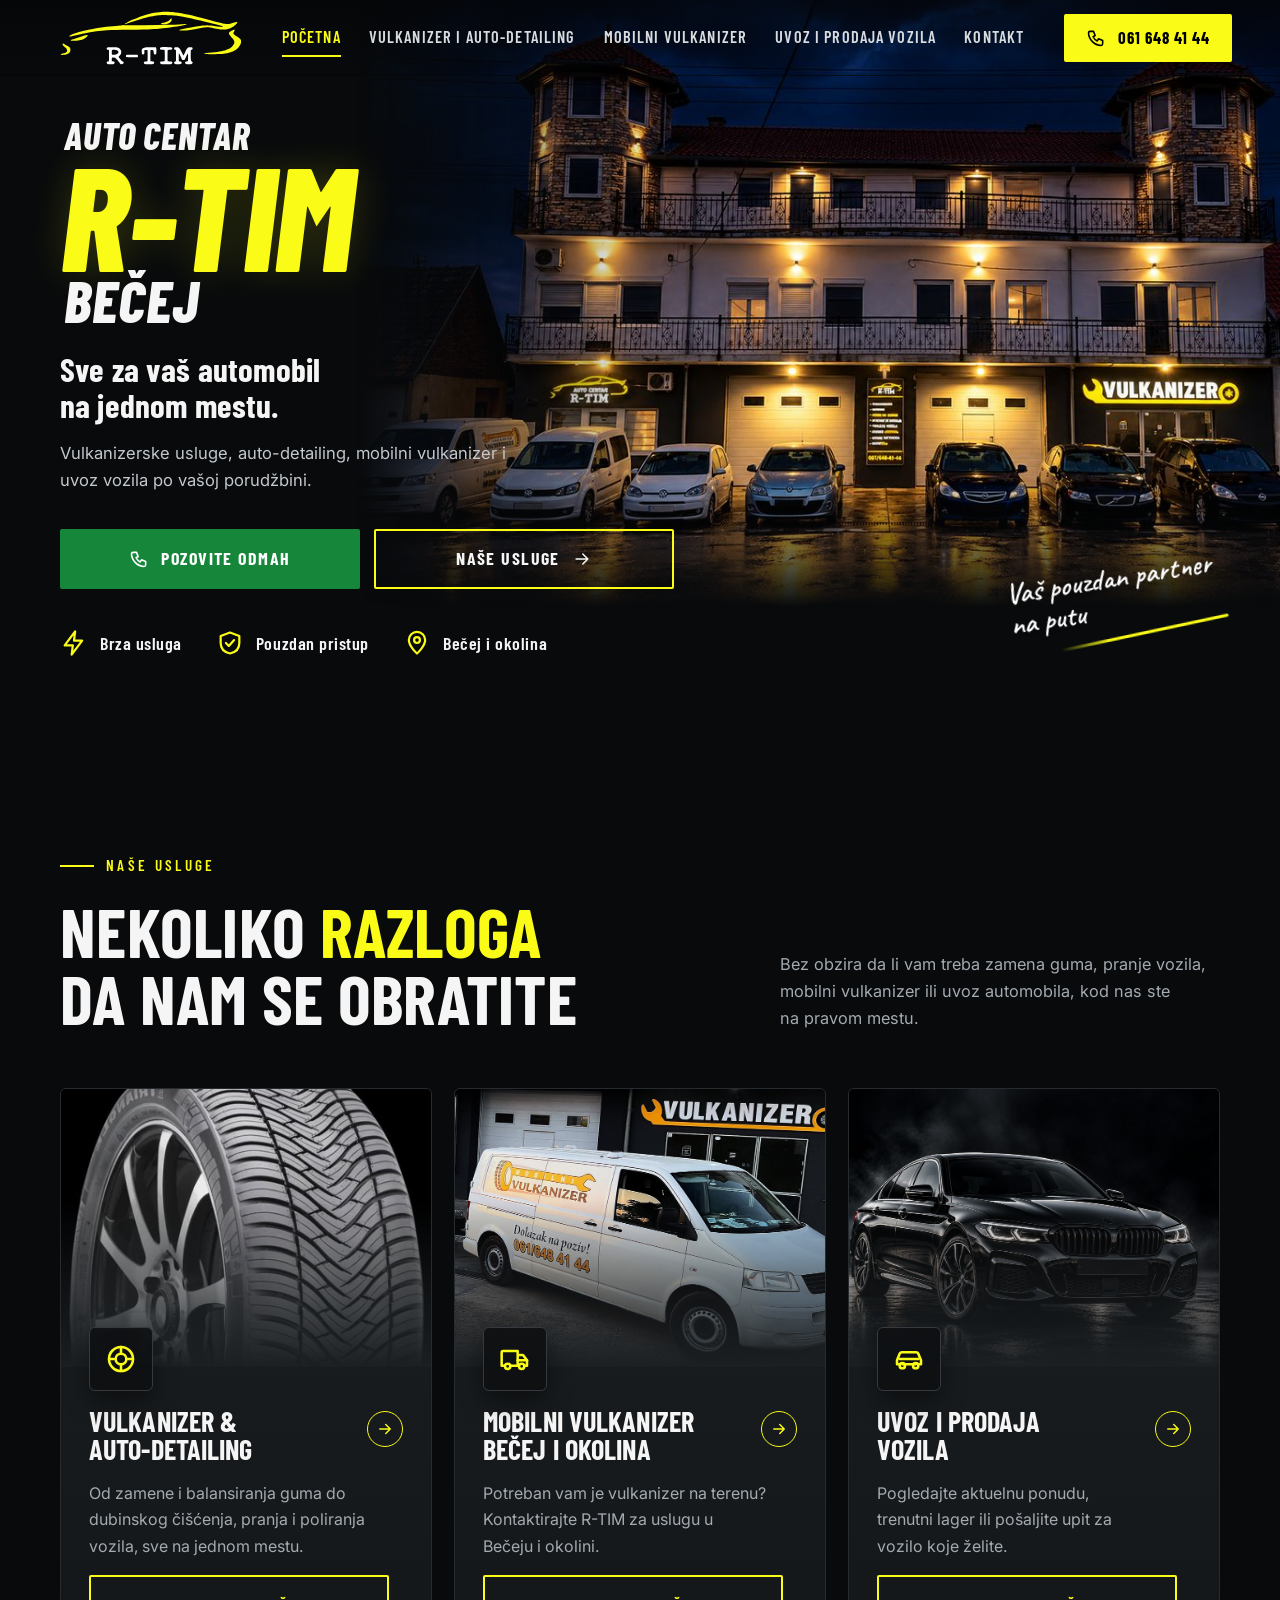
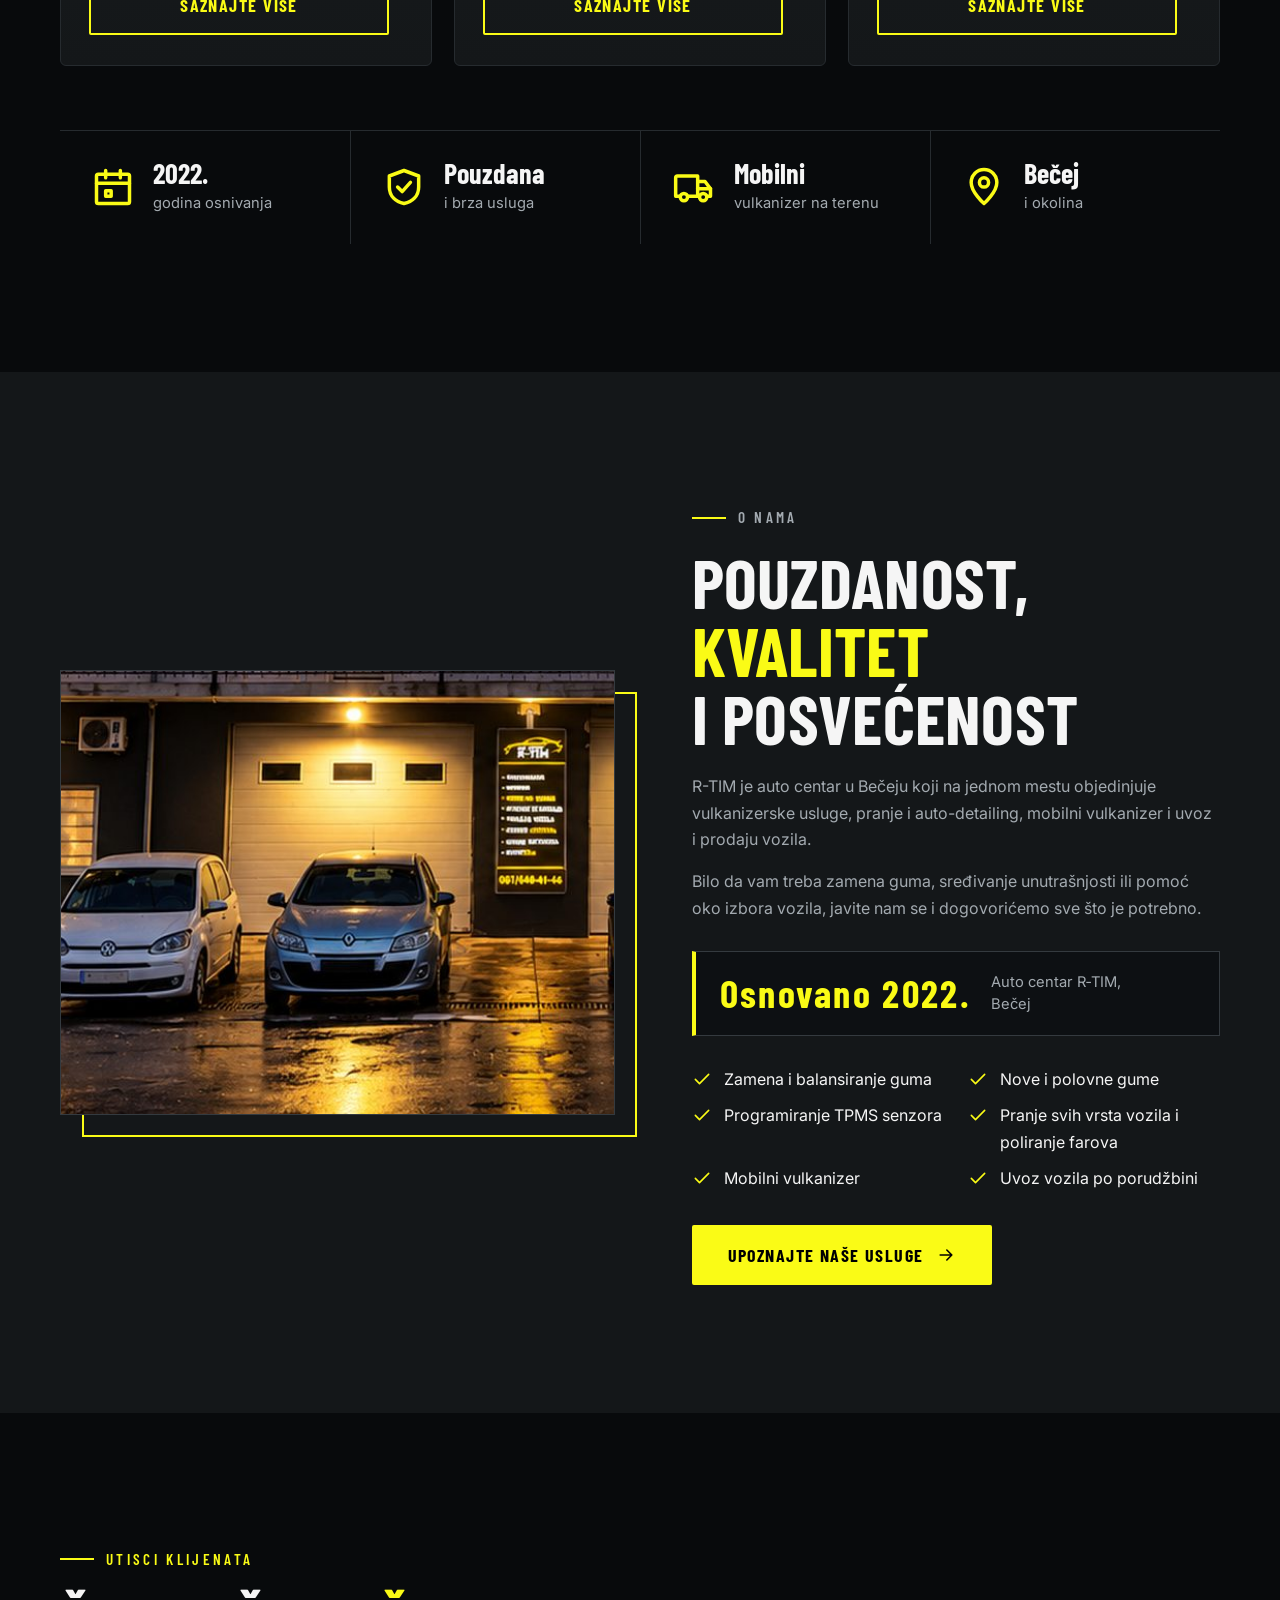
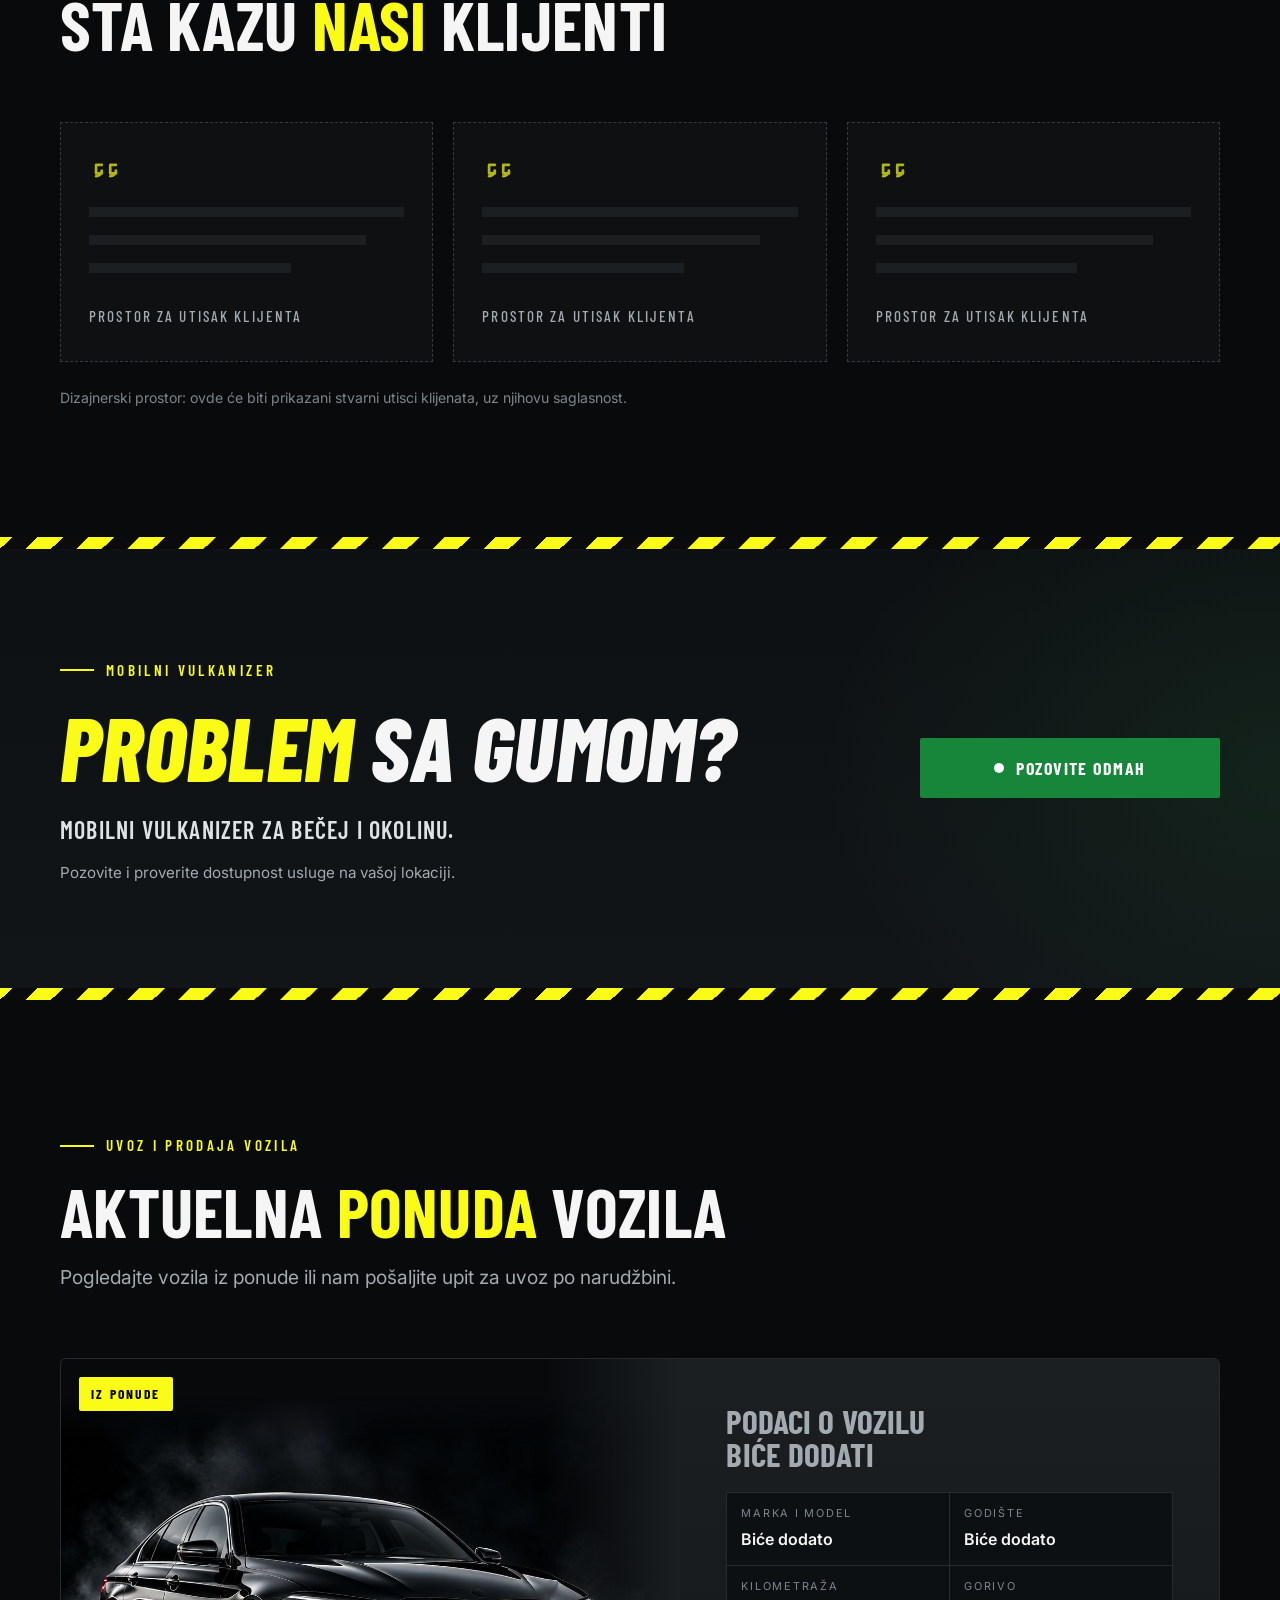
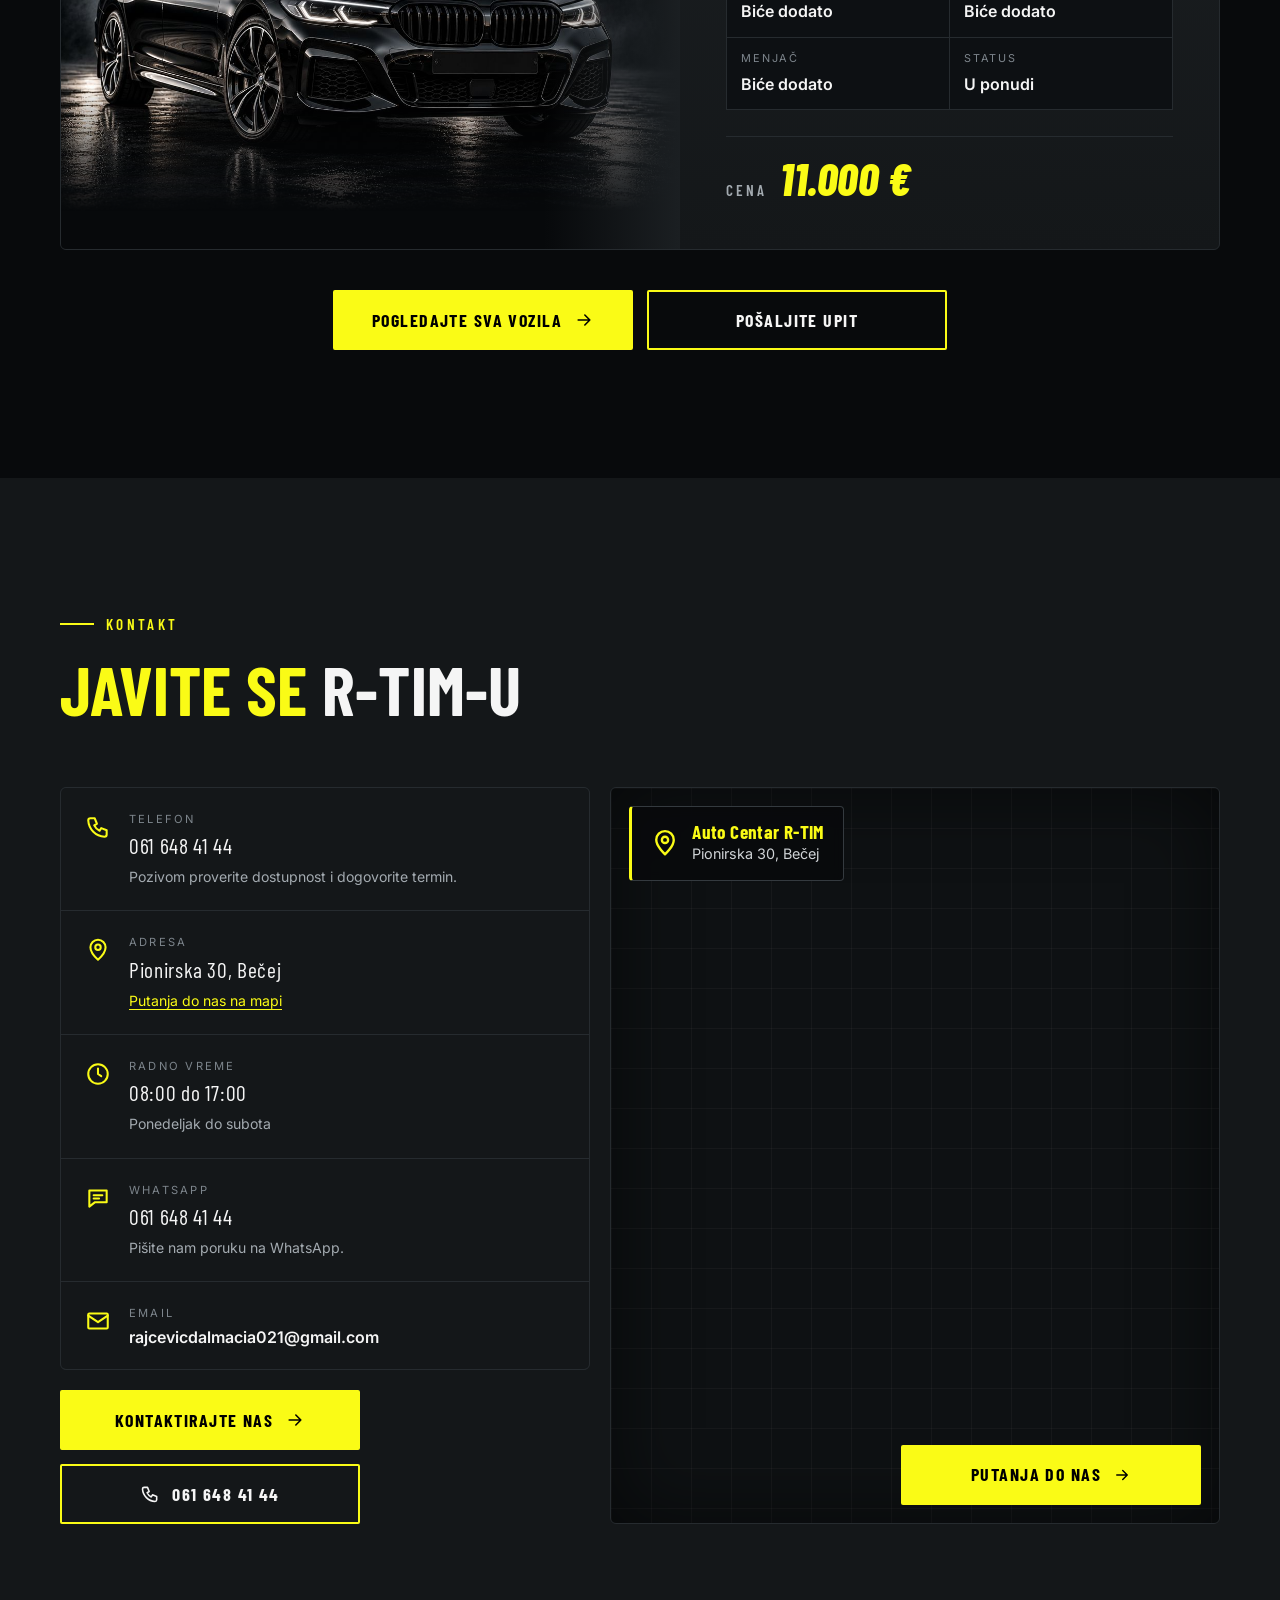
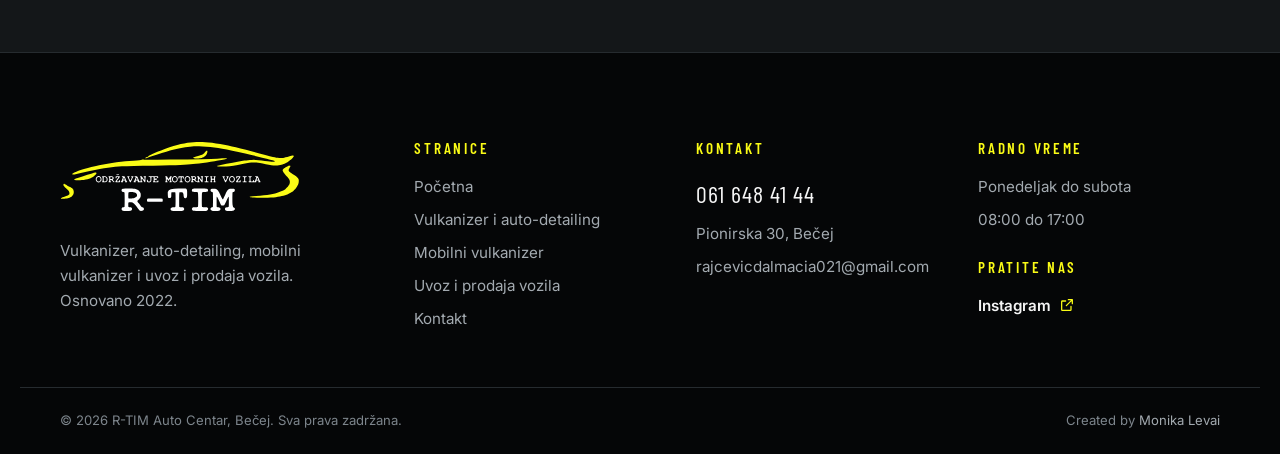
<file: index.html>
<!doctype html>
<html lang="sr-Latn" class="no-js">
<head>
<meta charset="utf-8">
<meta name="viewport" content="width=device-width, initial-scale=1">
<title>R-TIM Bečej | vulkanizer, auto-detailing, mobilni vulkanizer i uvoz vozila</title>
<meta name="description" content="Auto centar R-TIM u Bečeju: zamena i balansiranje guma, TPMS, pranje i auto-detailing, mobilni vulkanizer za Bečej i okolinu i uvoz vozila po porudžbini. Tel. 061 648 41 44.">
<meta name="theme-color" content="#080A0C">
<meta property="og:type" content="website">
<meta property="og:locale" content="sr_RS">
<meta property="og:title" content="R-TIM Bečej | vulkanizer, auto-detailing, mobilni vulkanizer i uvoz vozila">
<meta property="og:description" content="Auto centar R-TIM u Bečeju: zamena i balansiranje guma, TPMS, pranje i auto-detailing, mobilni vulkanizer za Bečej i okolinu i uvoz vozila po porudžbini. Tel. 061 648 41 44.">
<meta property="og:image" content="rtim-hero-1800.jpg">
<link rel="icon" href="data:image/svg+xml,%3Csvg xmlns='http://www.w3.org/2000/svg' viewBox='0 0 32 32'%3E%3Cpath d='M0 0h32v23l-9 9H0z' fill='%23FAFB16'/%3E%3Ctext x='16' y='23' text-anchor='middle' font-family='Arial' font-weight='700' font-size='19'%3ER%3C/text%3E%3C/svg%3E">
<link rel="preconnect" href="https://fonts.googleapis.com">
<link rel="preconnect" href="https://fonts.gstatic.com" crossorigin>
<link href="https://fonts.googleapis.com/css2?family=Inter:wght@400;500;600;700&amp;family=Barlow+Condensed:ital,wght@0,500;0,600;0,700;0,800;1,700;1,800&amp;family=Caveat:wght@600&amp;display=swap&amp;subset=latin-ext" rel="stylesheet">
<link rel="stylesheet" href="style.css">
<script type="application/ld+json">
{"@context":"https://schema.org","@type":"AutoRepair","name":"Auto Centar R-TIM","image":"rtim-hero-1800.jpg",
"telephone":"+381616484144","contactPoint":{"@type":"ContactPoint","telephone":"+381616484144","contactType":"customer service","availableLanguage":"sr"},"email":"rajcevicdalmacia021@gmail.com","foundingDate":"2022",
"address":{"@type":"PostalAddress","streetAddress":"Pionirska 30","postalCode":"21220","addressLocality":"Bečej","addressCountry":"RS"},
"openingHoursSpecification":[{"@type":"OpeningHoursSpecification","dayOfWeek":["Monday","Tuesday","Wednesday","Thursday","Friday","Saturday"],"opens":"08:00","closes":"17:00"}],
"areaServed":"Bečej i okolina","sameAs":["https://www.instagram.com/auto_centar_r_tim/"]}
</script>
<link rel="stylesheet" href="intro.css">
<!-- INTRO: odluka pre prvog iscrtavanja (jednom po sesiji; ?intro=1 za test; bez introa uz prefers-reduced-motion) -->
<script>
(function(){try{var d=document.documentElement,f=/[?&]intro=1/.test(location.search),s=sessionStorage.getItem("rtimIntroSeen"),r=window.matchMedia&&matchMedia("(prefers-reduced-motion: reduce)").matches;if(!r&&(f||!s)){d.classList.add("intro-on","intro-lock");["bg","rim","rim-blur","rim-blur2","rim-original","caliper"].forEach(function(n){var l=document.createElement("link");l.rel="preload";l.as="image";l.href=""+n+".webp";document.head.appendChild(l);});}}catch(e){}})();
</script>
</head>
<body class="draft has-hero">
<!-- INTRO overlay: dekorativan; sadržaj stranice ispod je odmah u DOM-u -->
<div class="intro" id="intro">
  <div class="intro-stage" aria-hidden="true">
    <img class="intro-bg" data-src="bg.webp" alt="" width="1672" height="941" decoding="async">
    <div class="intro-wheel">
      <img class="intro-rim intro-rim--sharp" data-src="rim.webp" alt="" width="500" height="500" decoding="async">
      <img class="intro-rim intro-rim--blur" data-src="rim-blur.webp" alt="" width="500" height="500" decoding="async" style="opacity:0">
      <img class="intro-rim intro-rim--blur2" data-src="rim-blur2.webp" alt="" width="500" height="500" decoding="async" style="opacity:0">
      <img class="intro-rim intro-rim--orig" data-src="rim-original.webp" alt="" width="500" height="500" decoding="async">
      <img class="intro-caliper" data-src="caliper.webp" alt="" width="500" height="500" decoding="async">
    </div>
    <canvas class="intro-fx"></canvas>
  </div>
  <div class="intro-flash" aria-hidden="true"></div>
  <button class="intro-skip" type="button" aria-label="Preskoči uvodnu animaciju">Preskoči</button>
</div>

<a class="skip-link" href="#sadrzaj">Preskoči na sadržaj</a>
<header class="site-header">
  <div class="wrap header-inner">
    <a class="logo" href="index.html" aria-label="R-TIM Auto Centar Bečej, početna">
      <img src="rtim-logo-compact.svg" alt="R-TIM" width="542" height="161">
    </a>
    <button class="nav-toggle" type="button" aria-expanded="false" aria-controls="main-nav" aria-label="Otvori meni"><span></span></button>
    <nav class="main-nav" id="main-nav" aria-label="Glavna navigacija">
      <ul>
        <li><a href="index.html" aria-current="page">Početna</a></li>
        <li><a href="vulkanizer-perionica.html">Vulkanizer i auto-detailing</a></li>
        <li><a href="mobilni-vulkanizer.html">Mobilni vulkanizer</a></li>
        <li><a href="uvoz-prodaja-vozila.html">Uvoz i prodaja vozila</a></li>
        <li><a href="kontakt.html">Kontakt</a></li>
      </ul>
      <div class="nav-extra">
        <a class="btn" href="tel:+381616484144"><svg viewBox="0 0 24 24" fill="none" stroke="currentColor" stroke-width="1.9" stroke-linecap="round" stroke-linejoin="round" aria-hidden="true" focusable="false"><path d="M5 4h4l2 5-2.5 1.5a11 11 0 0 0 5 5L15 13l5 2v4a2 2 0 0 1-2 2A16 16 0 0 1 3 6a2 2 0 0 1 2-2"/></svg><span>Pozovite 061 648 41 44</span></a>
        <a class="btn btn--call" href="tel:+381616484144"><span class="ring" aria-hidden="true"></span><span>Mobilni vulkanizer</span></a>
        <p>Pon. do sub. 08:00 do 17:00 · Pionirska 30, Bečej</p>
      </div>
    </nav>
    <a class="btn header-call" href="tel:+381616484144" aria-label="Pozovite R-TIM na 061 648 41 44"><svg viewBox="0 0 24 24" fill="none" stroke="currentColor" stroke-width="1.9" stroke-linecap="round" stroke-linejoin="round" aria-hidden="true" focusable="false"><path d="M5 4h4l2 5-2.5 1.5a11 11 0 0 0 5 5L15 13l5 2v4a2 2 0 0 1-2 2A16 16 0 0 1 3 6a2 2 0 0 1 2-2"/></svg><span class="num">061 648 41 44</span></a>
  </div>
</header>
<main id="sadrzaj">

<section class="hero" aria-labelledby="hero-title">
  <div class="hero-media">
    <img src="rtim-hero-1800.jpg" srcset="rtim-hero-1000.jpg 1000w, rtim-hero-1800.jpg 1800w" sizes="(max-width: 900px) 100vw, 66vw" alt="Objekat auto centra R-TIM u Bečeju noću: R-TIM i vulkanizer, parkirana vozila ispred" width="1800" height="1186" fetchpriority="high" decoding="async">
  </div>
  <div class="wrap hero-content">
    <h1 id="hero-title" class="hero-title">
      <span class="ht-top">Auto centar</span>
      <span class="ht-brand">R-TIM</span>
      <span class="ht-city">Bečej</span>
    </h1>
    <p class="hero-sub"><span>Sve za vaš automobil</span> <span>na jednom mestu.</span></p>
    <p class="hero-desc">Vulkanizerske usluge, auto-detailing, mobilni vulkanizer i uvoz vozila po vašoj porudžbini.</p>
    <div class="btn-row">
      <a class="btn btn--call" href="tel:+381616484144"><svg viewBox="0 0 24 24" fill="none" stroke="currentColor" stroke-width="1.9" stroke-linecap="round" stroke-linejoin="round" aria-hidden="true" focusable="false"><path d="M5 4h4l2 5-2.5 1.5a11 11 0 0 0 5 5L15 13l5 2v4a2 2 0 0 1-2 2A16 16 0 0 1 3 6a2 2 0 0 1 2-2"/></svg><span>Pozovite odmah</span></a>
      <a class="btn btn--ghost" href="#usluge"><span>Naše usluge</span><svg viewBox="0 0 24 24" fill="none" stroke="currentColor" stroke-width="1.9" stroke-linecap="round" stroke-linejoin="round" aria-hidden="true" focusable="false"><path d="M5 12h14M13 6l6 6-6 6"/></svg></a>
    </div>
    <ul class="hero-trust" aria-label="Zašto R-TIM">
      <li><svg viewBox="0 0 24 24" fill="none" stroke="currentColor" stroke-width="1.9" stroke-linecap="round" stroke-linejoin="round" aria-hidden="true" focusable="false"><path d="M13 2L4 14h7l-1 8 9-12h-7l1-8z"/></svg><span>Brza usluga</span></li>
      <li><svg viewBox="0 0 24 24" fill="none" stroke="currentColor" stroke-width="1.9" stroke-linecap="round" stroke-linejoin="round" aria-hidden="true" focusable="false"><path d="M12 3l8 3v6c0 5-3.5 8-8 9-4.5-1-8-4-8-9V6l8-3z"/><path d="M8.5 12l2.5 2.5 4.5-5"/></svg><span>Pouzdan pristup</span></li>
      <li><svg viewBox="0 0 24 24" fill="none" stroke="currentColor" stroke-width="1.9" stroke-linecap="round" stroke-linejoin="round" aria-hidden="true" focusable="false"><path d="M12 21s-7-6.2-7-11.5A7 7 0 0 1 19 9.5C19 14.8 12 21 12 21z"/><circle cx="12" cy="9.5" r="2.5"/></svg><span>Bečej i okolina</span></li>
    </ul>
  </div>
  <p class="hero-script" aria-hidden="true">Vaš pouzdan partner<br>na putu</p>
</section>

<section class="section services" id="usluge" aria-labelledby="usluge-title">
  <div class="wrap">
    <div class="svc-head reveal">
      <div>
        <p class="eyebrow">Naše usluge</p>
        <h2 id="usluge-title" class="h-lg">Nekoliko <span class="accent">razloga</span><br>da nam se obratite</h2>
      </div>
      <p class="svc-intro">Bez obzira da li vam treba zamena guma, pranje vozila, mobilni vulkanizer ili uvoz automobila, kod nas ste na pravom mestu.</p>
    </div>
    <div class="svc-grid">
      <article class="svc-card reveal">
        <div class="media"><img src="usluga-gume.jpg" alt="Guma sa alu felnom" loading="lazy" width="789" height="592"></div>
        <div class="body">
          <span class="svc-ico"><svg viewBox="0 0 24 24" fill="none" stroke="currentColor" stroke-width="1.9" stroke-linecap="round" stroke-linejoin="round" aria-hidden="true" focusable="false"><circle cx="12" cy="12" r="9"/><circle cx="12" cy="12" r="4"/><path d="M12 3v5M12 16v5M3 12h5M16 12h5"/></svg></span>
          <div class="svc-title"><h3>Vulkanizer &amp;<br>auto-detailing</h3><span class="svc-arrow" aria-hidden="true"><svg viewBox="0 0 24 24" fill="none" stroke="currentColor" stroke-width="1.9" stroke-linecap="round" stroke-linejoin="round" aria-hidden="true" focusable="false"><path d="M5 12h14M13 6l6 6-6 6"/></svg></span></div>
          <p>Od zamene i balansiranja guma do dubinskog čišćenja, pranja i poliranja vozila, sve na jednom mestu.</p>
          <a class="btn btn--outline stretched" href="vulkanizer-perionica.html">Saznajte više<span class="sr-only"> o vulkanizeru i auto-detailingu</span></a>
        </div>
      </article>
      <article class="svc-card reveal">
        <div class="media"><img src="usluga-mobilni.jpg" alt="Vozilo R-TIM mobilnog vulkanizera ispred objekta" loading="lazy" width="900" height="675"></div>
        <div class="body">
          <span class="svc-ico"><svg viewBox="0 0 24 24" fill="none" stroke="currentColor" stroke-width="1.9" stroke-linecap="round" stroke-linejoin="round" aria-hidden="true" focusable="false"><path d="M2 17V7a1 1 0 0 1 1-1h11v11M14 9h4l3 4v4h-2M2 17h2M9 17h6"/><circle cx="6.5" cy="17.5" r="2"/><circle cx="17" cy="17.5" r="2"/><path d="M14 13h7"/></svg></span>
          <div class="svc-title"><h3>Mobilni vulkanizer<br>Bečej i okolina</h3><span class="svc-arrow" aria-hidden="true"><svg viewBox="0 0 24 24" fill="none" stroke="currentColor" stroke-width="1.9" stroke-linecap="round" stroke-linejoin="round" aria-hidden="true" focusable="false"><path d="M5 12h14M13 6l6 6-6 6"/></svg></span></div>
          <p>Potreban vam je vulkanizer na terenu? Kontaktirajte R-TIM za uslugu u Bečeju i okolini.</p>
          <a class="btn btn--outline stretched" href="mobilni-vulkanizer.html">Saznajte više<span class="sr-only"> o mobilnom vulkanizeru</span></a>
        </div>
      </article>
      <article class="svc-card reveal">
        <div class="media"><img src="usluga-uvoz.jpg" alt="Crni automobil na mokrom asfaltu u tamnom studiju" loading="lazy" width="900" height="675"></div>
        <div class="body">
          <span class="svc-ico"><svg viewBox="0 0 24 24" fill="none" stroke="currentColor" stroke-width="1.9" stroke-linecap="round" stroke-linejoin="round" aria-hidden="true" focusable="false"><path d="M3 16v-3l2-5a2 2 0 0 1 2-1h10a2 2 0 0 1 2 1l2 5v3h-2M5 16H3M7 16h10"/><circle cx="7" cy="17" r="2"/><circle cx="17" cy="17" r="2"/><path d="M5 12h14"/></svg></span>
          <div class="svc-title"><h3>Uvoz i prodaja<br>vozila</h3><span class="svc-arrow" aria-hidden="true"><svg viewBox="0 0 24 24" fill="none" stroke="currentColor" stroke-width="1.9" stroke-linecap="round" stroke-linejoin="round" aria-hidden="true" focusable="false"><path d="M5 12h14M13 6l6 6-6 6"/></svg></span></div>
          <p><span class="br-lg">Pogledajte aktuelnu ponudu,</span> trenutni lager ili pošaljite upit za vozilo koje želite.</p>
          <a class="btn btn--outline stretched" href="uvoz-prodaja-vozila.html">Saznajte više<span class="sr-only"> o uvozu i prodaji vozila</span></a>
        </div>
      </article>
    </div>
    <ul class="facts reveal" aria-label="R-TIM ukratko">
      <li><svg viewBox="0 0 24 24" fill="none" stroke="currentColor" stroke-width="1.9" stroke-linecap="round" stroke-linejoin="round" aria-hidden="true" focusable="false"><rect x="3" y="5" width="18" height="16" rx="1"/><path d="M3 10h18M8 3v4M16 3v4M8 14h3v3H8z"/></svg><div><strong>2022.</strong><span>godina osnivanja</span></div></li>
      <li><svg viewBox="0 0 24 24" fill="none" stroke="currentColor" stroke-width="1.9" stroke-linecap="round" stroke-linejoin="round" aria-hidden="true" focusable="false"><path d="M12 3l8 3v6c0 5-3.5 8-8 9-4.5-1-8-4-8-9V6l8-3z"/><path d="M8.5 12l2.5 2.5 4.5-5"/></svg><div><strong>Pouzdana</strong><span>i brza usluga</span></div></li>
      <li><svg viewBox="0 0 24 24" fill="none" stroke="currentColor" stroke-width="1.9" stroke-linecap="round" stroke-linejoin="round" aria-hidden="true" focusable="false"><path d="M2 17V7a1 1 0 0 1 1-1h11v11M14 9h4l3 4v4h-2M2 17h2M9 17h6"/><circle cx="6.5" cy="17.5" r="2"/><circle cx="17" cy="17.5" r="2"/><path d="M14 13h7"/></svg><div><strong>Mobilni</strong><span>vulkanizer na terenu</span></div></li>
      <li><svg viewBox="0 0 24 24" fill="none" stroke="currentColor" stroke-width="1.9" stroke-linecap="round" stroke-linejoin="round" aria-hidden="true" focusable="false"><path d="M12 21s-7-6.2-7-11.5A7 7 0 0 1 19 9.5C19 14.8 12 21 12 21z"/><circle cx="12" cy="9.5" r="2.5"/></svg><div><strong>Bečej</strong><span>i okolina</span></div></li>
    </ul>
  </div>
</section>

<section class="section section--graphite" aria-labelledby="onama-title">
  <div class="wrap split">
    <div class="split-media reveal">
      <div class="frame"><img src="rtim-ulaz.jpg" alt="Ulaz u auto centar R-TIM sa osvetljenim logotipom i garažnim vratima" loading="lazy" width="1000" height="428"></div>
    </div>
    <div class="split-text reveal">
      <p class="eyebrow">O nama</p>
      <h2 id="onama-title" class="h-lg">Pouzdanost, <span class="accent">kvalitet</span> i posvećenost</h2>
      <p>R-TIM je auto centar u Bečeju koji na jednom mestu objedinjuje vulkanizerske usluge, pranje i auto-detailing, mobilni vulkanizer i uvoz i prodaju vozila.</p>
      <p>Bilo da vam treba zamena guma, sređivanje unutrašnjosti ili pomoć oko izbora vozila, javite nam se i dogovorićemo sve što je potrebno.</p>
      <div class="founded"><strong class="accent">Osnovano 2022.</strong><span>Auto centar R&#8209;TIM,<br>Bečej</span></div>
      <ul class="check-list check-list--2">
        <li><svg viewBox="0 0 24 24" fill="none" stroke="currentColor" stroke-width="1.9" stroke-linecap="round" stroke-linejoin="round" aria-hidden="true" focusable="false"><path d="M4 12.5l5 5L20 6.5"/></svg><span>Zamena i balansiranje guma</span></li>
        <li><svg viewBox="0 0 24 24" fill="none" stroke="currentColor" stroke-width="1.9" stroke-linecap="round" stroke-linejoin="round" aria-hidden="true" focusable="false"><path d="M4 12.5l5 5L20 6.5"/></svg><span>Nove i polovne gume</span></li>
        <li><svg viewBox="0 0 24 24" fill="none" stroke="currentColor" stroke-width="1.9" stroke-linecap="round" stroke-linejoin="round" aria-hidden="true" focusable="false"><path d="M4 12.5l5 5L20 6.5"/></svg><span>Programiranje TPMS senzora</span></li>
        <li><svg viewBox="0 0 24 24" fill="none" stroke="currentColor" stroke-width="1.9" stroke-linecap="round" stroke-linejoin="round" aria-hidden="true" focusable="false"><path d="M4 12.5l5 5L20 6.5"/></svg><span>Pranje svih vrsta vozila i poliranje farova</span></li>
        <li><svg viewBox="0 0 24 24" fill="none" stroke="currentColor" stroke-width="1.9" stroke-linecap="round" stroke-linejoin="round" aria-hidden="true" focusable="false"><path d="M4 12.5l5 5L20 6.5"/></svg><span>Mobilni vulkanizer</span></li>
        <li><svg viewBox="0 0 24 24" fill="none" stroke="currentColor" stroke-width="1.9" stroke-linecap="round" stroke-linejoin="round" aria-hidden="true" focusable="false"><path d="M4 12.5l5 5L20 6.5"/></svg><span>Uvoz vozila po porudžbini</span></li>
      </ul>
      <a class="btn" href="vulkanizer-perionica.html">Upoznajte naše usluge <svg viewBox="0 0 24 24" fill="none" stroke="currentColor" stroke-width="1.9" stroke-linecap="round" stroke-linejoin="round" aria-hidden="true" focusable="false"><path d="M5 12h14M13 6l6 6-6 6"/></svg></a>
    </div>
  </div>
</section>

<!-- UTISCI KLIJENATA — placeholder. Sakrivanje: RTIM_CONFIG.prikaziUtiske = false u js/main.js
     (ili obrišite ovu sekciju). Ne prikazivati izmišljene utiske. -->
<section class="section" data-section="utisci" aria-labelledby="utisci-title">
  <div class="wrap">
    <div class="sec-head reveal">
      <p class="eyebrow">Utisci klijenata</p>
      <h2 id="utisci-title" class="h-lg">Šta kažu <span class="accent">naši</span> klijenti</h2>
    </div>
    <div class="testi-grid">
      <div class="testi reveal"><svg viewBox="0 0 24 24" fill="none" stroke="currentColor" stroke-width="1.9" stroke-linecap="round" stroke-linejoin="round" aria-hidden="true" focusable="false"><path d="M9 7H5v6h4v-2a4 4 0 0 1-4 4M19 7h-4v6h4v-2a4 4 0 0 1-4 4"/></svg><span class="ph-line"></span><span class="ph-line"></span><span class="ph-line"></span><strong>Prostor za utisak klijenta</strong></div>
      <div class="testi reveal"><svg viewBox="0 0 24 24" fill="none" stroke="currentColor" stroke-width="1.9" stroke-linecap="round" stroke-linejoin="round" aria-hidden="true" focusable="false"><path d="M9 7H5v6h4v-2a4 4 0 0 1-4 4M19 7h-4v6h4v-2a4 4 0 0 1-4 4"/></svg><span class="ph-line"></span><span class="ph-line"></span><span class="ph-line"></span><strong>Prostor za utisak klijenta</strong></div>
      <div class="testi reveal"><svg viewBox="0 0 24 24" fill="none" stroke="currentColor" stroke-width="1.9" stroke-linecap="round" stroke-linejoin="round" aria-hidden="true" focusable="false"><path d="M9 7H5v6h4v-2a4 4 0 0 1-4 4M19 7h-4v6h4v-2a4 4 0 0 1-4 4"/></svg><span class="ph-line"></span><span class="ph-line"></span><span class="ph-line"></span><strong>Prostor za utisak klijenta</strong></div>
    </div>
    <p class="section-note">Dizajnerski prostor: ovde će biti prikazani stvarni utisci klijenata, uz njihovu saglasnost.</p>
  </div>
</section>

<section class="banner" aria-labelledby="banner-title">
  <span class="hazard hazard--top" aria-hidden="true"></span>
  <div class="wrap banner-inner reveal">
    <div class="banner-text">
      <p class="eyebrow">Mobilni vulkanizer</p>
      <h2 id="banner-title"><span class="accent">Problem</span> sa&nbsp;gumom?</h2>
      <p class="banner-lead">Mobilni vulkanizer za Bečej i okolinu.</p>
      <p class="small-note">Pozovite i proverite dostupnost usluge na vašoj lokaciji.</p>
    </div>
    <div class="banner-cta">
      <a class="btn btn--call" href="tel:+381616484144"><span class="ring" aria-hidden="true"></span><span>Pozovite odmah</span></a>
    </div>
  </div>
  <span class="hazard hazard--bottom" aria-hidden="true"></span>
</section>

<section class="section" aria-labelledby="vozila-title">
  <div class="wrap">
    <div class="sec-head sec-head--row reveal">
      <div>
        <p class="eyebrow">Uvoz i prodaja vozila</p>
        <h2 id="vozila-title" class="h-lg">Aktuelna <span class="accent">ponuda</span> vozila</h2>
        <p class="lead">Pogledajte vozila iz ponude ili nam pošaljite upit za uvoz po narudžbini.</p>
      </div>
    </div>
    <!-- ISTAKNUTO VOZILO: zameniti sliku i podatke stvarnim vozilom iz ponude -->
    <article class="featured-car reveal">
      <div class="fc-media">
        <img src="vozilo-istaknuto.jpg" alt="Crni sedan iz ponude R-TIM" loading="lazy" width="1200" height="800">
        <span class="fc-badge">Iz ponude</span>
      </div>
      <div class="fc-body">
        <h3 class="fc-title">Podaci o vozilu<br>biće dodati</h3>
        <dl class="fc-specs">
          <div><dt>Marka i model</dt><dd>Biće dodato</dd></div>
          <div><dt>Godište</dt><dd>Biće dodato</dd></div>
          <div><dt>Kilometraža</dt><dd>Biće dodato</dd></div>
          <div><dt>Gorivo</dt><dd>Biće dodato</dd></div>
          <div><dt>Menjač</dt><dd>Biće dodato</dd></div>
          <div><dt>Status</dt><dd>U ponudi</dd></div>
        </dl>
        <!-- CENA: primer; upisati stvarnu cenu vozila -->
        <p class="fc-price"><span>Cena</span> <strong>11.000&nbsp;€</strong></p>
      </div>
    </article>
    <div class="fc-actions reveal">
      <a class="btn" href="uvoz-prodaja-vozila.html#ponuda">Pogledajte sva vozila <svg viewBox="0 0 24 24" fill="none" stroke="currentColor" stroke-width="1.9" stroke-linecap="round" stroke-linejoin="round" aria-hidden="true" focusable="false"><path d="M5 12h14M13 6l6 6-6 6"/></svg></a>
      <a class="btn btn--ghost" href="uvoz-prodaja-vozila.html#upit">Pošaljite upit</a>
    </div>
  </div>
</section>

<section class="section section--graphite" aria-labelledby="kontakt-title">
  <div class="wrap">
    <div class="sec-head reveal">
      <p class="eyebrow">Kontakt</p>
      <h2 id="kontakt-title" class="h-lg"><span class="accent">Javite se</span> R-TIM-u</h2>
    </div>
    <div class="contact-grid">
      <div class="reveal">
        <ul class="info-list">
      <li class="info-item"><svg viewBox="0 0 24 24" fill="none" stroke="currentColor" stroke-width="1.9" stroke-linecap="round" stroke-linejoin="round" aria-hidden="true" focusable="false"><path d="M5 4h4l2 5-2.5 1.5a11 11 0 0 0 5 5L15 13l5 2v4a2 2 0 0 1-2 2A16 16 0 0 1 3 6a2 2 0 0 1 2-2"/></svg><div><small>Telefon</small><a class="val" href="tel:+381616484144">061 648 41 44</a><span class="note">Pozivom proverite dostupnost i dogovorite termin.</span></div></li>
      <li class="info-item"><svg viewBox="0 0 24 24" fill="none" stroke="currentColor" stroke-width="1.9" stroke-linecap="round" stroke-linejoin="round" aria-hidden="true" focusable="false"><path d="M12 21s-7-6.2-7-11.5A7 7 0 0 1 19 9.5C19 14.8 12 21 12 21z"/><circle cx="12" cy="9.5" r="2.5"/></svg><div><small>Adresa</small><span class="val">Pionirska 30, Bečej</span><a class="note map-inline" href="https://www.google.com/maps/dir/?api=1&destination=Pionirska%2030%2C%2021220%20Be%C4%8Dej%2C%20Srbija" target="_blank" rel="noopener">Putanja do nas na mapi</a></div></li>
      <li class="info-item"><svg viewBox="0 0 24 24" fill="none" stroke="currentColor" stroke-width="1.9" stroke-linecap="round" stroke-linejoin="round" aria-hidden="true" focusable="false"><circle cx="12" cy="12" r="9"/><path d="M12 7v5l3 2"/></svg><div><small>Radno vreme</small><span class="val">08:00 do 17:00</span><span class="note">Ponedeljak do subota</span></div></li>
      <li class="info-item"><svg viewBox="0 0 24 24" fill="none" stroke="currentColor" stroke-width="1.9" stroke-linecap="round" stroke-linejoin="round" aria-hidden="true" focusable="false"><path d="M4 5h16v11H9l-5 4V5z"/><path d="M8 9.5h8M8 12.5h5"/></svg><div><small>WhatsApp</small><a class="val" href="https://wa.me/381616484144" target="_blank" rel="noopener">061 648 41 44</a><span class="note">Pišite nam poruku na WhatsApp.</span></div></li>
      <li class="info-item"><svg viewBox="0 0 24 24" fill="none" stroke="currentColor" stroke-width="1.9" stroke-linecap="round" stroke-linejoin="round" aria-hidden="true" focusable="false"><rect x="3" y="5" width="18" height="14" rx="1"/><path d="M3 7l9 6 9-6"/></svg><div><small>Email</small><a class="val val--email" href="mailto:rajcevicdalmacia021@gmail.com">rajcevicdalmacia021@gmail.com</a></div></li>
    </ul>
        <div class="btn-row" style="margin-top:20px">
          <a class="btn" href="kontakt.html">Kontaktirajte nas <svg viewBox="0 0 24 24" fill="none" stroke="currentColor" stroke-width="1.9" stroke-linecap="round" stroke-linejoin="round" aria-hidden="true" focusable="false"><path d="M5 12h14M13 6l6 6-6 6"/></svg></a>
          <a class="btn btn--ghost" href="tel:+381616484144"><svg viewBox="0 0 24 24" fill="none" stroke="currentColor" stroke-width="1.9" stroke-linecap="round" stroke-linejoin="round" aria-hidden="true" focusable="false"><path d="M5 4h4l2 5-2.5 1.5a11 11 0 0 0 5 5L15 13l5 2v4a2 2 0 0 1-2 2A16 16 0 0 1 3 6a2 2 0 0 1 2-2"/></svg><span>061 648 41 44</span></a>
        </div>
      </div>
      <div class="map reveal">
        <iframe src="https://maps.google.com/maps?q=Pionirska%2030%2C%2021220%20Be%C4%8Dej%2C%20Srbija&z=16&hl=sr&output=embed" title="Mapa: Auto Centar R-TIM, Pionirska 30, Bečej" loading="lazy" referrerpolicy="no-referrer-when-downgrade" tabindex="-1" aria-hidden="true"></iframe>
        <a class="map-link" href="https://www.google.com/maps/dir/?api=1&destination=Pionirska%2030%2C%2021220%20Be%C4%8Dej%2C%20Srbija" target="_blank" rel="noopener" aria-label="Otvorite putanju do R-TIM-a, Pionirska 30, Bečej, u Google mapama">
          <span class="map-card"><svg viewBox="0 0 24 24" fill="none" stroke="currentColor" stroke-width="1.9" stroke-linecap="round" stroke-linejoin="round" aria-hidden="true" focusable="false"><path d="M12 21s-7-6.2-7-11.5A7 7 0 0 1 19 9.5C19 14.8 12 21 12 21z"/><circle cx="12" cy="9.5" r="2.5"/></svg><span><strong>Auto Centar R-TIM</strong><span>Pionirska 30, Bečej</span></span></span>
          <span class="map-cta">Putanja do nas <svg viewBox="0 0 24 24" fill="none" stroke="currentColor" stroke-width="1.9" stroke-linecap="round" stroke-linejoin="round" aria-hidden="true" focusable="false"><path d="M5 12h14M13 6l6 6-6 6"/></svg></span>
        </a>
      </div>
    </div>
  </div>
</section>

</main>
<footer class="site-footer">
  <div class="wrap">
    <div class="foot-grid">
      <div class="foot-brand">
        <a class="logo logo--full" href="index.html" aria-label="R-TIM, početna">
          <img src="rtim-logo.svg" alt="R-TIM, održavanje motornih vozila" width="562" height="166">
        </a>
        <p>Vulkanizer, auto-detailing, mobilni vulkanizer i uvoz i prodaja vozila. Osnovano 2022.</p>
      </div>
      <div>
        <h4>Stranice</h4>
        <ul>
          <li><a href="index.html">Početna</a></li>
          <li><a href="vulkanizer-perionica.html">Vulkanizer i auto-detailing</a></li>
          <li><a href="mobilni-vulkanizer.html">Mobilni vulkanizer</a></li>
          <li><a href="uvoz-prodaja-vozila.html">Uvoz i prodaja vozila</a></li>
          <li><a href="kontakt.html">Kontakt</a></li>
        </ul>
      </div>
      <div>
        <h4>Kontakt</h4>
        <ul>
          <li><a class="foot-phone" href="tel:+381616484144">061 648 41 44</a></li>
          <li>Pionirska 30, Bečej</li>
          <li><a href="mailto:rajcevicdalmacia021@gmail.com" class="foot-email">rajcevicdalmacia021@gmail.com</a></li>
        </ul>
      </div>
      <div>
        <h4>Radno vreme</h4>
        <ul>
          <li>Ponedeljak do subota</li>
          <li>08:00 do 17:00</li>
        </ul>
        <h4 class="foot-follow">Pratite nas</h4>
        <ul>
          <li><a class="foot-social" href="https://www.instagram.com/auto_centar_r_tim/" target="_blank" rel="noopener">Instagram <span class="sr-only">(otvara se u novom prozoru)</span><svg viewBox="0 0 24 24" fill="none" stroke="currentColor" stroke-width="1.9" stroke-linecap="round" stroke-linejoin="round" aria-hidden="true" focusable="false"><path d="M14 4h6v6M20 4l-9 9M18 14v5a1 1 0 0 1-1 1H5a1 1 0 0 1-1-1V7a1 1 0 0 1 1-1h5"/></svg></a></li>
        </ul>
      </div>
    </div>
  </div>
  <div class="wrap foot-bottom">
    <span>© <span data-year>2026</span> R-TIM Auto Centar, Bečej. Sva prava zadržana.</span>
    <span>Created by <a href="https://monikalevai.com/" target="_blank" rel="noopener">Monika Levai</a></span>
  </div>
</footer>
<a class="btn btn--call float-call" href="tel:+381616484144" aria-label="Pozovite mobilni vulkanizer na 061 648 41 44"><span class="ring" aria-hidden="true"></span><span>Pozovite mobilni vulkanizer</span></a>
<script src="intro.js"></script>
<script src="main.js"></script>
</body>
</html>
</file>
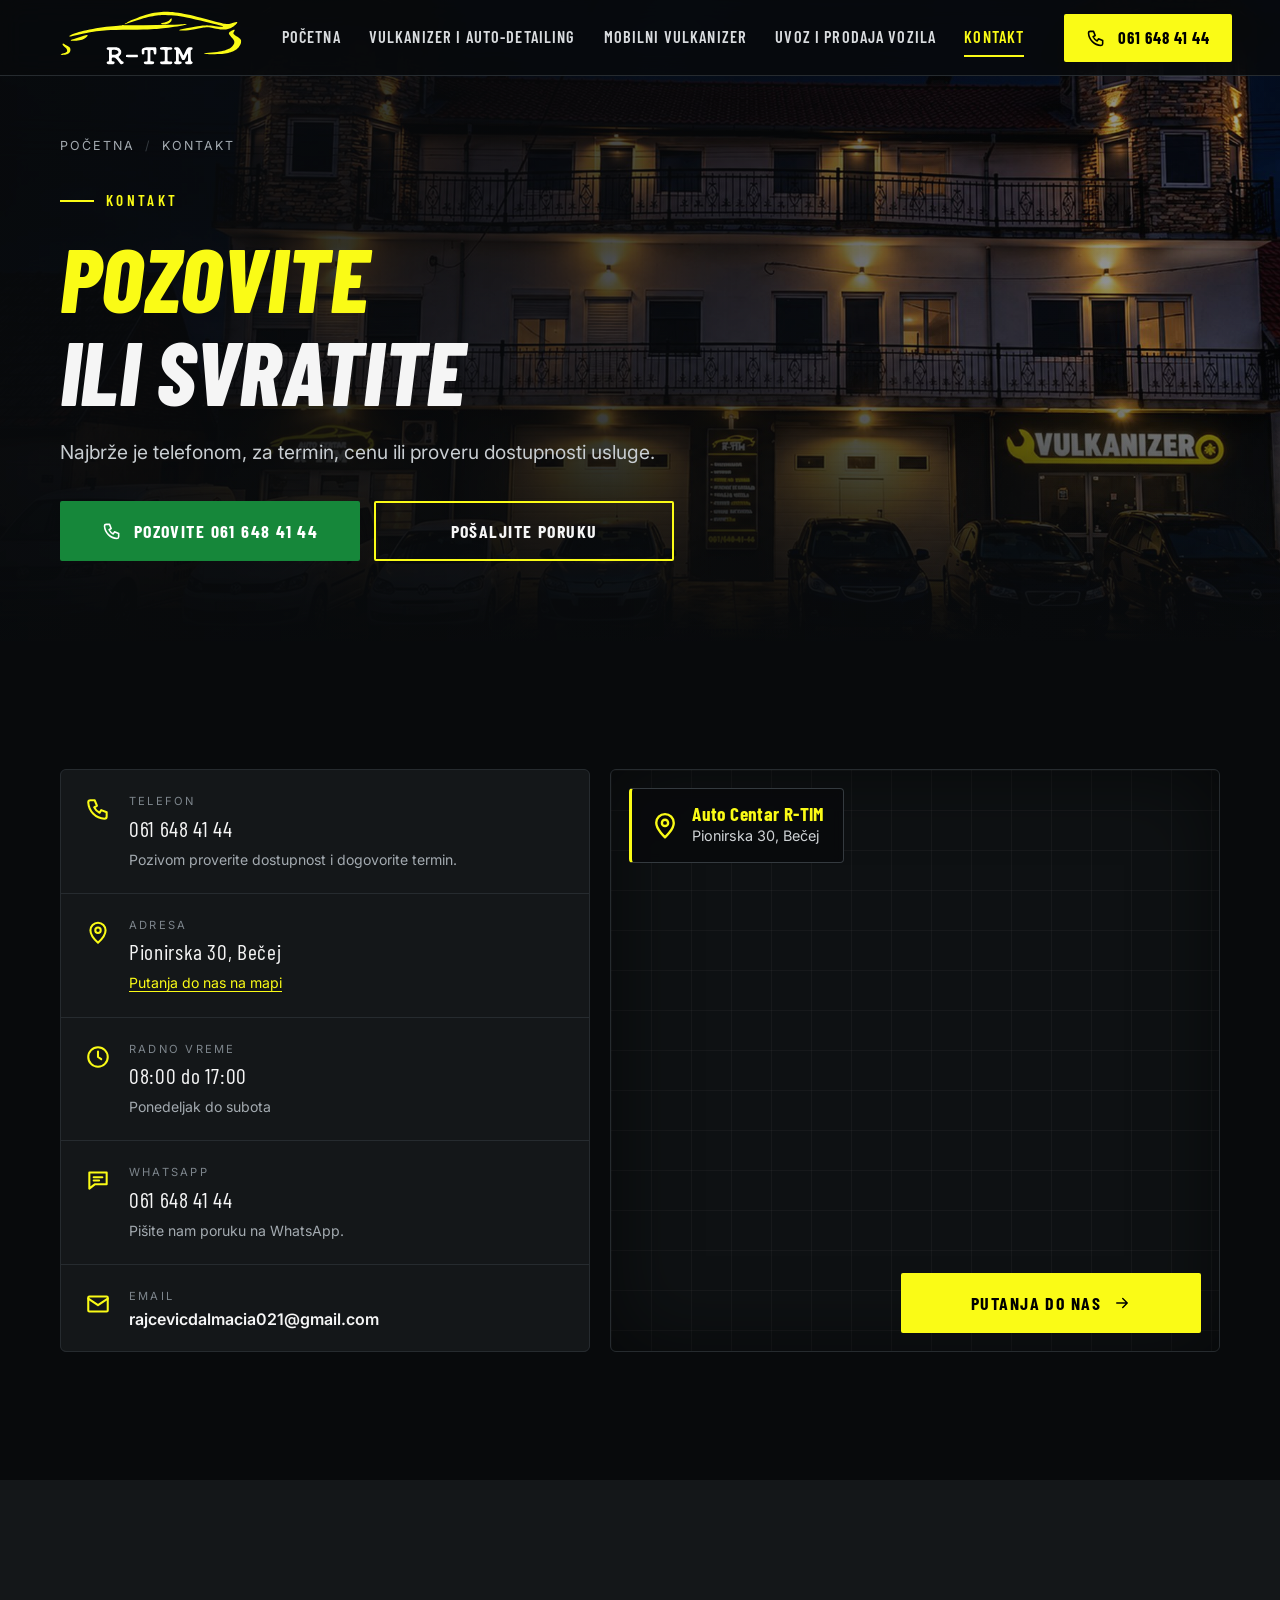
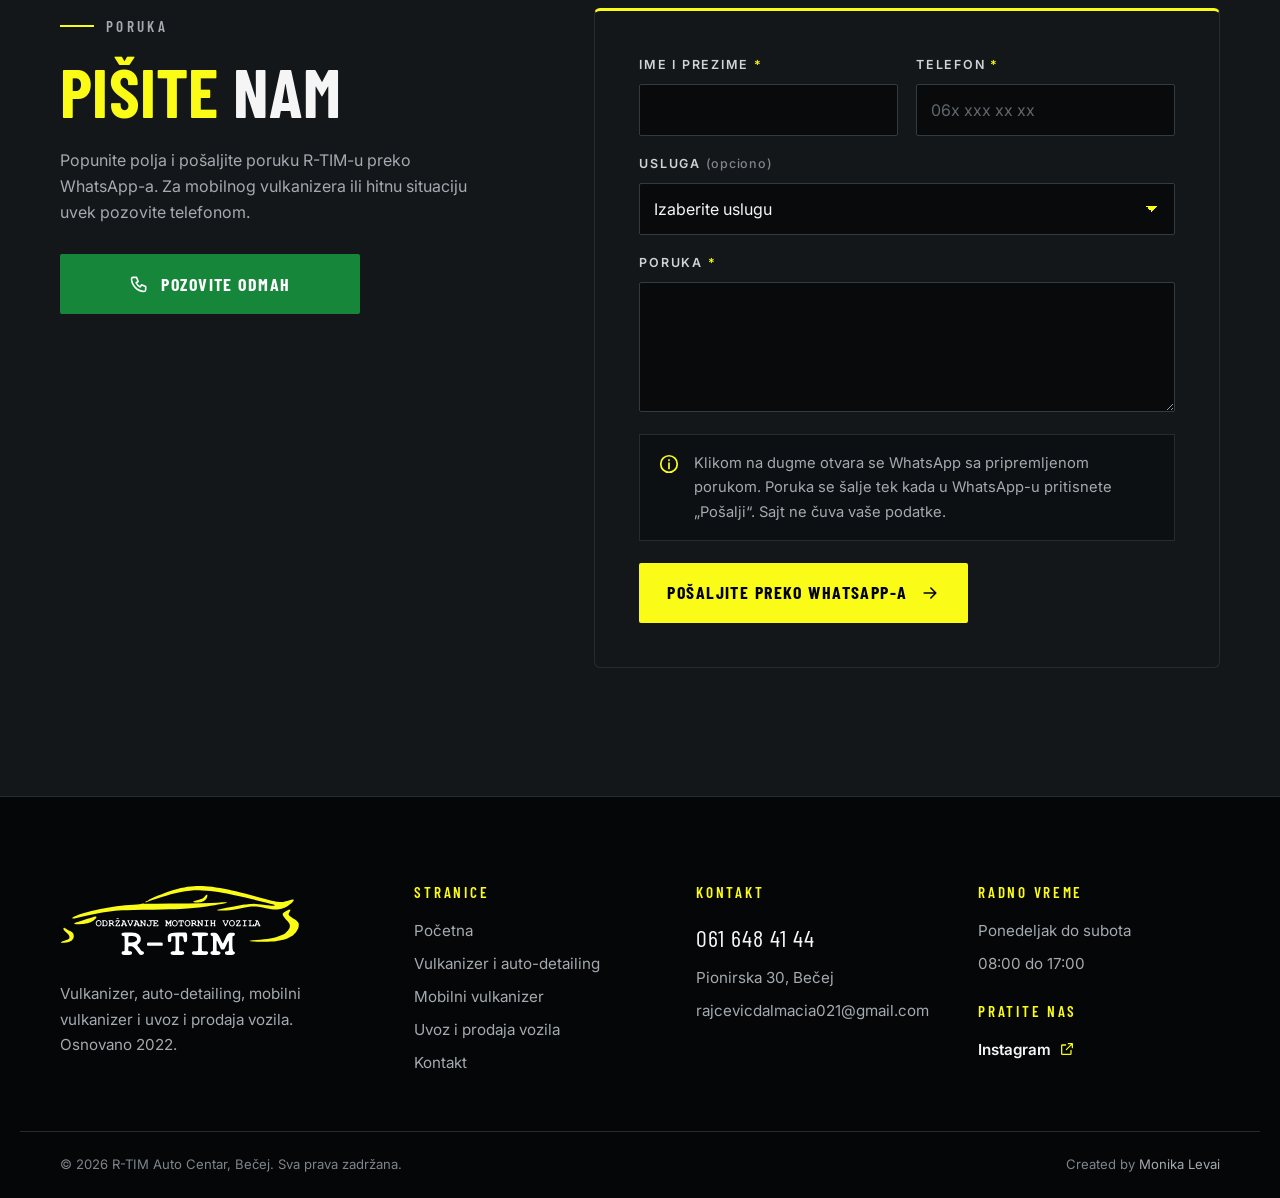
<file: kontakt.html>
<!doctype html>
<html lang="sr-Latn" class="no-js">
<head>
<meta charset="utf-8">
<meta name="viewport" content="width=device-width, initial-scale=1">
<title>Kontakt | R-TIM Auto Centar Bečej</title>
<meta name="description" content="Kontakt R-TIM Bečej: telefon 061 648 41 44, adresa Pionirska 30, radno vreme ponedeljak do subota 08:00 do 17:00. Vulkanizer, auto-detailing, mobilni vulkanizer i uvoz vozila.">
<meta name="theme-color" content="#080A0C">
<meta property="og:type" content="website">
<meta property="og:locale" content="sr_RS">
<meta property="og:title" content="Kontakt | R-TIM Auto Centar Bečej">
<meta property="og:description" content="Kontakt R-TIM Bečej: telefon 061 648 41 44, adresa Pionirska 30, radno vreme ponedeljak do subota 08:00 do 17:00. Vulkanizer, auto-detailing, mobilni vulkanizer i uvoz vozila.">
<meta property="og:image" content="rtim-hero-1800.jpg">
<link rel="icon" href="data:image/svg+xml,%3Csvg xmlns='http://www.w3.org/2000/svg' viewBox='0 0 32 32'%3E%3Cpath d='M0 0h32v23l-9 9H0z' fill='%23FAFB16'/%3E%3Ctext x='16' y='23' text-anchor='middle' font-family='Arial' font-weight='700' font-size='19'%3ER%3C/text%3E%3C/svg%3E">
<link rel="preconnect" href="https://fonts.googleapis.com">
<link rel="preconnect" href="https://fonts.gstatic.com" crossorigin>
<link href="https://fonts.googleapis.com/css2?family=Inter:wght@400;500;600;700&amp;family=Barlow+Condensed:ital,wght@0,500;0,600;0,700;0,800;1,700;1,800&amp;family=Caveat:wght@600&amp;display=swap&amp;subset=latin-ext" rel="stylesheet">
<link rel="stylesheet" href="style.css">
</head>
<body class="draft">
<a class="skip-link" href="#sadrzaj">Preskoči na sadržaj</a>
<header class="site-header">
  <div class="wrap header-inner">
    <a class="logo" href="index.html" aria-label="R-TIM Auto Centar Bečej, početna">
      <img src="rtim-logo-compact.svg" alt="R-TIM" width="542" height="161">
    </a>
    <button class="nav-toggle" type="button" aria-expanded="false" aria-controls="main-nav" aria-label="Otvori meni"><span></span></button>
    <nav class="main-nav" id="main-nav" aria-label="Glavna navigacija">
      <ul>
        <li><a href="index.html">Početna</a></li>
        <li><a href="vulkanizer-perionica.html">Vulkanizer i auto-detailing</a></li>
        <li><a href="mobilni-vulkanizer.html">Mobilni vulkanizer</a></li>
        <li><a href="uvoz-prodaja-vozila.html">Uvoz i prodaja vozila</a></li>
        <li><a href="kontakt.html" aria-current="page">Kontakt</a></li>
      </ul>
      <div class="nav-extra">
        <a class="btn" href="tel:+381616484144"><svg viewBox="0 0 24 24" fill="none" stroke="currentColor" stroke-width="1.9" stroke-linecap="round" stroke-linejoin="round" aria-hidden="true" focusable="false"><path d="M5 4h4l2 5-2.5 1.5a11 11 0 0 0 5 5L15 13l5 2v4a2 2 0 0 1-2 2A16 16 0 0 1 3 6a2 2 0 0 1 2-2"/></svg><span>Pozovite 061 648 41 44</span></a>
        <a class="btn btn--call" href="tel:+381616484144"><span class="ring" aria-hidden="true"></span><span>Mobilni vulkanizer</span></a>
        <p>Pon. do sub. 08:00 do 17:00 · Pionirska 30, Bečej</p>
      </div>
    </nav>
    <a class="btn header-call" href="tel:+381616484144" aria-label="Pozovite R-TIM na 061 648 41 44"><svg viewBox="0 0 24 24" fill="none" stroke="currentColor" stroke-width="1.9" stroke-linecap="round" stroke-linejoin="round" aria-hidden="true" focusable="false"><path d="M5 4h4l2 5-2.5 1.5a11 11 0 0 0 5 5L15 13l5 2v4a2 2 0 0 1-2 2A16 16 0 0 1 3 6a2 2 0 0 1 2-2"/></svg><span class="num">061 648 41 44</span></a>
  </div>
</header>
<main id="sadrzaj">

<section class="page-hero" style="min-height:clamp(420px,56vh,560px)" aria-labelledby="page-title">
  <div class="bg"><img src="hero-kontakt.jpg" alt="Objekat auto centra R-TIM u Bečeju noću" width="1800" height="900" style="object-position:center 60%"></div>
  <div class="wrap">
    <ol class="crumbs" style="list-style:none;padding:0;margin:0 0 26px;display:flex"><li><a href="index.html">Početna</a></li><li aria-current="page">Kontakt</li></ol>
    <p class="eyebrow">Kontakt</p>
    <h1 id="page-title"><span class="accent">Pozovite</span> ili svratite</h1>
    <p class="lead">Najbrže je telefonom, za termin, cenu ili proveru dostupnosti usluge.</p>
    <div class="btn-row"><a class="btn btn--call btn--lg" href="tel:+381616484144"><svg viewBox="0 0 24 24" fill="none" stroke="currentColor" stroke-width="1.9" stroke-linecap="round" stroke-linejoin="round" aria-hidden="true" focusable="false"><path d="M5 4h4l2 5-2.5 1.5a11 11 0 0 0 5 5L15 13l5 2v4a2 2 0 0 1-2 2A16 16 0 0 1 3 6a2 2 0 0 1 2-2"/></svg><span>Pozovite 061 648 41 44</span></a><a class="btn btn--ghost btn--lg" href="#poruka">Pošaljite poruku</a></div>
  </div>
</section>

<section class="section" aria-labelledby="podaci-title">
  <div class="wrap">
    <h2 id="podaci-title" class="sr-only">Kontakt podaci</h2>
    <div class="contact-grid">
      <div class="reveal"><ul class="info-list">
      <li class="info-item"><svg viewBox="0 0 24 24" fill="none" stroke="currentColor" stroke-width="1.9" stroke-linecap="round" stroke-linejoin="round" aria-hidden="true" focusable="false"><path d="M5 4h4l2 5-2.5 1.5a11 11 0 0 0 5 5L15 13l5 2v4a2 2 0 0 1-2 2A16 16 0 0 1 3 6a2 2 0 0 1 2-2"/></svg><div><small>Telefon</small><a class="val" href="tel:+381616484144">061 648 41 44</a><span class="note">Pozivom proverite dostupnost i dogovorite termin.</span></div></li>
      <li class="info-item"><svg viewBox="0 0 24 24" fill="none" stroke="currentColor" stroke-width="1.9" stroke-linecap="round" stroke-linejoin="round" aria-hidden="true" focusable="false"><path d="M12 21s-7-6.2-7-11.5A7 7 0 0 1 19 9.5C19 14.8 12 21 12 21z"/><circle cx="12" cy="9.5" r="2.5"/></svg><div><small>Adresa</small><span class="val">Pionirska 30, Bečej</span><a class="note map-inline" href="https://www.google.com/maps/dir/?api=1&destination=Pionirska%2030%2C%2021220%20Be%C4%8Dej%2C%20Srbija" target="_blank" rel="noopener">Putanja do nas na mapi</a></div></li>
      <li class="info-item"><svg viewBox="0 0 24 24" fill="none" stroke="currentColor" stroke-width="1.9" stroke-linecap="round" stroke-linejoin="round" aria-hidden="true" focusable="false"><circle cx="12" cy="12" r="9"/><path d="M12 7v5l3 2"/></svg><div><small>Radno vreme</small><span class="val">08:00 do 17:00</span><span class="note">Ponedeljak do subota</span></div></li>
      <li class="info-item"><svg viewBox="0 0 24 24" fill="none" stroke="currentColor" stroke-width="1.9" stroke-linecap="round" stroke-linejoin="round" aria-hidden="true" focusable="false"><path d="M4 5h16v11H9l-5 4V5z"/><path d="M8 9.5h8M8 12.5h5"/></svg><div><small>WhatsApp</small><a class="val" href="https://wa.me/381616484144" target="_blank" rel="noopener">061 648 41 44</a><span class="note">Pišite nam poruku na WhatsApp.</span></div></li>
      <li class="info-item"><svg viewBox="0 0 24 24" fill="none" stroke="currentColor" stroke-width="1.9" stroke-linecap="round" stroke-linejoin="round" aria-hidden="true" focusable="false"><rect x="3" y="5" width="18" height="14" rx="1"/><path d="M3 7l9 6 9-6"/></svg><div><small>Email</small><a class="val val--email" href="mailto:rajcevicdalmacia021@gmail.com">rajcevicdalmacia021@gmail.com</a></div></li>
    </ul></div>
      <!-- MAPA: posle potvrde tačne lokacije zameniti ovaj blok Google Maps <iframe> embedom. -->
      <div class="map reveal">
        <iframe src="https://maps.google.com/maps?q=Pionirska%2030%2C%2021220%20Be%C4%8Dej%2C%20Srbija&z=16&hl=sr&output=embed" title="Mapa: Auto Centar R-TIM, Pionirska 30, Bečej" loading="lazy" referrerpolicy="no-referrer-when-downgrade" tabindex="-1" aria-hidden="true"></iframe>
        <a class="map-link" href="https://www.google.com/maps/dir/?api=1&destination=Pionirska%2030%2C%2021220%20Be%C4%8Dej%2C%20Srbija" target="_blank" rel="noopener" aria-label="Otvorite putanju do R-TIM-a, Pionirska 30, Bečej, u Google mapama">
          <span class="map-card"><svg viewBox="0 0 24 24" fill="none" stroke="currentColor" stroke-width="1.9" stroke-linecap="round" stroke-linejoin="round" aria-hidden="true" focusable="false"><path d="M12 21s-7-6.2-7-11.5A7 7 0 0 1 19 9.5C19 14.8 12 21 12 21z"/><circle cx="12" cy="9.5" r="2.5"/></svg><span><strong>Auto Centar R-TIM</strong><span>Pionirska 30, Bečej</span></span></span>
          <span class="map-cta">Putanja do nas <svg viewBox="0 0 24 24" fill="none" stroke="currentColor" stroke-width="1.9" stroke-linecap="round" stroke-linejoin="round" aria-hidden="true" focusable="false"><path d="M5 12h14M13 6l6 6-6 6"/></svg></span>
        </a>
      </div>
    </div>
  </div>
</section>

<section class="section section--graphite" id="poruka" aria-labelledby="poruka-title">
  <div class="wrap form-wrap">
    <div class="split-text reveal">
      <p class="eyebrow">Poruka</p>
      <h2 id="poruka-title" class="h-lg"><span class="accent">Pišite</span> nam</h2>
      <p>Popunite polja i pošaljite poruku R-TIM-u preko WhatsApp-a. Za mobilnog vulkanizera ili hitnu situaciju uvek pozovite telefonom.</p>
      <div class="btn-row" style="margin-top:28px">
        <a class="btn btn--call btn--lg" href="tel:+381616484144"><svg viewBox="0 0 24 24" fill="none" stroke="currentColor" stroke-width="1.9" stroke-linecap="round" stroke-linejoin="round" aria-hidden="true" focusable="false"><path d="M5 4h4l2 5-2.5 1.5a11 11 0 0 0 5 5L15 13l5 2v4a2 2 0 0 1-2 2A16 16 0 0 1 3 6a2 2 0 0 1 2-2"/></svg><span>Pozovite odmah</span></a>
      </div>
    </div>
    <div class="form-card reveal">
      <form data-wa-form data-title="Poruka sa sajta R-TIM" novalidate>
        <div class="form-grid">
          <div class="field"><label for="k-ime">Ime i prezime <span class="req" aria-hidden="true">*</span></label><input id="k-ime" aria-describedby="k-ime-err" name="k-ime" type="text" data-label="Ime i prezime" required aria-required="true" autocomplete="name"><span class="err" id="k-ime-err">Ovo polje je obavezno.</span></div>
          <div class="field"><label for="k-tel">Telefon <span class="req" aria-hidden="true">*</span></label><input id="k-tel" aria-describedby="k-tel-err" name="k-tel" type="tel" data-label="Telefon" placeholder="06x xxx xx xx" required aria-required="true" autocomplete="tel"><span class="err" id="k-tel-err">Ovo polje je obavezno.</span></div>
          <div class="field field--full"><label for="k-usluga">Usluga <span class="opt">(opciono)</span></label><select id="k-usluga" name="k-usluga" data-label="Usluga"><option value="">Izaberite uslugu</option><option>Vulkanizer i gume</option><option>Pranje i auto-detailing</option><option>Mobilni vulkanizer</option><option>Uvoz i prodaja vozila</option><option>Ostalo</option></select></div>
          <div class="field field--full"><label for="k-poruka">Poruka <span class="req" aria-hidden="true">*</span></label><textarea id="k-poruka" aria-describedby="k-poruka-err" name="k-poruka" data-label="Poruka" required aria-required="true"></textarea><span class="err" id="k-poruka-err">Ovo polje je obavezno.</span></div>
        </div>
        <div class="form-method"><svg viewBox="0 0 24 24" fill="none" stroke="currentColor" stroke-width="1.9" stroke-linecap="round" stroke-linejoin="round" aria-hidden="true" focusable="false"><circle cx="12" cy="12" r="9"/><path d="M12 11v6M12 7.5v.5"/></svg><p data-method-text>Klikom na dugme otvara se WhatsApp sa pripremljenom porukom. Poruka se šalje tek kada u WhatsApp-u pritisnete „Pošalji“. Sajt ne čuva vaše podatke.</p></div>
        <div class="form-actions">
          <button class="btn btn--lg" type="submit"><span data-submit-label>Pošaljite preko WhatsApp-a</span> <svg viewBox="0 0 24 24" fill="none" stroke="currentColor" stroke-width="1.9" stroke-linecap="round" stroke-linejoin="round" aria-hidden="true" focusable="false"><path d="M5 12h14M13 6l6 6-6 6"/></svg></button>
        </div>
        <div class="form-status" aria-live="polite"></div>
      </form>
    </div>
  </div>
</section>

</main>
<footer class="site-footer">
  <div class="wrap">
    <div class="foot-grid">
      <div class="foot-brand">
        <a class="logo logo--full" href="index.html" aria-label="R-TIM, početna">
          <img src="rtim-logo.svg" alt="R-TIM, održavanje motornih vozila" width="562" height="166">
        </a>
        <p>Vulkanizer, auto-detailing, mobilni vulkanizer i uvoz i prodaja vozila. Osnovano 2022.</p>
      </div>
      <div>
        <h4>Stranice</h4>
        <ul>
          <li><a href="index.html">Početna</a></li>
          <li><a href="vulkanizer-perionica.html">Vulkanizer i auto-detailing</a></li>
          <li><a href="mobilni-vulkanizer.html">Mobilni vulkanizer</a></li>
          <li><a href="uvoz-prodaja-vozila.html">Uvoz i prodaja vozila</a></li>
          <li><a href="kontakt.html">Kontakt</a></li>
        </ul>
      </div>
      <div>
        <h4>Kontakt</h4>
        <ul>
          <li><a class="foot-phone" href="tel:+381616484144">061 648 41 44</a></li>
          <li>Pionirska 30, Bečej</li>
          <li><a href="mailto:rajcevicdalmacia021@gmail.com" class="foot-email">rajcevicdalmacia021@gmail.com</a></li>
        </ul>
      </div>
      <div>
        <h4>Radno vreme</h4>
        <ul>
          <li>Ponedeljak do subota</li>
          <li>08:00 do 17:00</li>
        </ul>
        <h4 class="foot-follow">Pratite nas</h4>
        <ul>
          <li><a class="foot-social" href="https://www.instagram.com/auto_centar_r_tim/" target="_blank" rel="noopener">Instagram <span class="sr-only">(otvara se u novom prozoru)</span><svg viewBox="0 0 24 24" fill="none" stroke="currentColor" stroke-width="1.9" stroke-linecap="round" stroke-linejoin="round" aria-hidden="true" focusable="false"><path d="M14 4h6v6M20 4l-9 9M18 14v5a1 1 0 0 1-1 1H5a1 1 0 0 1-1-1V7a1 1 0 0 1 1-1h5"/></svg></a></li>
        </ul>
      </div>
    </div>
  </div>
  <div class="wrap foot-bottom">
    <span>© <span data-year>2026</span> R-TIM Auto Centar, Bečej. Sva prava zadržana.</span>
    <span>Created by <a href="https://monikalevai.com/" target="_blank" rel="noopener">Monika Levai</a></span>
  </div>
</footer>
<a class="btn btn--call float-call" href="tel:+381616484144" aria-label="Pozovite mobilni vulkanizer na 061 648 41 44"><span class="ring" aria-hidden="true"></span><span>Pozovite mobilni vulkanizer</span></a>
<script src="main.js"></script>
</body>
</html>
</file>
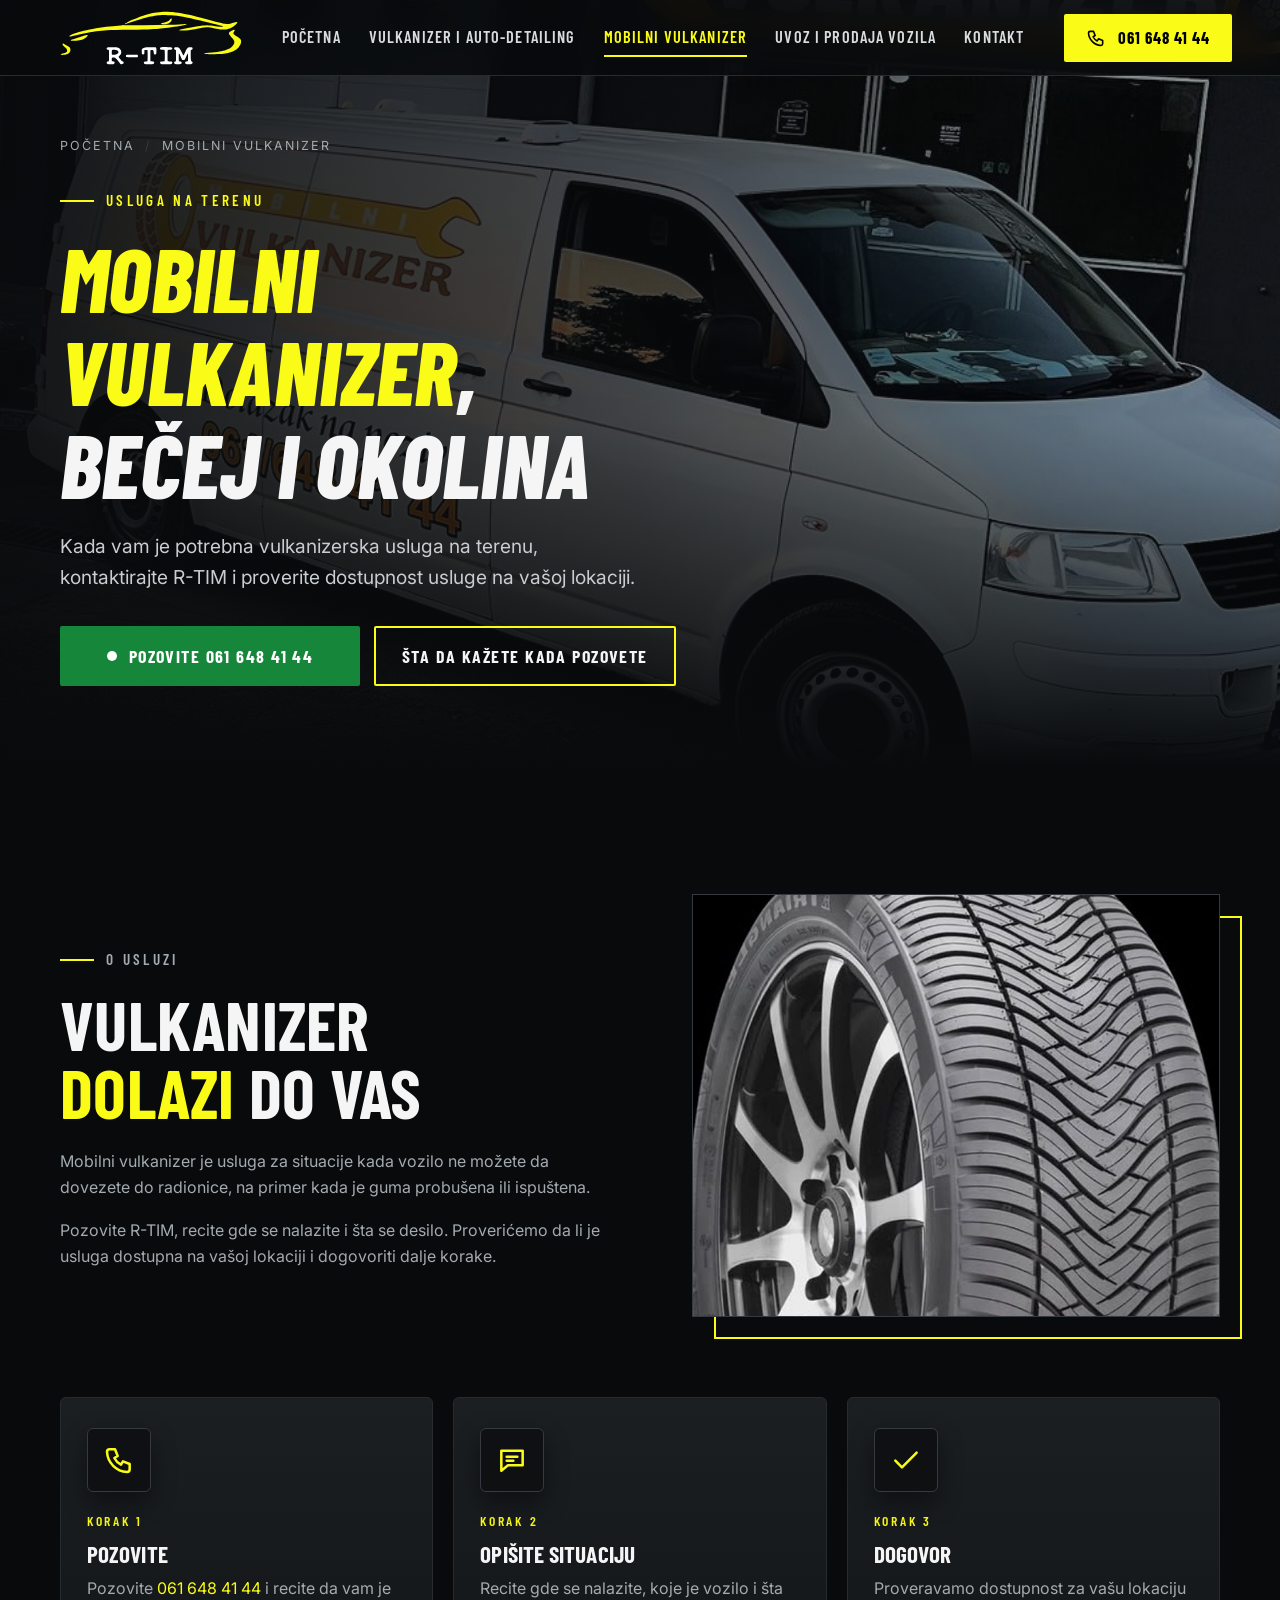
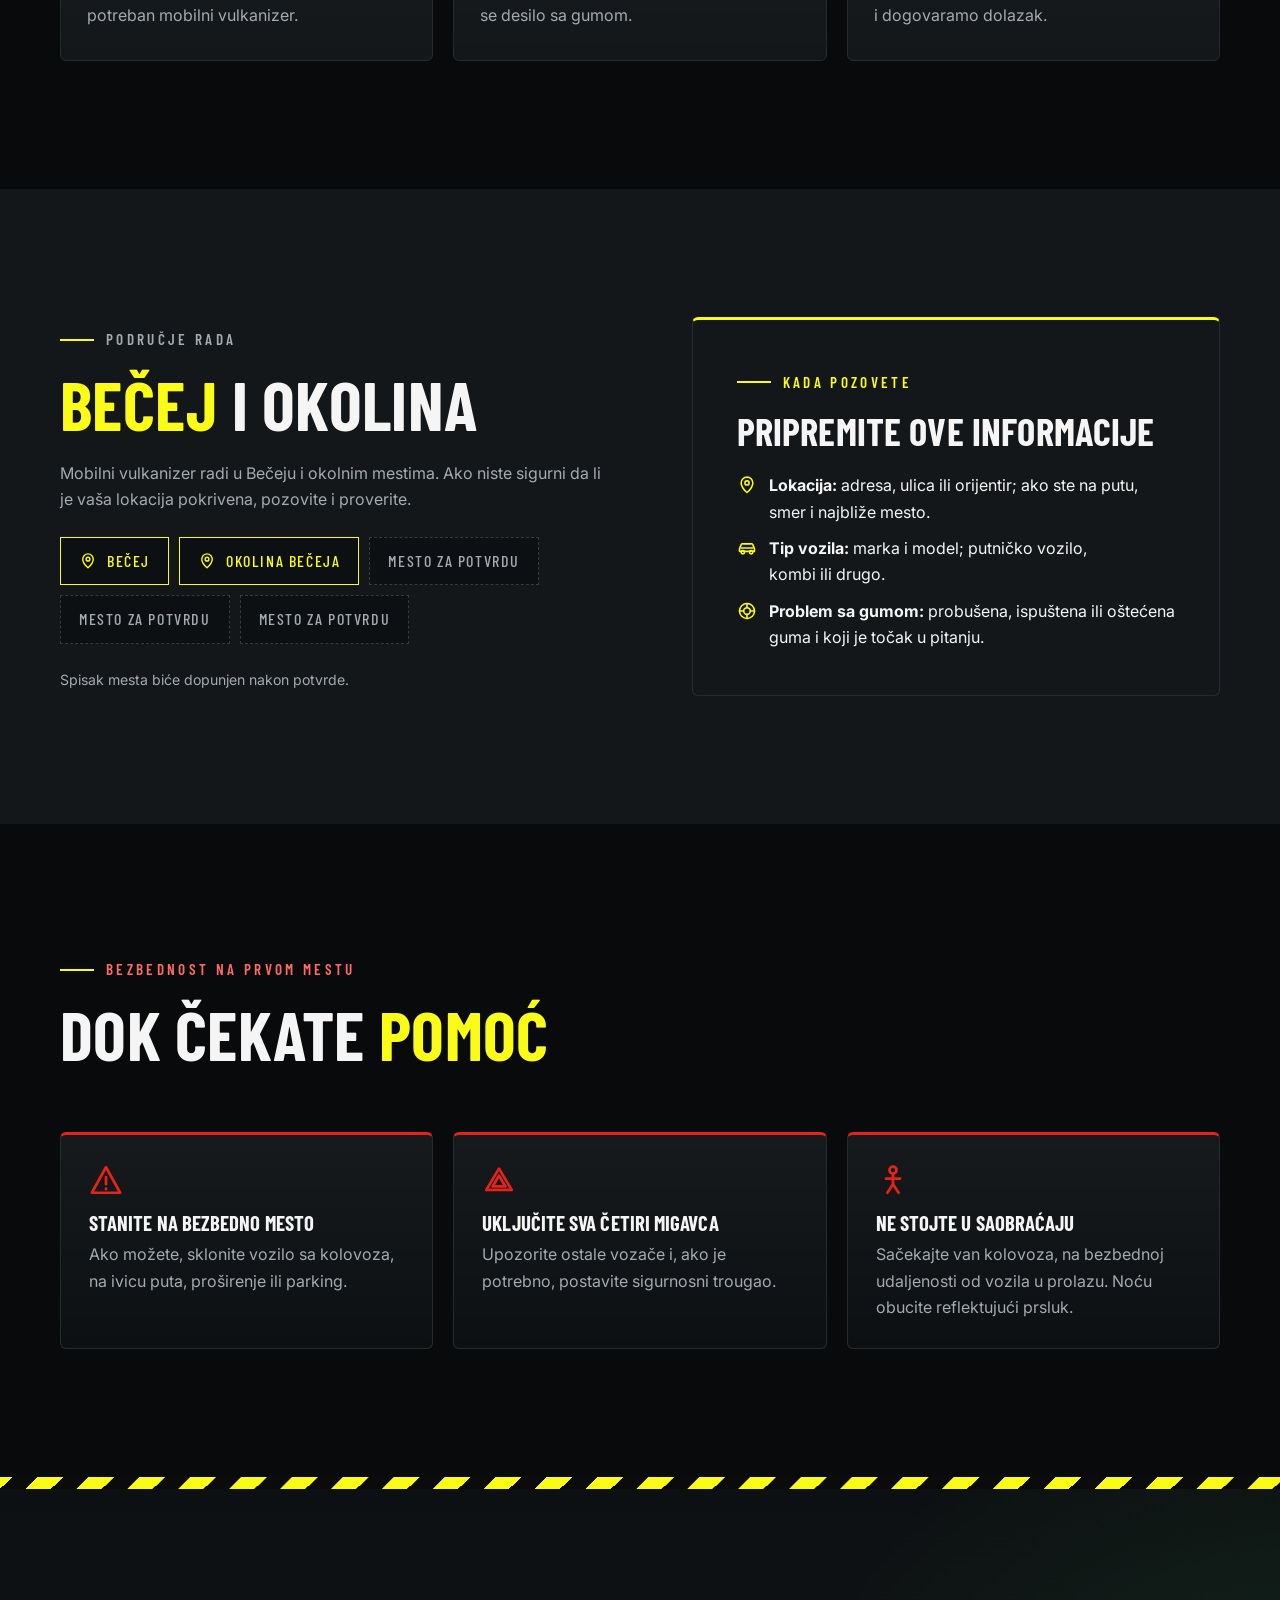
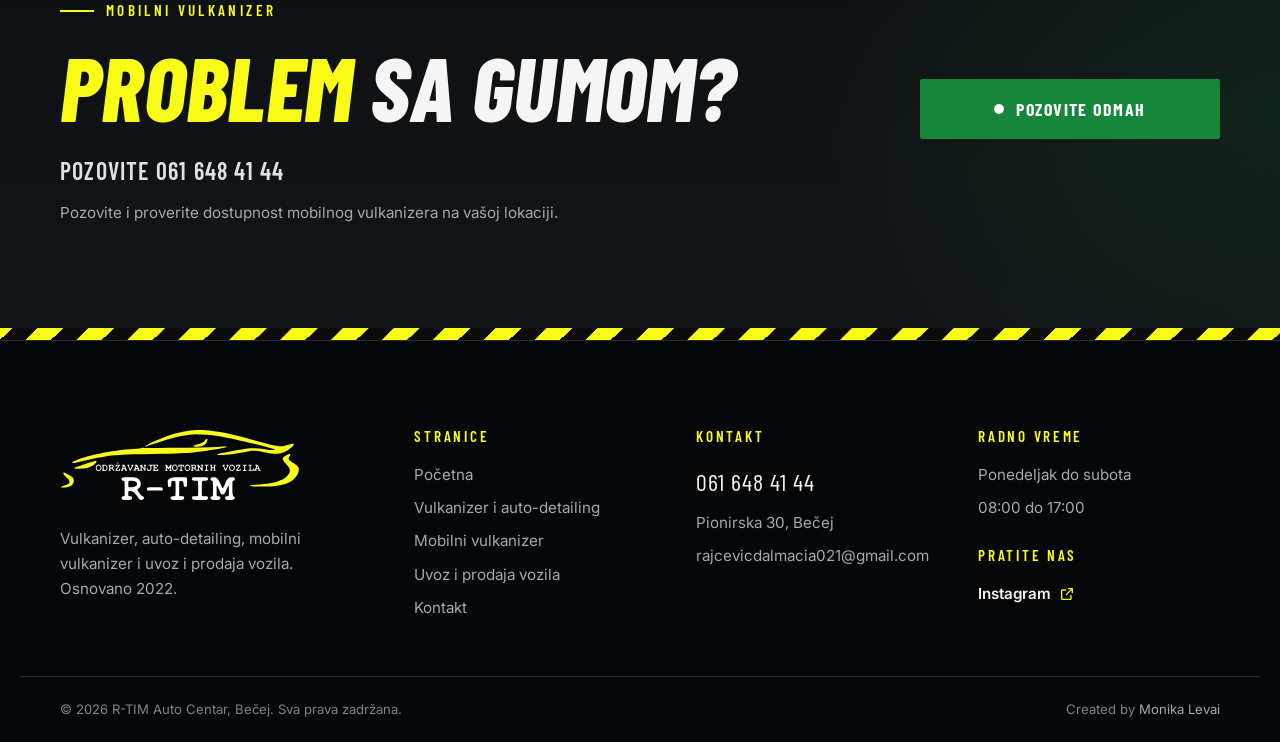
<file: mobilni-vulkanizer.html>
<!doctype html>
<html lang="sr-Latn" class="no-js">
<head>
<meta charset="utf-8">
<meta name="viewport" content="width=device-width, initial-scale=1">
<title>Mobilni vulkanizer Bečej i okolina | R-TIM</title>
<meta name="description" content="Mobilni vulkanizer R-TIM za Bečej i okolinu. Pozovite 061 648 41 44 i proverite dostupnost usluge na vašoj lokaciji.">
<meta name="theme-color" content="#080A0C">
<meta property="og:type" content="website">
<meta property="og:locale" content="sr_RS">
<meta property="og:title" content="Mobilni vulkanizer Bečej i okolina | R-TIM">
<meta property="og:description" content="Mobilni vulkanizer R-TIM za Bečej i okolinu. Pozovite 061 648 41 44 i proverite dostupnost usluge na vašoj lokaciji.">
<meta property="og:image" content="rtim-hero-1800.jpg">
<link rel="icon" href="data:image/svg+xml,%3Csvg xmlns='http://www.w3.org/2000/svg' viewBox='0 0 32 32'%3E%3Cpath d='M0 0h32v23l-9 9H0z' fill='%23FAFB16'/%3E%3Ctext x='16' y='23' text-anchor='middle' font-family='Arial' font-weight='700' font-size='19'%3ER%3C/text%3E%3C/svg%3E">
<link rel="preconnect" href="https://fonts.googleapis.com">
<link rel="preconnect" href="https://fonts.gstatic.com" crossorigin>
<link href="https://fonts.googleapis.com/css2?family=Inter:wght@400;500;600;700&amp;family=Barlow+Condensed:ital,wght@0,500;0,600;0,700;0,800;1,700;1,800&amp;family=Caveat:wght@600&amp;display=swap&amp;subset=latin-ext" rel="stylesheet">
<link rel="stylesheet" href="style.css">
</head>
<body class="draft">
<a class="skip-link" href="#sadrzaj">Preskoči na sadržaj</a>
<header class="site-header">
  <div class="wrap header-inner">
    <a class="logo" href="index.html" aria-label="R-TIM Auto Centar Bečej, početna">
      <img src="rtim-logo-compact.svg" alt="R-TIM" width="542" height="161">
    </a>
    <button class="nav-toggle" type="button" aria-expanded="false" aria-controls="main-nav" aria-label="Otvori meni"><span></span></button>
    <nav class="main-nav" id="main-nav" aria-label="Glavna navigacija">
      <ul>
        <li><a href="index.html">Početna</a></li>
        <li><a href="vulkanizer-perionica.html">Vulkanizer i auto-detailing</a></li>
        <li><a href="mobilni-vulkanizer.html" aria-current="page">Mobilni vulkanizer</a></li>
        <li><a href="uvoz-prodaja-vozila.html">Uvoz i prodaja vozila</a></li>
        <li><a href="kontakt.html">Kontakt</a></li>
      </ul>
      <div class="nav-extra">
        <a class="btn" href="tel:+381616484144"><svg viewBox="0 0 24 24" fill="none" stroke="currentColor" stroke-width="1.9" stroke-linecap="round" stroke-linejoin="round" aria-hidden="true" focusable="false"><path d="M5 4h4l2 5-2.5 1.5a11 11 0 0 0 5 5L15 13l5 2v4a2 2 0 0 1-2 2A16 16 0 0 1 3 6a2 2 0 0 1 2-2"/></svg><span>Pozovite 061 648 41 44</span></a>
        <a class="btn btn--call" href="tel:+381616484144"><span class="ring" aria-hidden="true"></span><span>Mobilni vulkanizer</span></a>
        <p>Pon. do sub. 08:00 do 17:00 · Pionirska 30, Bečej</p>
      </div>
    </nav>
    <a class="btn header-call" href="tel:+381616484144" aria-label="Pozovite R-TIM na 061 648 41 44"><svg viewBox="0 0 24 24" fill="none" stroke="currentColor" stroke-width="1.9" stroke-linecap="round" stroke-linejoin="round" aria-hidden="true" focusable="false"><path d="M5 4h4l2 5-2.5 1.5a11 11 0 0 0 5 5L15 13l5 2v4a2 2 0 0 1-2 2A16 16 0 0 1 3 6a2 2 0 0 1 2-2"/></svg><span class="num">061 648 41 44</span></a>
  </div>
</header>
<main id="sadrzaj">

<section class="page-hero" aria-labelledby="page-title">
  <div class="bg"><img src="hero-mobilni.jpg" alt="Vozilo R-TIM mobilnog vulkanizera ispred objekta" width="2000" height="900" style="object-position:right center"></div>
  <div class="wrap">
    <ol class="crumbs" style="list-style:none;padding:0;margin:0 0 26px;display:flex"><li><a href="index.html">Početna</a></li><li aria-current="page">Mobilni vulkanizer</li></ol>
    <p class="eyebrow">Usluga na terenu</p>
    <h1 id="page-title"><span class="accent">Mobilni vulkanizer</span>, Bečej i&nbsp;okolina</h1>
    <p class="lead">Kada vam je potrebna vulkanizerska usluga na terenu, kontaktirajte R-TIM i proverite dostupnost usluge na vašoj lokaciji.</p>
    <div class="btn-row"><a class="btn btn--call btn--lg" href="tel:+381616484144"><span class="ring" aria-hidden="true"></span><span>Pozovite 061 648 41 44</span></a><a class="btn btn--ghost btn--lg" href="#sta-reci">Šta da kažete kada pozovete</a></div>
  </div>
</section>

<section class="section" aria-labelledby="kako-title">
  <div class="wrap">
    <div class="split" style="margin-bottom:clamp(48px,7vw,80px)">
      <div class="split-text reveal">
        <p class="eyebrow">O usluzi</p>
        <h2 id="kako-title" class="h-lg">Vulkanizer <span class="accent">dolazi</span> do&nbsp;vas</h2>
        <p>Mobilni vulkanizer je usluga za situacije kada vozilo ne možete da dovezete do radionice, na primer kada je guma probušena ili ispuštena.</p>
        <p>Pozovite R-TIM, recite gde se nalazite i šta se desilo. Proverićemo da li je usluga dostupna na vašoj lokaciji i dogovoriti dalje korake.</p>
      </div>
      <div class="split-media reveal">
        <div class="frame"><img src="usluga-gume.jpg" alt="Guma sa alu felnom" loading="lazy" width="789" height="592"></div>
      </div>
    </div>
    <div class="steps">
      <article class="step reveal"><span class="svc-ico"><svg viewBox="0 0 24 24" fill="none" stroke="currentColor" stroke-width="1.9" stroke-linecap="round" stroke-linejoin="round" aria-hidden="true" focusable="false"><path d="M5 4h4l2 5-2.5 1.5a11 11 0 0 0 5 5L15 13l5 2v4a2 2 0 0 1-2 2A16 16 0 0 1 3 6a2 2 0 0 1 2-2"/></svg></span><span class="step-no">Korak 1</span><h3>Pozovite</h3><p>Pozovite <a class="accent" href="tel:+381616484144">061 648 41 44</a> i recite da vam je potreban mobilni vulkanizer.</p></article>
      <article class="step reveal"><span class="svc-ico"><svg viewBox="0 0 24 24" fill="none" stroke="currentColor" stroke-width="1.9" stroke-linecap="round" stroke-linejoin="round" aria-hidden="true" focusable="false"><path d="M4 5h16v11H9l-5 4V5z"/><path d="M8 9.5h8M8 12.5h5"/></svg></span><span class="step-no">Korak 2</span><h3>Opišite situaciju</h3><p>Recite gde se nalazite, koje je vozilo i šta se desilo sa gumom.</p></article>
      <article class="step reveal"><span class="svc-ico"><svg viewBox="0 0 24 24" fill="none" stroke="currentColor" stroke-width="1.9" stroke-linecap="round" stroke-linejoin="round" aria-hidden="true" focusable="false"><path d="M4 12.5l5 5L20 6.5"/></svg></span><span class="step-no">Korak 3</span><h3>Dogovor</h3><p>Proveravamo dostupnost za vašu lokaciju i dogovaramo dolazak.</p></article>
    </div>
  </div>
</section>

<section class="section section--graphite" aria-labelledby="podrucje-title">
  <div class="wrap split">
    <div class="split-text reveal">
      <p class="eyebrow">Područje rada</p>
      <h2 id="podrucje-title" class="h-lg"><span class="accent">Bečej</span> i&nbsp;okolina</h2>
      <p>Mobilni vulkanizer radi u Bečeju i okolnim mestima. Ako niste sigurni da li je vaša lokacija pokrivena, pozovite i proverite.</p>
      <!-- PODRUČJE: dopuniti spisak mesta posle potvrde vlasnika (zameniti chip--ph stavke). -->
      <div class="area-chips">
        <span class="chip chip--main"><svg viewBox="0 0 24 24" fill="none" stroke="currentColor" stroke-width="1.9" stroke-linecap="round" stroke-linejoin="round" aria-hidden="true" focusable="false"><path d="M12 21s-7-6.2-7-11.5A7 7 0 0 1 19 9.5C19 14.8 12 21 12 21z"/><circle cx="12" cy="9.5" r="2.5"/></svg>Bečej</span>
        <span class="chip chip--main"><svg viewBox="0 0 24 24" fill="none" stroke="currentColor" stroke-width="1.9" stroke-linecap="round" stroke-linejoin="round" aria-hidden="true" focusable="false"><path d="M12 21s-7-6.2-7-11.5A7 7 0 0 1 19 9.5C19 14.8 12 21 12 21z"/><circle cx="12" cy="9.5" r="2.5"/></svg>Okolina Bečeja</span>
        <span class="chip chip--ph">Mesto za potvrdu</span>
        <span class="chip chip--ph">Mesto za potvrdu</span>
        <span class="chip chip--ph">Mesto za potvrdu</span>
      </div>
      <p class="section-note">Spisak mesta biće dopunjen nakon potvrde.</p>
    </div>
    <div class="reveal" id="sta-reci">
      <div class="form-card">
        <p class="eyebrow">Kada pozovete</p>
        <h3 class="h-md" style="margin-bottom:22px">Pripremite ove informacije</h3>
        <ul class="check-list" style="margin:0">
          <li><svg viewBox="0 0 24 24" fill="none" stroke="currentColor" stroke-width="1.9" stroke-linecap="round" stroke-linejoin="round" aria-hidden="true" focusable="false"><path d="M12 21s-7-6.2-7-11.5A7 7 0 0 1 19 9.5C19 14.8 12 21 12 21z"/><circle cx="12" cy="9.5" r="2.5"/></svg><span><strong>Lokacija:</strong> adresa, ulica ili orijentir; ako ste na putu, smer i najbliže mesto.</span></li>
          <li><svg viewBox="0 0 24 24" fill="none" stroke="currentColor" stroke-width="1.9" stroke-linecap="round" stroke-linejoin="round" aria-hidden="true" focusable="false"><path d="M3 16v-3l2-5a2 2 0 0 1 2-1h10a2 2 0 0 1 2 1l2 5v3h-2M5 16H3M7 16h10"/><circle cx="7" cy="17" r="2"/><circle cx="17" cy="17" r="2"/><path d="M5 12h14"/></svg><span><strong>Tip vozila:</strong> marka i model; putničko vozilo, kombi ili drugo.</span></li>
          <li><svg viewBox="0 0 24 24" fill="none" stroke="currentColor" stroke-width="1.9" stroke-linecap="round" stroke-linejoin="round" aria-hidden="true" focusable="false"><circle cx="12" cy="12" r="9"/><circle cx="12" cy="12" r="4"/><path d="M12 3v5M12 16v5M3 12h5M16 12h5"/></svg><span><strong>Problem sa gumom:</strong> probušena, ispuštena ili oštećena guma i koji je točak u pitanju.</span></li>
        </ul>
      </div>
    </div>
  </div>
</section>

<section class="section" aria-labelledby="bezb-title">
  <div class="wrap">
    <div class="sec-head reveal">
      <p class="eyebrow" style="color:#ff6b63">Bezbednost na prvom mestu</p>
      <h2 id="bezb-title" class="h-lg">Dok čekate <span class="accent">pomoć</span></h2>
    </div>
    <div class="safety">
      <article class="safety-item reveal"><svg viewBox="0 0 24 24" fill="none" stroke="currentColor" stroke-width="1.9" stroke-linecap="round" stroke-linejoin="round" aria-hidden="true" focusable="false"><path d="M12 3l10 18H2L12 3z"/><path d="M12 10v5M12 18v.5"/></svg><h3>Stanite na bezbedno mesto</h3><p>Ako možete, sklonite vozilo sa kolovoza, na ivicu puta, proširenje ili parking.</p></article>
      <article class="safety-item reveal"><svg viewBox="0 0 24 24" fill="none" stroke="currentColor" stroke-width="1.9" stroke-linecap="round" stroke-linejoin="round" aria-hidden="true" focusable="false"><path d="M12 4l9 15H3l9-15z"/><path d="M12 9l4.5 7.5h-9L12 9z"/></svg><h3>Uključite sva četiri migavca</h3><p>Upozorite ostale vozače i, ako je potrebno, postavite sigurnosni trougao.</p></article>
      <article class="safety-item reveal"><svg viewBox="0 0 24 24" fill="none" stroke="currentColor" stroke-width="1.9" stroke-linecap="round" stroke-linejoin="round" aria-hidden="true" focusable="false"><circle cx="12" cy="5" r="2.5"/><path d="M12 8v7M8 21l4-6 4 6M7 11h10"/></svg><h3>Ne stojte u saobraćaju</h3><p>Sačekajte van kolovoza, na bezbednoj udaljenosti od vozila u prolazu. Noću obucite reflektujući prsluk.</p></article>
    </div>
  </div>
</section>

<section class="banner" aria-labelledby="mv-banner-title">
  <span class="hazard hazard--top" aria-hidden="true"></span>
  <div class="wrap banner-inner reveal">
    <div class="banner-text">
      <p class="eyebrow">Mobilni vulkanizer</p>
      <h2 id="mv-banner-title"><span class="accent">Problem</span> sa&nbsp;gumom?</h2>
      <p class="banner-lead">Pozovite 061 648 41 44</p>
      <p class="small-note">Pozovite i proverite dostupnost mobilnog vulkanizera na vašoj lokaciji.</p>
    </div>
    <div class="banner-cta">
      <a class="btn btn--call" href="tel:+381616484144"><span class="ring" aria-hidden="true"></span><span>Pozovite odmah</span></a>
    </div>
  </div>
  <span class="hazard hazard--bottom" aria-hidden="true"></span>
</section>

</main>
<footer class="site-footer">
  <div class="wrap">
    <div class="foot-grid">
      <div class="foot-brand">
        <a class="logo logo--full" href="index.html" aria-label="R-TIM, početna">
          <img src="rtim-logo.svg" alt="R-TIM, održavanje motornih vozila" width="562" height="166">
        </a>
        <p>Vulkanizer, auto-detailing, mobilni vulkanizer i uvoz i prodaja vozila. Osnovano 2022.</p>
      </div>
      <div>
        <h4>Stranice</h4>
        <ul>
          <li><a href="index.html">Početna</a></li>
          <li><a href="vulkanizer-perionica.html">Vulkanizer i auto-detailing</a></li>
          <li><a href="mobilni-vulkanizer.html">Mobilni vulkanizer</a></li>
          <li><a href="uvoz-prodaja-vozila.html">Uvoz i prodaja vozila</a></li>
          <li><a href="kontakt.html">Kontakt</a></li>
        </ul>
      </div>
      <div>
        <h4>Kontakt</h4>
        <ul>
          <li><a class="foot-phone" href="tel:+381616484144">061 648 41 44</a></li>
          <li>Pionirska 30, Bečej</li>
          <li><a href="mailto:rajcevicdalmacia021@gmail.com" class="foot-email">rajcevicdalmacia021@gmail.com</a></li>
        </ul>
      </div>
      <div>
        <h4>Radno vreme</h4>
        <ul>
          <li>Ponedeljak do subota</li>
          <li>08:00 do 17:00</li>
        </ul>
        <h4 class="foot-follow">Pratite nas</h4>
        <ul>
          <li><a class="foot-social" href="https://www.instagram.com/auto_centar_r_tim/" target="_blank" rel="noopener">Instagram <span class="sr-only">(otvara se u novom prozoru)</span><svg viewBox="0 0 24 24" fill="none" stroke="currentColor" stroke-width="1.9" stroke-linecap="round" stroke-linejoin="round" aria-hidden="true" focusable="false"><path d="M14 4h6v6M20 4l-9 9M18 14v5a1 1 0 0 1-1 1H5a1 1 0 0 1-1-1V7a1 1 0 0 1 1-1h5"/></svg></a></li>
        </ul>
      </div>
    </div>
  </div>
  <div class="wrap foot-bottom">
    <span>© <span data-year>2026</span> R-TIM Auto Centar, Bečej. Sva prava zadržana.</span>
    <span>Created by <a href="https://monikalevai.com/" target="_blank" rel="noopener">Monika Levai</a></span>
  </div>
</footer>
<a class="btn btn--call float-call" href="tel:+381616484144" aria-label="Pozovite mobilni vulkanizer na 061 648 41 44"><span class="ring" aria-hidden="true"></span><span>Pozovite mobilni vulkanizer</span></a>
<script src="main.js"></script>
</body>
</html>
</file>
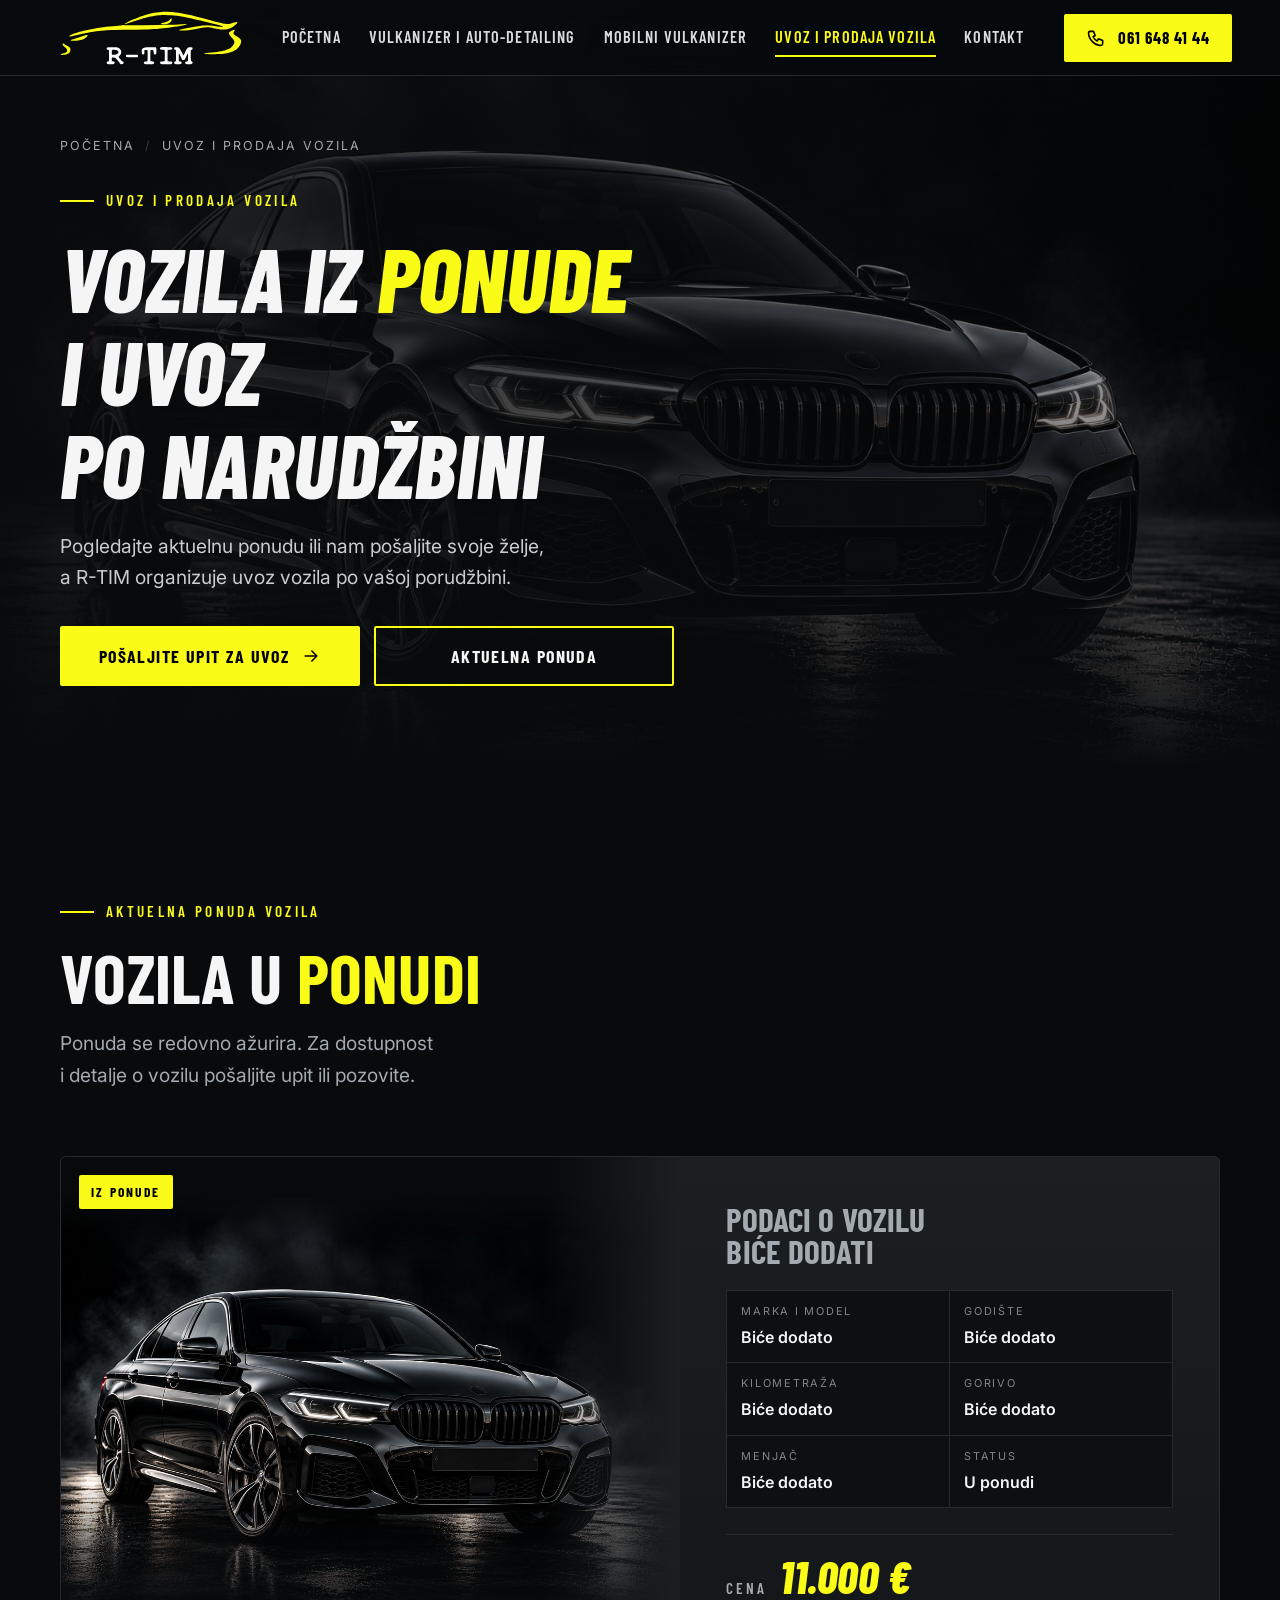
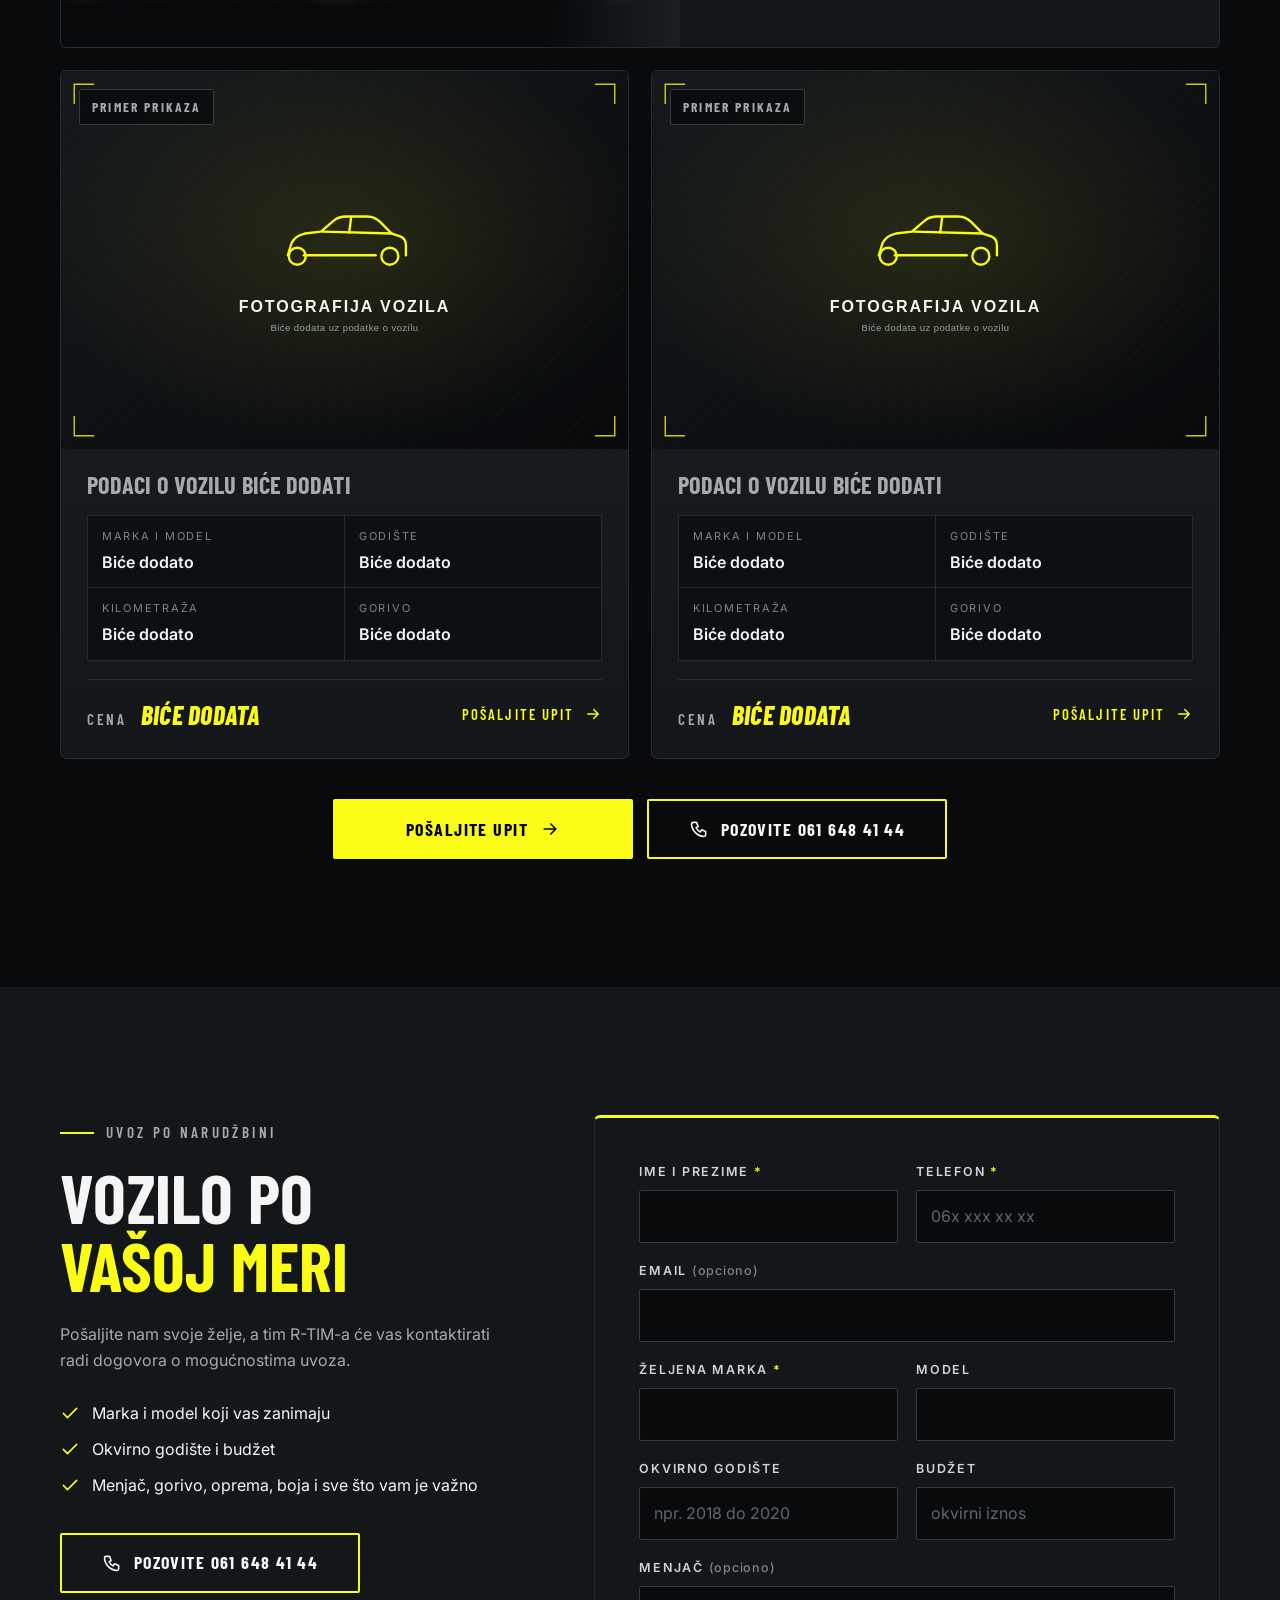
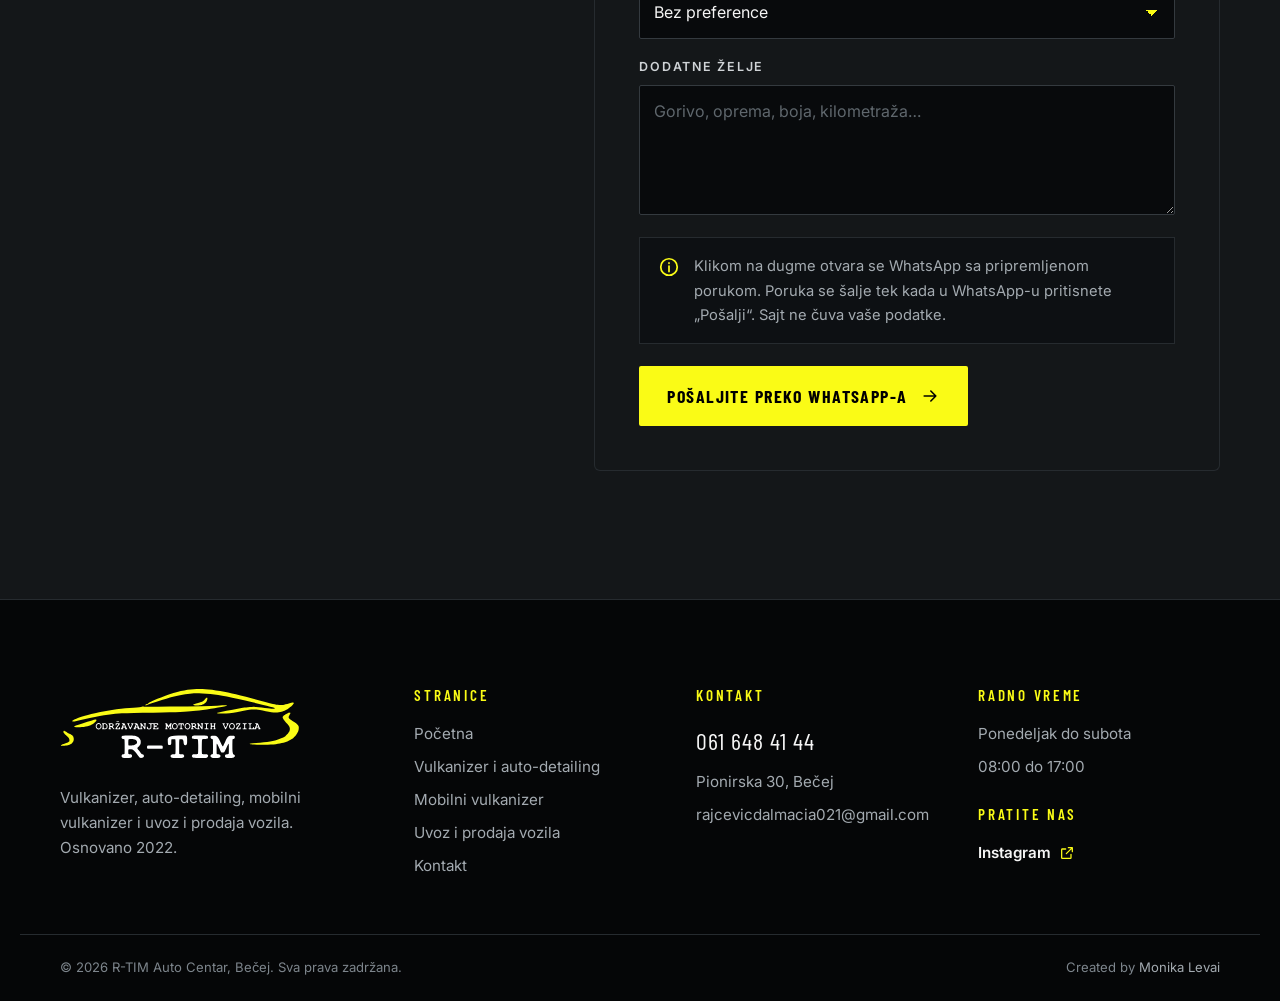
<file: uvoz-prodaja-vozila.html>
<!doctype html>
<html lang="sr-Latn" class="no-js">
<head>
<meta charset="utf-8">
<meta name="viewport" content="width=device-width, initial-scale=1">
<title>Uvoz i prodaja vozila | R-TIM Bečej</title>
<meta name="description" content="Aktuelna ponuda vozila i uvoz vozila po porudžbini. R-TIM, Bečej. Pošaljite upit sa željenom markom, modelom i budžetom ili pozovite 061 648 41 44.">
<meta name="theme-color" content="#080A0C">
<meta property="og:type" content="website">
<meta property="og:locale" content="sr_RS">
<meta property="og:title" content="Uvoz i prodaja vozila | R-TIM Bečej">
<meta property="og:description" content="Aktuelna ponuda vozila i uvoz vozila po porudžbini. R-TIM, Bečej. Pošaljite upit sa željenom markom, modelom i budžetom ili pozovite 061 648 41 44.">
<meta property="og:image" content="rtim-hero-1800.jpg">
<link rel="icon" href="data:image/svg+xml,%3Csvg xmlns='http://www.w3.org/2000/svg' viewBox='0 0 32 32'%3E%3Cpath d='M0 0h32v23l-9 9H0z' fill='%23FAFB16'/%3E%3Ctext x='16' y='23' text-anchor='middle' font-family='Arial' font-weight='700' font-size='19'%3ER%3C/text%3E%3C/svg%3E">
<link rel="preconnect" href="https://fonts.googleapis.com">
<link rel="preconnect" href="https://fonts.gstatic.com" crossorigin>
<link href="https://fonts.googleapis.com/css2?family=Inter:wght@400;500;600;700&amp;family=Barlow+Condensed:ital,wght@0,500;0,600;0,700;0,800;1,700;1,800&amp;family=Caveat:wght@600&amp;display=swap&amp;subset=latin-ext" rel="stylesheet">
<link rel="stylesheet" href="style.css">
</head>
<body class="draft">
<a class="skip-link" href="#sadrzaj">Preskoči na sadržaj</a>
<header class="site-header">
  <div class="wrap header-inner">
    <a class="logo" href="index.html" aria-label="R-TIM Auto Centar Bečej, početna">
      <img src="rtim-logo-compact.svg" alt="R-TIM" width="542" height="161">
    </a>
    <button class="nav-toggle" type="button" aria-expanded="false" aria-controls="main-nav" aria-label="Otvori meni"><span></span></button>
    <nav class="main-nav" id="main-nav" aria-label="Glavna navigacija">
      <ul>
        <li><a href="index.html">Početna</a></li>
        <li><a href="vulkanizer-perionica.html">Vulkanizer i auto-detailing</a></li>
        <li><a href="mobilni-vulkanizer.html">Mobilni vulkanizer</a></li>
        <li><a href="uvoz-prodaja-vozila.html" aria-current="page">Uvoz i prodaja vozila</a></li>
        <li><a href="kontakt.html">Kontakt</a></li>
      </ul>
      <div class="nav-extra">
        <a class="btn" href="tel:+381616484144"><svg viewBox="0 0 24 24" fill="none" stroke="currentColor" stroke-width="1.9" stroke-linecap="round" stroke-linejoin="round" aria-hidden="true" focusable="false"><path d="M5 4h4l2 5-2.5 1.5a11 11 0 0 0 5 5L15 13l5 2v4a2 2 0 0 1-2 2A16 16 0 0 1 3 6a2 2 0 0 1 2-2"/></svg><span>Pozovite 061 648 41 44</span></a>
        <a class="btn btn--call" href="tel:+381616484144"><span class="ring" aria-hidden="true"></span><span>Mobilni vulkanizer</span></a>
        <p>Pon. do sub. 08:00 do 17:00 · Pionirska 30, Bečej</p>
      </div>
    </nav>
    <a class="btn header-call" href="tel:+381616484144" aria-label="Pozovite R-TIM na 061 648 41 44"><svg viewBox="0 0 24 24" fill="none" stroke="currentColor" stroke-width="1.9" stroke-linecap="round" stroke-linejoin="round" aria-hidden="true" focusable="false"><path d="M5 4h4l2 5-2.5 1.5a11 11 0 0 0 5 5L15 13l5 2v4a2 2 0 0 1-2 2A16 16 0 0 1 3 6a2 2 0 0 1 2-2"/></svg><span class="num">061 648 41 44</span></a>
  </div>
</header>
<main id="sadrzaj">

<section class="page-hero" aria-labelledby="page-title">
  <div class="bg"><img src="hero-uvoz.jpg" alt="Crni sedan na mokrom asfaltu" width="2000" height="900" style="object-position:right center"></div>
  <div class="wrap">
    <ol class="crumbs" style="list-style:none;padding:0;margin:0 0 26px;display:flex"><li><a href="index.html">Početna</a></li><li aria-current="page">Uvoz i prodaja vozila</li></ol>
    <p class="eyebrow">Uvoz i prodaja vozila</p>
    <h1 id="page-title">Vozila iz <span class="accent">ponude</span><br>i&nbsp;uvoz po&nbsp;narudžbini</h1>
    <p class="lead">Pogledajte aktuelnu ponudu ili nam pošaljite svoje želje, a R-TIM organizuje uvoz vozila po vašoj porudžbini.</p>
    <div class="btn-row"><a class="btn btn--lg" href="#upit">Pošaljite upit za uvoz <svg viewBox="0 0 24 24" fill="none" stroke="currentColor" stroke-width="1.9" stroke-linecap="round" stroke-linejoin="round" aria-hidden="true" focusable="false"><path d="M5 12h14M13 6l6 6-6 6"/></svg></a><a class="btn btn--ghost btn--lg" href="#ponuda">Aktuelna ponuda</a></div>
  </div>
</section>

<section class="section" id="ponuda" aria-labelledby="ponuda-title">
  <div class="wrap">
    <div class="sec-head reveal">
      <p class="eyebrow">Aktuelna ponuda vozila</p>
      <h2 id="ponuda-title" class="h-lg">Vozila u <span class="accent">ponudi</span></h2>
      <p class="lead">Ponuda se redovno ažurira. Za dostupnost i detalje o vozilu pošaljite upit ili pozovite.</p>
    </div>
    <!-- VOZILA: svaki <article class="featured-car"> je jedno vozilo.
         Za novo vozilo kopirati ceo <article> i zameniti sliku, podatke i cenu. -->
    <!-- ISTAKNUTO VOZILO: zameniti sliku i podatke stvarnim vozilom iz ponude -->
    <article class="featured-car reveal">
      <div class="fc-media">
        <img src="vozilo-istaknuto.jpg" alt="Crni sedan iz ponude R-TIM" loading="lazy" width="1200" height="800">
        <span class="fc-badge">Iz ponude</span>
      </div>
      <div class="fc-body">
        <h3 class="fc-title">Podaci o vozilu<br>biće dodati</h3>
        <dl class="fc-specs">
          <div><dt>Marka i model</dt><dd>Biće dodato</dd></div>
          <div><dt>Godište</dt><dd>Biće dodato</dd></div>
          <div><dt>Kilometraža</dt><dd>Biće dodato</dd></div>
          <div><dt>Gorivo</dt><dd>Biće dodato</dd></div>
          <div><dt>Menjač</dt><dd>Biće dodato</dd></div>
          <div><dt>Status</dt><dd>U ponudi</dd></div>
        </dl>
        <!-- CENA: primer; upisati stvarnu cenu vozila -->
        <p class="fc-price"><span>Cena</span> <strong>11.000&nbsp;€</strong></p>
      </div>
    </article>
    <!-- OSTALA VOZILA: redovi po dva (2+2). Svaki <article class="car-card"> je jedno vozilo; kopirati blok za novo. -->
    <div class="car-pair">
      <article class="car-card reveal">
        <div class="cc-media"><img src="ph-vozilo.svg" alt="Mesto za fotografiju vozila" loading="lazy" width="1200" height="800"><span class="fc-badge fc-badge--muted">Primer prikaza</span></div>
        <div class="cc-body">
          <h3 class="cc-title">Podaci o vozilu biće dodati</h3>
          <dl class="fc-specs">
            <div><dt>Marka i model</dt><dd>Biće dodato</dd></div>
            <div><dt>Godište</dt><dd>Biće dodato</dd></div>
            <div><dt>Kilometraža</dt><dd>Biće dodato</dd></div>
            <div><dt>Gorivo</dt><dd>Biće dodato</dd></div>
          </dl>
          <div class="cc-foot">
            <p class="fc-price fc-price--sm"><span>Cena</span> <strong>Biće dodata</strong></p>
            <a class="link-arrow" href="#upit">Pošaljite upit <svg viewBox="0 0 24 24" fill="none" stroke="currentColor" stroke-width="1.9" stroke-linecap="round" stroke-linejoin="round" aria-hidden="true" focusable="false"><path d="M5 12h14M13 6l6 6-6 6"/></svg></a>
          </div>
        </div>
      </article>
      <article class="car-card reveal">
        <div class="cc-media"><img src="ph-vozilo.svg" alt="Mesto za fotografiju vozila" loading="lazy" width="1200" height="800"><span class="fc-badge fc-badge--muted">Primer prikaza</span></div>
        <div class="cc-body">
          <h3 class="cc-title">Podaci o vozilu biće dodati</h3>
          <dl class="fc-specs">
            <div><dt>Marka i model</dt><dd>Biće dodato</dd></div>
            <div><dt>Godište</dt><dd>Biće dodato</dd></div>
            <div><dt>Kilometraža</dt><dd>Biće dodato</dd></div>
            <div><dt>Gorivo</dt><dd>Biće dodato</dd></div>
          </dl>
          <div class="cc-foot">
            <p class="fc-price fc-price--sm"><span>Cena</span> <strong>Biće dodata</strong></p>
            <a class="link-arrow" href="#upit">Pošaljite upit <svg viewBox="0 0 24 24" fill="none" stroke="currentColor" stroke-width="1.9" stroke-linecap="round" stroke-linejoin="round" aria-hidden="true" focusable="false"><path d="M5 12h14M13 6l6 6-6 6"/></svg></a>
          </div>
        </div>
      </article>
    </div>
    <div class="fc-actions reveal">
      <a class="btn" href="#upit">Pošaljite upit <svg viewBox="0 0 24 24" fill="none" stroke="currentColor" stroke-width="1.9" stroke-linecap="round" stroke-linejoin="round" aria-hidden="true" focusable="false"><path d="M5 12h14M13 6l6 6-6 6"/></svg></a>
      <a class="btn btn--ghost" href="tel:+381616484144"><svg viewBox="0 0 24 24" fill="none" stroke="currentColor" stroke-width="1.9" stroke-linecap="round" stroke-linejoin="round" aria-hidden="true" focusable="false"><path d="M5 4h4l2 5-2.5 1.5a11 11 0 0 0 5 5L15 13l5 2v4a2 2 0 0 1-2 2A16 16 0 0 1 3 6a2 2 0 0 1 2-2"/></svg><span>Pozovite 061 648 41 44</span></a>
    </div>
  </div>
</section>

<section class="section section--graphite" id="upit" aria-labelledby="upit-title">
  <div class="wrap form-wrap">
    <div class="split-text reveal">
      <p class="eyebrow">Uvoz po narudžbini</p>
      <h2 id="upit-title" class="h-lg">Vozilo po <span class="accent">vašoj meri</span></h2>
      <p>Pošaljite nam svoje želje, a tim R-TIM-a će vas kontaktirati radi dogovora o mogućnostima uvoza.</p>
      <ul class="check-list">
        <li><svg viewBox="0 0 24 24" fill="none" stroke="currentColor" stroke-width="1.9" stroke-linecap="round" stroke-linejoin="round" aria-hidden="true" focusable="false"><path d="M4 12.5l5 5L20 6.5"/></svg><span>Marka i model koji vas zanimaju</span></li>
        <li><svg viewBox="0 0 24 24" fill="none" stroke="currentColor" stroke-width="1.9" stroke-linecap="round" stroke-linejoin="round" aria-hidden="true" focusable="false"><path d="M4 12.5l5 5L20 6.5"/></svg><span>Okvirno godište i budžet</span></li>
        <li><svg viewBox="0 0 24 24" fill="none" stroke="currentColor" stroke-width="1.9" stroke-linecap="round" stroke-linejoin="round" aria-hidden="true" focusable="false"><path d="M4 12.5l5 5L20 6.5"/></svg><span>Menjač, gorivo, oprema, boja i sve što vam je važno</span></li>
      </ul>
      <a class="btn btn--ghost" href="tel:+381616484144"><svg viewBox="0 0 24 24" fill="none" stroke="currentColor" stroke-width="1.9" stroke-linecap="round" stroke-linejoin="round" aria-hidden="true" focusable="false"><path d="M5 4h4l2 5-2.5 1.5a11 11 0 0 0 5 5L15 13l5 2v4a2 2 0 0 1-2 2A16 16 0 0 1 3 6a2 2 0 0 1 2-2"/></svg><span>Pozovite 061 648 41 44</span></a>
    </div>
    <div class="form-card reveal">
      <form data-wa-form data-title="Upit za uvoz vozila sa sajta R-TIM" novalidate>
        <div class="form-grid">
          <div class="field"><label for="upit-ime">Ime i prezime <span class="req" aria-hidden="true">*</span></label><input id="upit-ime" aria-describedby="upit-ime-err" name="upit-ime" type="text" data-label="Ime i prezime" required aria-required="true" autocomplete="name"><span class="err" id="upit-ime-err">Ovo polje je obavezno.</span></div>
          <div class="field"><label for="upit-tel">Telefon <span class="req" aria-hidden="true">*</span></label><input id="upit-tel" aria-describedby="upit-tel-err" name="upit-tel" type="tel" data-label="Telefon" placeholder="06x xxx xx xx" required aria-required="true" autocomplete="tel"><span class="err" id="upit-tel-err">Ovo polje je obavezno.</span></div>
          <div class="field field--full"><label for="upit-email">Email <span class="opt">(opciono)</span></label><input id="upit-email" aria-describedby="upit-email-err" name="upit-email" type="email" data-label="Email" autocomplete="email"><span class="err" id="upit-email-err">Ovo polje je obavezno.</span></div>
          <div class="field"><label for="upit-marka">Željena marka <span class="req" aria-hidden="true">*</span></label><input id="upit-marka" aria-describedby="upit-marka-err" name="upit-marka" type="text" data-label="Željena marka" required aria-required="true"><span class="err" id="upit-marka-err">Ovo polje je obavezno.</span></div>
          <div class="field"><label for="upit-model">Model</label><input id="upit-model" name="upit-model" type="text" data-label="Model"></div>
          <div class="field"><label for="upit-god">Okvirno godište</label><input id="upit-god" name="upit-god" type="text" data-label="Okvirno godište" placeholder="npr. 2018 do 2020"></div>
          <div class="field"><label for="upit-budzet">Budžet</label><input id="upit-budzet" name="upit-budzet" type="text" data-label="Budžet" placeholder="okvirni iznos"></div>
          <div class="field field--full"><label for="upit-menjac">Menjač <span class="opt">(opciono)</span></label><select id="upit-menjac" name="upit-menjac" data-label="Menjač"><option value="">Bez preference</option><option>Manuelni</option><option>Automatski</option></select></div>
          <div class="field field--full"><label for="upit-zelje">Dodatne želje</label><textarea id="upit-zelje" name="upit-zelje" data-label="Dodatne želje" placeholder="Gorivo, oprema, boja, kilometraža…"></textarea></div>
        </div>
        <div class="form-method"><svg viewBox="0 0 24 24" fill="none" stroke="currentColor" stroke-width="1.9" stroke-linecap="round" stroke-linejoin="round" aria-hidden="true" focusable="false"><circle cx="12" cy="12" r="9"/><path d="M12 11v6M12 7.5v.5"/></svg><p data-method-text>Klikom na dugme otvara se WhatsApp sa pripremljenom porukom. Poruka se šalje tek kada u WhatsApp-u pritisnete „Pošalji“. Sajt ne čuva vaše podatke.</p></div>
        <div class="form-actions">
          <button class="btn btn--lg" type="submit"><span data-submit-label>Pošaljite preko WhatsApp-a</span> <svg viewBox="0 0 24 24" fill="none" stroke="currentColor" stroke-width="1.9" stroke-linecap="round" stroke-linejoin="round" aria-hidden="true" focusable="false"><path d="M5 12h14M13 6l6 6-6 6"/></svg></button>
        </div>
        <div class="form-status" aria-live="polite"></div>
      </form>
    </div>
  </div>
</section>

</main>
<footer class="site-footer">
  <div class="wrap">
    <div class="foot-grid">
      <div class="foot-brand">
        <a class="logo logo--full" href="index.html" aria-label="R-TIM, početna">
          <img src="rtim-logo.svg" alt="R-TIM, održavanje motornih vozila" width="562" height="166">
        </a>
        <p>Vulkanizer, auto-detailing, mobilni vulkanizer i uvoz i prodaja vozila. Osnovano 2022.</p>
      </div>
      <div>
        <h4>Stranice</h4>
        <ul>
          <li><a href="index.html">Početna</a></li>
          <li><a href="vulkanizer-perionica.html">Vulkanizer i auto-detailing</a></li>
          <li><a href="mobilni-vulkanizer.html">Mobilni vulkanizer</a></li>
          <li><a href="uvoz-prodaja-vozila.html">Uvoz i prodaja vozila</a></li>
          <li><a href="kontakt.html">Kontakt</a></li>
        </ul>
      </div>
      <div>
        <h4>Kontakt</h4>
        <ul>
          <li><a class="foot-phone" href="tel:+381616484144">061 648 41 44</a></li>
          <li>Pionirska 30, Bečej</li>
          <li><a href="mailto:rajcevicdalmacia021@gmail.com" class="foot-email">rajcevicdalmacia021@gmail.com</a></li>
        </ul>
      </div>
      <div>
        <h4>Radno vreme</h4>
        <ul>
          <li>Ponedeljak do subota</li>
          <li>08:00 do 17:00</li>
        </ul>
        <h4 class="foot-follow">Pratite nas</h4>
        <ul>
          <li><a class="foot-social" href="https://www.instagram.com/auto_centar_r_tim/" target="_blank" rel="noopener">Instagram <span class="sr-only">(otvara se u novom prozoru)</span><svg viewBox="0 0 24 24" fill="none" stroke="currentColor" stroke-width="1.9" stroke-linecap="round" stroke-linejoin="round" aria-hidden="true" focusable="false"><path d="M14 4h6v6M20 4l-9 9M18 14v5a1 1 0 0 1-1 1H5a1 1 0 0 1-1-1V7a1 1 0 0 1 1-1h5"/></svg></a></li>
        </ul>
      </div>
    </div>
  </div>
  <div class="wrap foot-bottom">
    <span>© <span data-year>2026</span> R-TIM Auto Centar, Bečej. Sva prava zadržana.</span>
    <span>Created by <a href="https://monikalevai.com/" target="_blank" rel="noopener">Monika Levai</a></span>
  </div>
</footer>
<a class="btn btn--call float-call" href="tel:+381616484144" aria-label="Pozovite mobilni vulkanizer na 061 648 41 44"><span class="ring" aria-hidden="true"></span><span>Pozovite mobilni vulkanizer</span></a>
<script src="main.js"></script>
</body>
</html>
</file>
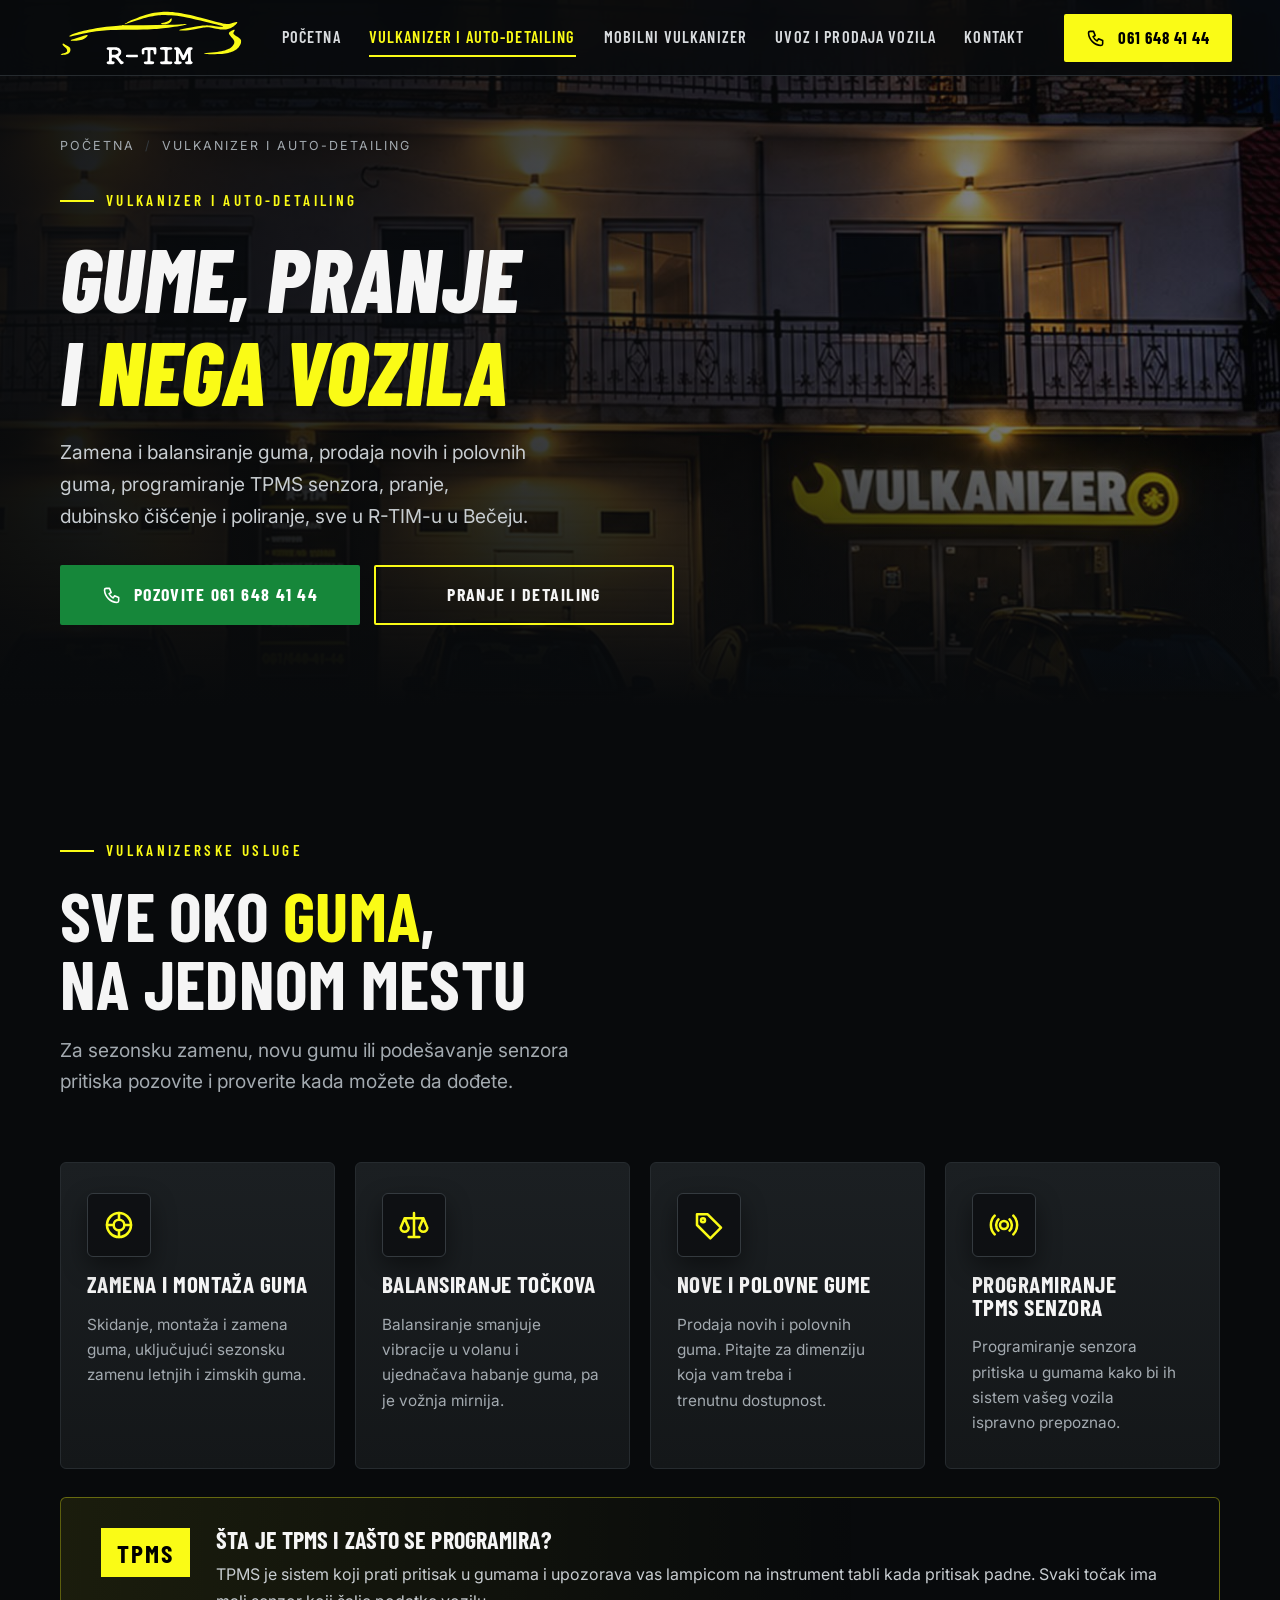
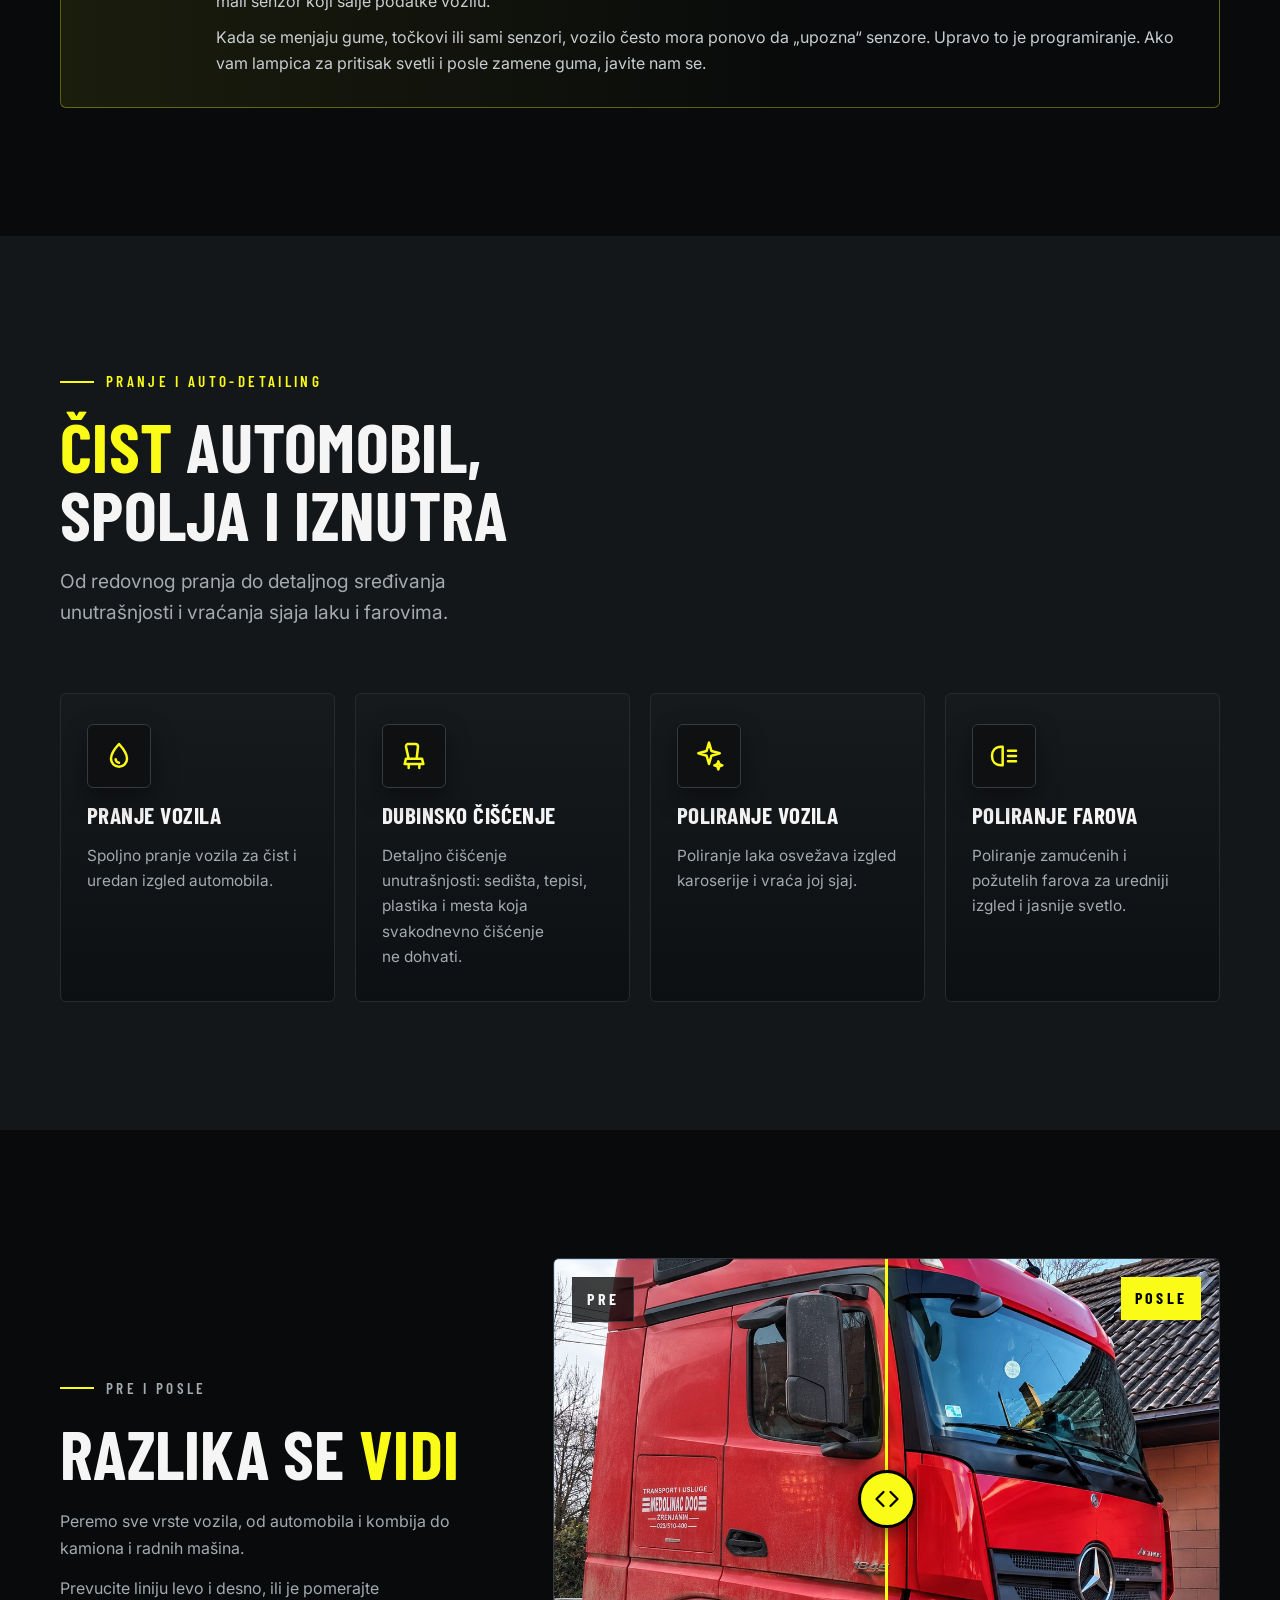
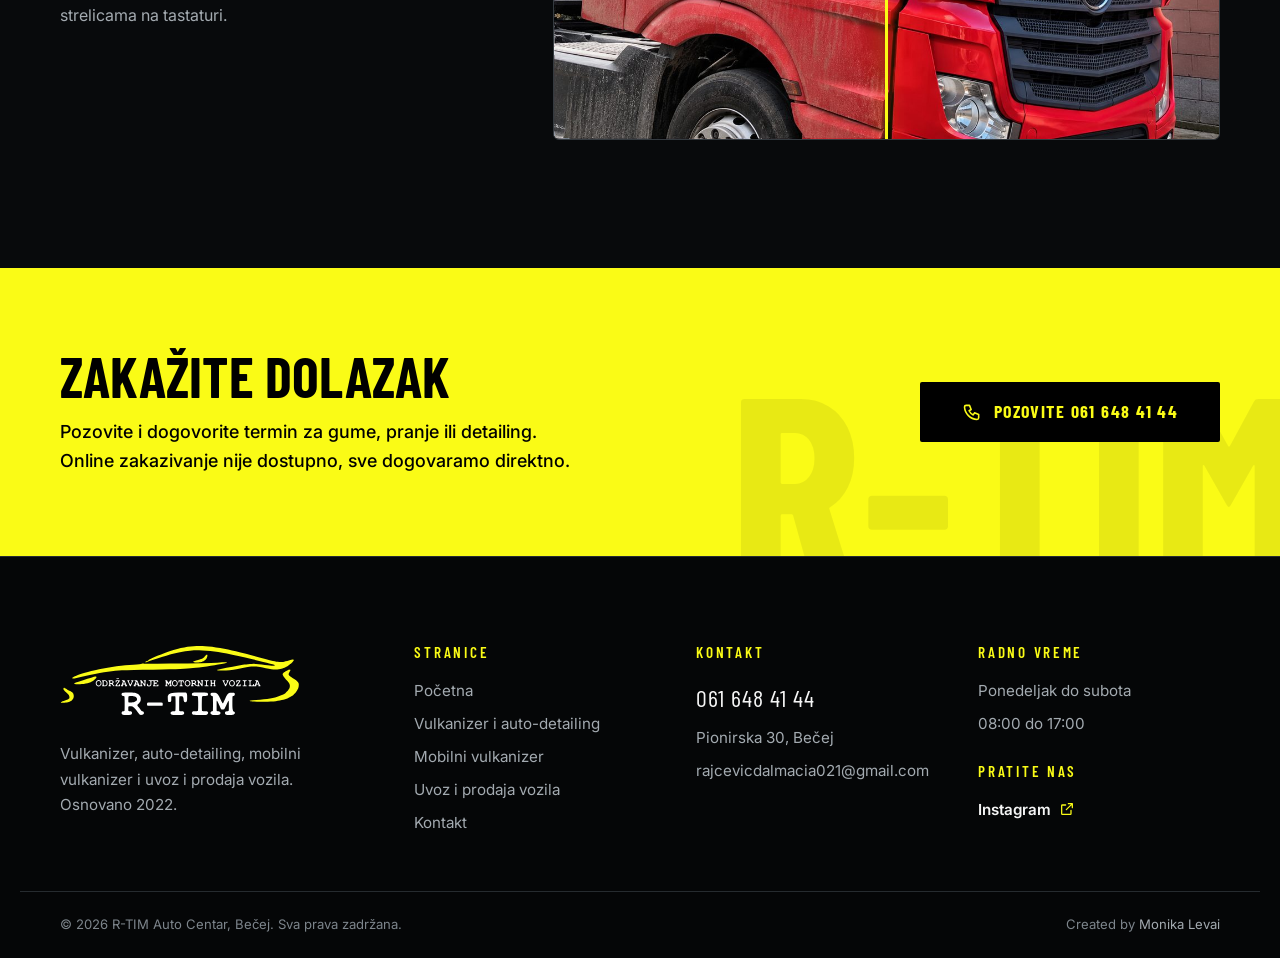
<file: vulkanizer-perionica.html>
<!doctype html>
<html lang="sr-Latn" class="no-js">
<head>
<meta charset="utf-8">
<meta name="viewport" content="width=device-width, initial-scale=1">
<title>Vulkanizer i auto-detailing | R-TIM Bečej</title>
<meta name="description" content="Zamena i balansiranje guma, nove i polovne gume, programiranje TPMS senzora, pranje vozila, dubinsko čišćenje, poliranje vozila i farova. R-TIM, Bečej.">
<meta name="theme-color" content="#080A0C">
<meta property="og:type" content="website">
<meta property="og:locale" content="sr_RS">
<meta property="og:title" content="Vulkanizer i auto-detailing | R-TIM Bečej">
<meta property="og:description" content="Zamena i balansiranje guma, nove i polovne gume, programiranje TPMS senzora, pranje vozila, dubinsko čišćenje, poliranje vozila i farova. R-TIM, Bečej.">
<meta property="og:image" content="rtim-hero-1800.jpg">
<link rel="icon" href="data:image/svg+xml,%3Csvg xmlns='http://www.w3.org/2000/svg' viewBox='0 0 32 32'%3E%3Cpath d='M0 0h32v23l-9 9H0z' fill='%23FAFB16'/%3E%3Ctext x='16' y='23' text-anchor='middle' font-family='Arial' font-weight='700' font-size='19'%3ER%3C/text%3E%3C/svg%3E">
<link rel="preconnect" href="https://fonts.googleapis.com">
<link rel="preconnect" href="https://fonts.gstatic.com" crossorigin>
<link href="https://fonts.googleapis.com/css2?family=Inter:wght@400;500;600;700&amp;family=Barlow+Condensed:ital,wght@0,500;0,600;0,700;0,800;1,700;1,800&amp;family=Caveat:wght@600&amp;display=swap&amp;subset=latin-ext" rel="stylesheet">
<link rel="stylesheet" href="style.css">
</head>
<body class="draft">
<a class="skip-link" href="#sadrzaj">Preskoči na sadržaj</a>
<header class="site-header">
  <div class="wrap header-inner">
    <a class="logo" href="index.html" aria-label="R-TIM Auto Centar Bečej, početna">
      <img src="rtim-logo-compact.svg" alt="R-TIM" width="542" height="161">
    </a>
    <button class="nav-toggle" type="button" aria-expanded="false" aria-controls="main-nav" aria-label="Otvori meni"><span></span></button>
    <nav class="main-nav" id="main-nav" aria-label="Glavna navigacija">
      <ul>
        <li><a href="index.html">Početna</a></li>
        <li><a href="vulkanizer-perionica.html" aria-current="page">Vulkanizer i auto-detailing</a></li>
        <li><a href="mobilni-vulkanizer.html">Mobilni vulkanizer</a></li>
        <li><a href="uvoz-prodaja-vozila.html">Uvoz i prodaja vozila</a></li>
        <li><a href="kontakt.html">Kontakt</a></li>
      </ul>
      <div class="nav-extra">
        <a class="btn" href="tel:+381616484144"><svg viewBox="0 0 24 24" fill="none" stroke="currentColor" stroke-width="1.9" stroke-linecap="round" stroke-linejoin="round" aria-hidden="true" focusable="false"><path d="M5 4h4l2 5-2.5 1.5a11 11 0 0 0 5 5L15 13l5 2v4a2 2 0 0 1-2 2A16 16 0 0 1 3 6a2 2 0 0 1 2-2"/></svg><span>Pozovite 061 648 41 44</span></a>
        <a class="btn btn--call" href="tel:+381616484144"><span class="ring" aria-hidden="true"></span><span>Mobilni vulkanizer</span></a>
        <p>Pon. do sub. 08:00 do 17:00 · Pionirska 30, Bečej</p>
      </div>
    </nav>
    <a class="btn header-call" href="tel:+381616484144" aria-label="Pozovite R-TIM na 061 648 41 44"><svg viewBox="0 0 24 24" fill="none" stroke="currentColor" stroke-width="1.9" stroke-linecap="round" stroke-linejoin="round" aria-hidden="true" focusable="false"><path d="M5 4h4l2 5-2.5 1.5a11 11 0 0 0 5 5L15 13l5 2v4a2 2 0 0 1-2 2A16 16 0 0 1 3 6a2 2 0 0 1 2-2"/></svg><span class="num">061 648 41 44</span></a>
  </div>
</header>
<main id="sadrzaj">

<section class="page-hero" aria-labelledby="page-title">
  <div class="bg"><img src="hero-vulkanizer.jpg" alt="Objekat R-TIM sa tablom VULKANIZER i garažnim vratima" width="2000" height="900" style="object-position:right center"></div>
  <div class="wrap">
    <ol class="crumbs" style="list-style:none;padding:0;margin:0 0 26px;display:flex"><li><a href="index.html">Početna</a></li><li aria-current="page">Vulkanizer i auto-detailing</li></ol>
    <p class="eyebrow">Vulkanizer i auto-detailing</p>
    <h1 id="page-title">Gume, pranje i&nbsp;<span class="accent">nega vozila</span></h1>
    <p class="lead">Zamena i balansiranje guma, prodaja novih i polovnih guma, programiranje TPMS senzora, pranje, dubinsko čišćenje i poliranje, sve u R-TIM-u u Bečeju.</p>
    <div class="btn-row"><a class="btn btn--call btn--lg" href="tel:+381616484144"><svg viewBox="0 0 24 24" fill="none" stroke="currentColor" stroke-width="1.9" stroke-linecap="round" stroke-linejoin="round" aria-hidden="true" focusable="false"><path d="M5 4h4l2 5-2.5 1.5a11 11 0 0 0 5 5L15 13l5 2v4a2 2 0 0 1-2 2A16 16 0 0 1 3 6a2 2 0 0 1 2-2"/></svg><span>Pozovite 061 648 41 44</span></a><a class="btn btn--ghost btn--lg" href="#detailing">Pranje i detailing</a></div>
  </div>
</section>

<section class="section" id="vulkanizer" aria-labelledby="vulk-title">
  <div class="wrap">
    <div class="sec-head reveal">
      <p class="eyebrow">Vulkanizerske usluge</p>
      <h2 id="vulk-title" class="h-lg">Sve oko <span class="accent">guma</span>, na jednom mestu</h2>
      <p class="lead">Za sezonsku zamenu, novu gumu ili podešavanje senzora pritiska pozovite i proverite kada možete da dođete.</p>
    </div>
    <div class="feat-grid">
      <article class="feat reveal">
        <span class="svc-ico"><svg viewBox="0 0 24 24" fill="none" stroke="currentColor" stroke-width="1.9" stroke-linecap="round" stroke-linejoin="round" aria-hidden="true" focusable="false"><circle cx="12" cy="12" r="9"/><circle cx="12" cy="12" r="4"/><path d="M12 3v5M12 16v5M3 12h5M16 12h5"/></svg></span>
        <h3>Zamena i montaža guma</h3>
        <p>Skidanje, montaža i zamena guma, uključujući sezonsku zamenu letnjih i zimskih guma.</p>
      </article>
      <article class="feat reveal">
        <span class="svc-ico"><svg viewBox="0 0 24 24" fill="none" stroke="currentColor" stroke-width="1.9" stroke-linecap="round" stroke-linejoin="round" aria-hidden="true" focusable="false"><path d="M12 3v18M5 7h14M5 7l-3 7a3 3 0 0 0 6 0L5 7zM19 7l-3 7a3 3 0 0 0 6 0l-3-7zM8 21h8"/></svg></span>
        <h3>Balansiranje točkova</h3>
        <p>Balansiranje smanjuje vibracije u volanu i ujednačava habanje guma, pa je vožnja mirnija.</p>
      </article>
      <article class="feat reveal">
        <span class="svc-ico"><svg viewBox="0 0 24 24" fill="none" stroke="currentColor" stroke-width="1.9" stroke-linecap="round" stroke-linejoin="round" aria-hidden="true" focusable="false"><path d="M3 12V4h8l10 10-8 8L3 12z"/><circle cx="7.5" cy="8.5" r="1.5"/></svg></span>
        <h3>Nove i polovne gume</h3>
        <p>Prodaja novih i polovnih guma. Pitajte za dimenziju koja vam treba i trenutnu dostupnost.</p>
      </article>
      <article class="feat reveal">
        <span class="svc-ico"><svg viewBox="0 0 24 24" fill="none" stroke="currentColor" stroke-width="1.9" stroke-linecap="round" stroke-linejoin="round" aria-hidden="true" focusable="false"><circle cx="12" cy="12" r="3"/><path d="M7.8 7.8a6 6 0 0 0 0 8.4M16.2 7.8a6 6 0 0 1 0 8.4M5 5a10 10 0 0 0 0 14M19 5a10 10 0 0 1 0 14"/></svg></span>
        <h3>Programiranje TPMS senzora</h3>
        <p>Programiranje senzora pritiska u gumama kako bi ih sistem vašeg vozila ispravno prepoznao.</p>
      </article>
    </div>
    <div class="info-box reveal">
      <span class="badge" aria-hidden="true">TPMS</span>
      <div>
        <h3>Šta je TPMS i zašto se programira?</h3>
        <p>TPMS je sistem koji prati pritisak u gumama i upozorava vas lampicom na instrument tabli kada pritisak padne. Svaki točak ima mali senzor koji šalje podatke vozilu.</p>
        <p>Kada se menjaju gume, točkovi ili sami senzori, vozilo često mora ponovo da „upozna“ senzore. Upravo to je programiranje. Ako vam lampica za pritisak svetli i posle zamene guma, javite nam se.</p>
      </div>
    </div>
  </div>
</section>

<section class="section section--graphite" id="detailing" aria-labelledby="det-title">
  <div class="wrap">
    <div class="sec-head reveal">
      <p class="eyebrow">Pranje i auto-detailing</p>
      <h2 id="det-title" class="h-lg"><span class="accent">Čist</span> automobil, spolja i&nbsp;iznutra</h2>
      <p class="lead">Od redovnog pranja do detaljnog sređivanja unutrašnjosti i vraćanja sjaja laku i farovima.</p>
    </div>
    <div class="feat-grid feat-grid--section">
      <article class="feat reveal">
        <span class="svc-ico"><svg viewBox="0 0 24 24" fill="none" stroke="currentColor" stroke-width="1.9" stroke-linecap="round" stroke-linejoin="round" aria-hidden="true" focusable="false"><path d="M12 3s6 6.5 6 11a6 6 0 0 1-12 0c0-4.5 6-11 6-11z"/><path d="M9.5 14.5a2.5 2.5 0 0 0 2.5 2.5"/></svg></span>
        <h3>Pranje vozila</h3>
        <p>Spoljno pranje vozila za čist i uredan izgled automobila.</p>
      </article>
      <article class="feat reveal">
        <span class="svc-ico"><svg viewBox="0 0 24 24" fill="none" stroke="currentColor" stroke-width="1.9" stroke-linecap="round" stroke-linejoin="round" aria-hidden="true" focusable="false"><path d="M7 3h6a2 2 0 0 1 2 2l-1 9H8L6 5a2 2 0 0 1 1-2zM6 14h12l1 4H5l1-4zM8 18v3M16 18v3"/></svg></span>
        <h3>Dubinsko čišćenje</h3>
        <p>Detaljno čišćenje unutrašnjosti: sedišta, tepisi, plastika i mesta koja svakodnevno čišćenje ne dohvati.</p>
      </article>
      <article class="feat reveal">
        <span class="svc-ico"><svg viewBox="0 0 24 24" fill="none" stroke="currentColor" stroke-width="1.9" stroke-linecap="round" stroke-linejoin="round" aria-hidden="true" focusable="false"><path d="M12 2l1.8 6.2L20 10l-6.2 1.8L12 18l-1.8-6.2L4 10l6.2-1.8L12 2zM19 16l.8 2.2L22 19l-2.2.8L19 22l-.8-2.2L16 19l2.2-.8L19 16z"/></svg></span>
        <h3>Poliranje vozila</h3>
        <p>Poliranje laka osvežava izgled karoserije i vraća joj sjaj.</p>
      </article>
      <article class="feat reveal">
        <span class="svc-ico"><svg viewBox="0 0 24 24" fill="none" stroke="currentColor" stroke-width="1.9" stroke-linecap="round" stroke-linejoin="round" aria-hidden="true" focusable="false"><path d="M10 5C5.5 5 3 8 3 12s2.5 7 7 7h1V5h-1z"/><path d="M15 8h6M15 12h6M15 16h6"/></svg></span>
        <h3>Poliranje farova</h3>
        <p>Poliranje zamućenih i požutelih farova za uredniji izgled i jasnije svetlo.</p>
      </article>
    </div>
  </div>
</section>

<section class="section" aria-labelledby="ba-title">
  <div class="wrap ba-split">
    <div class="split-text reveal">
      <p class="eyebrow">Pre i posle</p>
      <h2 id="ba-title" class="h-lg">Razlika se <span class="accent">vidi</span></h2>
      <p>Peremo sve vrste vozila, od automobila i kombija do kamiona i radnih mašina.</p>
      <p class="muted">Prevucite liniju levo i desno, ili je pomerajte strelicama na tastaturi.</p>
    </div>
    <div class="reveal">
      <div class="ba ba--photo" data-ba>
        <img src="kamion-posle.jpg" alt="Kamion posle pranja u R-TIM-u, čist i sjajan" width="1200" height="866">
        <img class="ba-before" src="kamion-pre.jpg" alt="Isti kamion pre pranja, prašnjav i prljav" width="1200" height="866">
        <span class="ba-label ba-label--pre" aria-hidden="true">PRE</span>
        <span class="ba-label ba-label--posle" aria-hidden="true">POSLE</span>
        <span class="ba-line" aria-hidden="true"></span>
        <input type="range" min="0" max="100" value="50" step="1" aria-label="Poređenje fotografija kamiona pre i posle pranja">
        <span class="ba-handle" aria-hidden="true"><svg viewBox="0 0 24 24" fill="none" stroke="currentColor" stroke-width="1.9" stroke-linecap="round" stroke-linejoin="round" aria-hidden="true" focusable="false"><path d="M9 6l-6 6 6 6M15 6l6 6-6 6"/></svg></span>
      </div>
    </div>
  </div>
</section>

<section class="cta-band" aria-label="Poziv">
  <div class="wrap cta-grid">
    <h2 class="cta-title">Zakažite dolazak</h2>
    <p class="cta-text">Pozovite i dogovorite termin za gume, pranje ili detailing. Online zakazivanje nije dostupno, sve dogovaramo direktno.</p>
    <div class="cta-action">
      <a class="btn btn--dark" href="tel:+381616484144"><svg viewBox="0 0 24 24" fill="none" stroke="currentColor" stroke-width="1.9" stroke-linecap="round" stroke-linejoin="round" aria-hidden="true" focusable="false"><path d="M5 4h4l2 5-2.5 1.5a11 11 0 0 0 5 5L15 13l5 2v4a2 2 0 0 1-2 2A16 16 0 0 1 3 6a2 2 0 0 1 2-2"/></svg><span>Pozovite 061 648 41 44</span></a>
    </div>
  </div>
</section>
</main>
<footer class="site-footer">
  <div class="wrap">
    <div class="foot-grid">
      <div class="foot-brand">
        <a class="logo logo--full" href="index.html" aria-label="R-TIM, početna">
          <img src="rtim-logo.svg" alt="R-TIM, održavanje motornih vozila" width="562" height="166">
        </a>
        <p>Vulkanizer, auto-detailing, mobilni vulkanizer i uvoz i prodaja vozila. Osnovano 2022.</p>
      </div>
      <div>
        <h4>Stranice</h4>
        <ul>
          <li><a href="index.html">Početna</a></li>
          <li><a href="vulkanizer-perionica.html">Vulkanizer i auto-detailing</a></li>
          <li><a href="mobilni-vulkanizer.html">Mobilni vulkanizer</a></li>
          <li><a href="uvoz-prodaja-vozila.html">Uvoz i prodaja vozila</a></li>
          <li><a href="kontakt.html">Kontakt</a></li>
        </ul>
      </div>
      <div>
        <h4>Kontakt</h4>
        <ul>
          <li><a class="foot-phone" href="tel:+381616484144">061 648 41 44</a></li>
          <li>Pionirska 30, Bečej</li>
          <li><a href="mailto:rajcevicdalmacia021@gmail.com" class="foot-email">rajcevicdalmacia021@gmail.com</a></li>
        </ul>
      </div>
      <div>
        <h4>Radno vreme</h4>
        <ul>
          <li>Ponedeljak do subota</li>
          <li>08:00 do 17:00</li>
        </ul>
        <h4 class="foot-follow">Pratite nas</h4>
        <ul>
          <li><a class="foot-social" href="https://www.instagram.com/auto_centar_r_tim/" target="_blank" rel="noopener">Instagram <span class="sr-only">(otvara se u novom prozoru)</span><svg viewBox="0 0 24 24" fill="none" stroke="currentColor" stroke-width="1.9" stroke-linecap="round" stroke-linejoin="round" aria-hidden="true" focusable="false"><path d="M14 4h6v6M20 4l-9 9M18 14v5a1 1 0 0 1-1 1H5a1 1 0 0 1-1-1V7a1 1 0 0 1 1-1h5"/></svg></a></li>
        </ul>
      </div>
    </div>
  </div>
  <div class="wrap foot-bottom">
    <span>© <span data-year>2026</span> R-TIM Auto Centar, Bečej. Sva prava zadržana.</span>
    <span>Created by <a href="https://monikalevai.com/" target="_blank" rel="noopener">Monika Levai</a></span>
  </div>
</footer>
<a class="btn btn--call float-call" href="tel:+381616484144" aria-label="Pozovite mobilni vulkanizer na 061 648 41 44"><span class="ring" aria-hidden="true"></span><span>Pozovite mobilni vulkanizer</span></a>
<script src="main.js"></script>
<script src="gallery.js"></script>
</body>
</html>
</file>
<file: style.css>
/* =========================================================
   R-TIM Auto Centar, Bečej — stilovi
   Boje, fontovi i razmaci su u :root promenljivama ispod.
   ========================================================= */

:root {
  --bg: #080A0C;
  --bg-2: #0D1013;
  --graphite: #141719;
  --graphite-2: #1B1F22;
  --line: #262B2F;
  --line-2: #343A3F;
  --yellow: #FAFB16;
  --yellow-2: #E0E10F;
  --red: #E5231B;      /* samo upozorenja i greške */
  --red-2: #C41A13;
  --call: #16873A;     /* „pozovi“ zelena, kao dugme za poziv na telefonu */
  --call-2: #1B9A44;
  --text: #F5F5F5;
  --muted: #A3AAB0;
  --muted-2: #7D858C;

  --font-head: "Barlow Condensed", "Arial Narrow", sans-serif;
  --font-body: "Inter", system-ui, -apple-system, "Segoe UI", Roboto, sans-serif;

  --wrap: 1240px;
  --gutter: clamp(16px, 4vw, 40px);
  --sec: clamp(72px, 10vw, 128px);
  --radius: 2px;
  --btn-h: 60px;     /* sva dugmad: ista visina */
  --btn-w: 300px;    /* i ista minimalna širina */
  --header-h: 76px;
  --glow: 0 0 0 1px rgba(250, 251, 22, .35), 0 0 28px rgba(250, 251, 22, .18);
  --ease: cubic-bezier(.2, .7, .2, 1);
}

/* ---------- Osnova ---------- */
*, *::before, *::after { box-sizing: border-box; }
html { -webkit-text-size-adjust: 100%; scroll-behavior: smooth; scroll-padding-top: calc(var(--header-h) + 16px); }
body {
  margin: 0;
  background: var(--bg);
  color: var(--text);
  font-family: var(--font-body);
  font-size: 1rem;
  line-height: 1.65;
  -webkit-font-smoothing: antialiased;
  overflow-x: hidden;
}
img, svg { display: block; max-width: 100%; }
img { height: auto; }
a { color: inherit; text-decoration: none; }
button, input, select, textarea { font: inherit; color: inherit; }
h1, h2, h3, h4 {
  font-family: var(--font-head);
  font-weight: 700;
  line-height: .98;
  letter-spacing: .004em;
  text-transform: uppercase;
  margin: 0;
  text-wrap: balance;
}
p, li, dd, figcaption, label { text-wrap: pretty; }
p { margin: 0; }
ul { margin: 0; padding: 0; list-style: none; }
::selection { background: var(--yellow); color: #000; }

:focus-visible {
  outline: 3px solid var(--yellow);
  outline-offset: 3px;
}

.skip-link {
  position: absolute; left: 12px; top: -60px; z-index: 200;
  background: var(--yellow); color: #000; font-weight: 700;
  padding: 10px 16px; transition: top .2s;
}
.skip-link:focus { top: 12px; }

.sr-only {
  position: absolute !important; width: 1px; height: 1px; padding: 0; margin: -1px;
  overflow: hidden; clip: rect(0 0 0 0); white-space: nowrap; border: 0;
}

.wrap { width: 100%; max-width: var(--wrap); margin-inline: auto; padding-inline: var(--gutter); }
.section { padding-block: var(--sec); position: relative; }
.section--graphite { background: var(--graphite); }
.section--tight { padding-block: clamp(48px, 7vw, 80px); }

/* ---------- Oznake za sadržaj koji treba potvrditi ----------
   Uklonite klasu "draft" sa <body> da sakrijete sve oznake. */
.tbc { display: none; }
.draft .tbc {
  display: inline-flex; align-items: center; gap: 6px;
  font-family: var(--font-body); font-size: .68rem; font-weight: 600;
  letter-spacing: .06em; text-transform: uppercase; line-height: 1;
  color: #000; background: rgba(250, 251, 22, .9);
  padding: 4px 7px; border-radius: 2px; vertical-align: middle;
  white-space: nowrap;
}
.draft .tbc::before { content: "!"; font-weight: 800; }

/* ---------- Tipografija sekcija ---------- */
.eyebrow {
  display: inline-flex; align-items: center; gap: 12px;
  font-family: var(--font-head); font-weight: 600;
  font-size: .95rem; letter-spacing: .22em; text-transform: uppercase;
  color: var(--yellow); margin-bottom: 18px;
}
.eyebrow::before { content: ""; width: 34px; height: 2px; background: var(--yellow); flex: none; }
.h-xl { font-size: clamp(3.6rem, 10vw, 8.4rem); line-height: .88; font-weight: 800; font-style: italic; letter-spacing: -.005em; }
.h-lg { font-size: clamp(2.5rem, 5.4vw, 4.4rem); }
.h-md { font-size: clamp(1.75rem, 3.2vw, 2.4rem); }
.h-sm { font-size: clamp(1.35rem, 2.1vw, 1.65rem); letter-spacing: .02em; }
.lead { font-size: clamp(1.05rem, 1.5vw, 1.2rem); color: var(--muted); max-width: 58ch; text-wrap: balance; }
.muted { color: var(--muted); }
.accent { color: var(--yellow); }
.sec-head { max-width: 760px; margin-bottom: clamp(40px, 6vw, 64px); }
.sec-head .lead { margin-top: 18px; }
.sec-head--row {
  max-width: none; display: flex; align-items: end; justify-content: space-between; gap: 32px; flex-wrap: wrap;
}
.sec-head--row > div { max-width: 700px; }

/* ---------- Dugmad ---------- */
.btn {
  --b: var(--yellow); --c: #000;
  display: inline-flex; align-items: center; justify-content: center; gap: 12px;
  min-height: var(--btn-h); min-width: var(--btn-w); padding: 12px 26px;
  background: var(--b); color: var(--c);
  border: 2px solid var(--b); border-radius: var(--radius);
  font-family: var(--font-head); font-weight: 700; font-size: 1.12rem;
  letter-spacing: .08em; text-transform: uppercase; line-height: 1.15; text-align: center;
  cursor: pointer;
  transition: background .2s var(--ease), color .2s var(--ease), border-color .2s var(--ease), box-shadow .2s var(--ease), transform .2s var(--ease);
}
.btn svg { width: 20px; height: 20px; flex: none; }
.btn:hover { background: var(--yellow-2); border-color: var(--yellow-2); box-shadow: var(--glow); }
.btn:active { transform: translateY(1px); }
.btn--call { --b: var(--call); --c: #fff; position: relative; }
.btn--call:hover { background: var(--call-2); border-color: var(--call-2); box-shadow: 0 0 0 1px rgba(52, 199, 89, .45), 0 0 30px rgba(52, 199, 89, .3); }
.btn--call .ring {
  width: 10px; height: 10px; border-radius: 50%; background: #fff; flex: none; position: relative;
}
.btn--call .ring::after {
  content: ""; position: absolute; inset: -5px; border-radius: 50%;
  border: 2px solid #fff; opacity: 0; animation: ping 1.8s var(--ease) infinite;
}
@keyframes ping { 0% { transform: scale(.6); opacity: .9; } 100% { transform: scale(1.8); opacity: 0; } }
/* sekundarno dugme: žuti okvir, beli tekst; na prelaz se popuni žutom */
.btn--ghost { --b: transparent; --c: var(--text); border-color: var(--yellow); }
.btn--ghost:hover { background: var(--yellow); border-color: var(--yellow); color: #000; box-shadow: var(--glow); }
.btn--dark { --b: #000; --c: var(--yellow); border-color: #000; }
.btn--dark:hover { background: #111; border-color: #111; color: var(--yellow); box-shadow: none; }
.btn--lg { /* ista veličina kao .btn — sva dugmad su jednaka */ }

.btn-row { display: flex; flex-wrap: wrap; gap: 14px; }

.link-arrow {
  display: inline-flex; align-items: center; gap: 10px;
  font-family: var(--font-head); font-weight: 600; letter-spacing: .14em; text-transform: uppercase;
  font-size: .92rem; color: var(--yellow);
  padding-block: 6px;
}
.link-arrow svg { width: 18px; height: 18px; transition: transform .2s var(--ease); }
.link-arrow:hover svg { transform: translateX(4px); }

/* ---------- Header ---------- */
.site-header {
  position: fixed; inset: 0 0 auto 0; z-index: 100;
  height: var(--header-h);
  background: rgba(8, 10, 12, .86);
  -webkit-backdrop-filter: blur(14px) saturate(1.2);
  backdrop-filter: blur(14px) saturate(1.2);
  border-bottom: 1px solid var(--line);
  transition: background .3s var(--ease), border-color .3s var(--ease);
}
.has-hero .site-header:not(.is-scrolled) { background: linear-gradient(to bottom, rgba(5, 6, 8, .75), rgba(5, 6, 8, 0)); border-color: transparent; -webkit-backdrop-filter: none; backdrop-filter: none; }
.header-inner { height: 100%; display: flex; align-items: center; gap: 28px; }

.logo { display: inline-flex; align-items: center; flex: none; }
.logo img { height: 54px; width: auto; display: block; }
.logo--full img { height: auto; width: 240px; max-width: 100%; }

.main-nav { margin-left: auto; }
.main-nav ul { display: flex; align-items: center; gap: 4px; }
.main-nav a {
  position: relative; display: block; padding: 10px 12px;
  font-family: var(--font-head); font-weight: 600; font-size: 1.02rem; letter-spacing: .07em; text-transform: uppercase;
  color: #d9dcdf; white-space: nowrap;
  transition: color .2s;
}
.main-nav a::after {
  content: ""; position: absolute; left: 12px; right: 12px; bottom: 4px; height: 2px;
  background: var(--yellow); transform: scaleX(0); transform-origin: left; transition: transform .25s var(--ease);
}
.main-nav a:hover { color: #fff; }
.main-nav a:hover::after, .main-nav a[aria-current="page"]::after { transform: scaleX(1); }
.main-nav a[aria-current="page"] { color: var(--yellow); }

.header-call { min-height: 48px; min-width: 0; padding: 10px 20px; font-size: 1.05rem; letter-spacing: .06em; flex: none; }
.header-call .num { white-space: nowrap; }

.nav-toggle {
  display: none; margin-left: auto;
  width: 50px; height: 50px; border: 1px solid var(--line-2); background: transparent; border-radius: var(--radius);
  cursor: pointer; position: relative;
}
.nav-toggle span, .nav-toggle span::before, .nav-toggle span::after {
  position: absolute; left: 50%; width: 22px; height: 2px; background: var(--text); content: "";
  transform: translateX(-50%); transition: transform .25s var(--ease), background .2s;
}
.nav-toggle span { top: 50%; margin-top: -1px; }
.nav-toggle span::before { top: -7px; }
.nav-toggle span::after { top: 7px; }
.nav-toggle[aria-expanded="true"] span { background: transparent; }
.nav-toggle[aria-expanded="true"] span::before { transform: translateX(-50%) translateY(7px) rotate(45deg); }
.nav-toggle[aria-expanded="true"] span::after { transform: translateX(-50%) translateY(-7px) rotate(-45deg); }
.nav-extra { display: none; }

@media (max-width: 1200px) {
  .main-nav a { padding-inline: 9px; font-size: .88rem; }
  .main-nav a::after { left: 9px; right: 9px; }
}
@media (max-width: 1100px) {
  .nav-toggle { display: block; }
  .header-call { display: none; }
  .main-nav {
    position: fixed; inset: var(--header-h) 0 0 0; margin: 0;
    background: var(--bg); border-top: 1px solid var(--line);
    padding: 28px var(--gutter) 40px;
    overflow-y: auto;
    visibility: hidden; opacity: 0; transform: translateY(-8px);
    transition: opacity .25s var(--ease), transform .25s var(--ease), visibility 0s linear .25s;
  }
  .main-nav.is-open { visibility: visible; opacity: 1; transform: none; transition-delay: 0s; }
  .main-nav ul { flex-direction: column; align-items: stretch; gap: 0; }
  .main-nav li { border-bottom: 1px solid var(--line); }
  .main-nav a { font-size: 1.5rem; padding: 18px 0; letter-spacing: .06em; }
  .main-nav a::after { display: none; }
  .main-nav a[aria-current="page"] { padding-left: 16px; box-shadow: inset 3px 0 0 var(--yellow); }
  .nav-extra { display: flex; flex-direction: column; gap: 12px; margin-top: 32px; }
  .nav-extra .btn { width: 100%; }
  .nav-extra p { color: var(--muted); font-size: .9rem; margin-top: 8px; }
  body.nav-open { overflow: hidden; }
}

/* ---------- Hero (početna): tekst levo, fotografija desno ---------- */
.hero {
  position: relative; isolation: isolate; overflow: hidden;
  min-height: clamp(720px, 50vw, 960px);
  display: flex; align-items: center;
  padding: calc(var(--header-h) + 36px) 0 clamp(40px, 6vh, 72px);
  background: var(--bg);
}
.hero-media { position: absolute; top: 0; right: 0; width: 72%; aspect-ratio: 2880 / 1898; z-index: -1; }
.hero-media img {
  width: 100%; height: 100%; object-fit: cover; object-position: 50% 52%;
  -webkit-mask-image: linear-gradient(to right, transparent 0%, rgba(0,0,0,.55) 14%, #000 34%), linear-gradient(to top, transparent 0%, #000 22%);
  -webkit-mask-composite: source-in;
          mask-image: linear-gradient(to right, transparent 0%, rgba(0,0,0,.55) 14%, #000 34%), linear-gradient(to top, transparent 0%, #000 22%);
          mask-composite: intersect;
}
.hero-content { position: relative; }
.hero-content > * { max-width: 560px; }
.hero-content > .btn-row, .hero-content > .hero-trust { max-width: none; }
.hero-title { display: flex; flex-direction: column; margin-bottom: 26px; font-style: italic; font-weight: 800; text-transform: uppercase; line-height: .86; }
.ht-top { font-size: clamp(1.6rem, 2.9vw, 2.6rem); color: var(--text); letter-spacing: .02em; padding-left: .12em; }
.ht-brand { font-size: clamp(5rem, 11.5vw, 10rem); color: var(--yellow); letter-spacing: -.01em; line-height: .84; text-shadow: 0 0 40px rgba(250, 251, 22, .18); }
.ht-city { font-size: clamp(2.3rem, 4.6vw, 4rem); color: var(--text); letter-spacing: .02em; padding-left: .06em; }
.hero-sub {
  font-family: var(--font-head); font-weight: 700; text-transform: none;
  font-size: clamp(1.7rem, 2.6vw, 2.35rem); letter-spacing: .005em; line-height: 1.08; margin-bottom: 16px;
  max-width: none;
}
.hero-sub span { display: block; white-space: nowrap; }
.hero-desc { color: #c3c8cc; font-size: clamp(1rem, 1.3vw, 1.1rem); max-width: 46ch; margin-bottom: 34px; }
.hero-trust { display: flex; flex-wrap: wrap; gap: 14px 34px; margin-top: 40px; }
.hero-trust li { display: inline-flex; align-items: center; gap: 12px; font-family: var(--font-head); font-weight: 600; font-size: 1.12rem; letter-spacing: .03em; }
.hero-trust svg { width: 28px; height: 28px; color: var(--yellow); flex: none; }
.hero-script {
  position: absolute; right: clamp(24px, 5vw, 80px); bottom: clamp(48px, 9vh, 96px); z-index: 1;
  font-family: "Caveat", "Segoe Script", cursive; font-weight: 600; font-size: clamp(1.6rem, 2.3vw, 2.3rem); line-height: 1.05;
  color: #fff; transform: rotate(-9deg); text-align: left; pointer-events: none;
  text-shadow: 0 2px 12px rgba(0, 0, 0, .7);
}
.hero-script::after {
  content: ""; display: block; height: 3px; width: 82%; margin: 10px 0 0 22%;
  background: linear-gradient(90deg, rgba(250, 251, 22, 0), var(--yellow) 30%);
  border-radius: 3px; transform: rotate(-3deg);
}

/* ---------- Naše usluge ---------- */
.svc-head { display: flex; align-items: flex-end; justify-content: space-between; gap: 24px 48px; flex-wrap: wrap; margin-bottom: clamp(36px, 5vw, 56px); }
.svc-intro { color: var(--muted); max-width: 44ch; font-size: 1.02rem; }
.svc-grid { display: grid; grid-template-columns: repeat(3, 1fr); gap: 22px; }
.svc-card {
  position: relative; display: flex; flex-direction: column; overflow: hidden;
  background: linear-gradient(180deg, var(--graphite-2) 0%, var(--graphite) 100%);
  border: 1px solid var(--line); border-radius: 6px;
  transition: border-color .25s var(--ease), transform .25s var(--ease), box-shadow .25s var(--ease);
}
.svc-card:hover { border-color: rgba(250, 251, 22, .45); transform: translateY(-4px); box-shadow: 0 22px 44px rgba(0, 0, 0, .5); }
.svc-card .media { position: relative; aspect-ratio: 4 / 3; overflow: hidden; background: #0b0d0f; }
.svc-card .media img { width: 100%; height: 100%; object-fit: cover; transition: transform .7s var(--ease); }
.svc-card:hover .media img { transform: scale(1.05); }
.svc-card .media::after { content: ""; position: absolute; inset: 0; background: linear-gradient(0deg, var(--graphite-2) 0%, rgba(27, 31, 34, .55) 28%, rgba(27, 31, 34, 0) 60%); }
.svc-card .body { position: relative; padding: 0 28px 30px; display: flex; flex-direction: column; gap: 16px; flex: 1; }
.svc-ico {
  width: 64px; height: 64px; margin-top: -40px; position: relative; z-index: 1;
  display: grid; place-items: center; color: var(--yellow);
  background: rgba(14, 16, 18, .92); border: 1px solid var(--line-2); border-radius: 6px;
  box-shadow: 0 10px 24px rgba(0, 0, 0, .45);
}
.svc-ico svg { width: 32px; height: 32px; }
.svc-title { display: flex; align-items: flex-start; justify-content: space-between; gap: 16px; }
.svc-card h3 { font-size: clamp(1.6rem, 2.2vw, 1.95rem); line-height: 1.02; }
.svc-arrow {
  flex: none; width: 36px; height: 36px; margin-top: 4px; display: grid; place-items: center;
  border: 1.5px solid var(--yellow); border-radius: 50%; color: var(--yellow);
  transition: background .25s var(--ease), color .25s var(--ease);
}
.svc-arrow svg { width: 18px; height: 18px; }
.svc-card:hover .svc-arrow { background: var(--yellow); color: #000; }
.svc-card p { color: var(--muted); flex: 1; }
@media (min-width: 1025px) { .br-lg { display: block; } }
.svc-card .btn { align-self: flex-start; position: static; }
.svc-card .stretched::after { content: ""; position: absolute; inset: 0; z-index: 2; }
.btn--outline { --b: transparent; --c: var(--yellow); border-color: var(--yellow); }
.btn--outline:hover { background: var(--yellow); border-color: var(--yellow); color: #000; }
.svc-card:hover .btn--outline { background: var(--yellow); color: #000; }

.facts { display: grid; grid-template-columns: repeat(4, 1fr); margin-top: clamp(40px, 5vw, 64px); border-top: 1px solid var(--line); }
.facts li { display: flex; align-items: center; gap: 18px; padding: 28px clamp(12px, 2.4vw, 32px); }
.facts li + li { border-left: 1px solid var(--line); }
.facts svg { width: 44px; height: 44px; color: var(--yellow); flex: none; }
.facts strong { display: block; font-family: var(--font-head); font-weight: 700; font-size: clamp(1.5rem, 2.2vw, 1.9rem); line-height: 1; }
.facts span { display: block; color: var(--muted); font-size: .92rem; margin-top: 4px; }

.photo-tag {
  position: absolute; left: 12px; top: 12px; z-index: 1;
  font-size: .66rem; font-weight: 600; letter-spacing: .16em; text-transform: uppercase;
  background: rgba(0, 0, 0, .7); color: var(--muted); padding: 5px 8px; border-left: 2px solid var(--yellow);
}

/* ---------- Split / O nama ---------- */
.split { display: grid; grid-template-columns: 1.05fr 1fr; gap: clamp(36px, 6vw, 88px); align-items: center; }
.split--rev .split-media { order: 2; }
.split-media { position: relative; }
.split-media .frame { position: relative; z-index: 1; overflow: hidden; border: 1px solid var(--line-2); }
.split-media .frame img { width: 100%; aspect-ratio: 5 / 4; object-fit: cover; }
.split-media::before {
  content: ""; position: absolute; inset: 22px -22px -22px 22px; border: 2px solid var(--yellow); z-index: 0;
}
.split-text h2 { margin-bottom: 22px; }
.split-text > p + p { margin-top: 16px; }
.split-text > p { color: var(--muted); }
.founded {
  display: flex; align-items: center; gap: 20px; margin: 30px 0;
  padding: 20px 24px; border: 1px solid var(--line-2); border-left: 4px solid var(--yellow); background: var(--bg-2);
}
.founded strong { font-family: var(--font-head); font-size: clamp(1.8rem, 3vw, 2.4rem); letter-spacing: .06em; line-height: 1; }
.founded span { color: var(--muted); font-size: .92rem; line-height: 1.45; }
.check-list { display: grid; gap: 10px; margin: 26px 0 34px; }
.check-list li { display: flex; gap: 12px; align-items: flex-start; }
.check-list svg { width: 20px; height: 20px; color: var(--yellow); flex: none; margin-top: 3px; }
.check-list--2 { grid-template-columns: 1fr 1fr; gap: 10px 24px; }

/* ---------- Utisci (placeholder) ---------- */
.testi-grid { display: grid; grid-template-columns: repeat(3, 1fr); gap: 20px; }
.testi {
  border: 1px dashed var(--line-2); background: rgba(20, 23, 25, .5);
  padding: 32px 28px; min-height: 240px; display: flex; flex-direction: column; gap: 18px;
}
.testi svg { width: 34px; height: 34px; color: var(--yellow); opacity: .7; }
.testi .ph-line { height: 10px; background: var(--graphite-2); }
.testi .ph-line:nth-of-type(2) { width: 88%; }
.testi .ph-line:nth-of-type(3) { width: 64%; }
.testi strong { margin-top: auto; font-family: var(--font-head); letter-spacing: .14em; text-transform: uppercase; font-weight: 500; color: var(--muted); font-size: .95rem; }
.section-note { margin-top: 24px; font-size: .88rem; color: var(--muted-2); }

/* ---------- Banner mobilni vulkanizer (bez fotografije) ---------- */
.banner {
  position: relative; isolation: isolate; overflow: hidden;
  padding-block: clamp(72px, 9vw, 120px);
  background:
    radial-gradient(ellipse 60% 120% at 100% 50%, rgba(52, 199, 89, .09), transparent 60%),
    linear-gradient(180deg, #0d1012 0%, #121518 100%);
}
/* traka upozorenja: žuto-crne kose pruge koje se kreću */
.hazard {
  position: absolute; left: 0; right: 0; height: 12px; z-index: 1;
  background: repeating-linear-gradient(-45deg, var(--yellow) 0 18px, #0b0b0b 18px 36px);
  background-size: 50.91px 100%;           /* period pruge za 45°: 36·√2 */
  animation: hazardMove 1.6s linear infinite;
}
.hazard--top { top: 0; }
.hazard--bottom { bottom: 0; animation-direction: reverse; }
@keyframes hazardMove { from { background-position: 0 0; } to { background-position: 50.91px 0; } }

.banner-inner { display: grid; grid-template-columns: 1fr auto; align-items: center; gap: 32px 64px; }
.banner h2 { font-size: clamp(3rem, 7vw, 5.8rem); line-height: 1.02; margin-bottom: 18px; font-weight: 800; font-style: italic; }
.banner-lead { font-family: var(--font-head); font-weight: 600; font-size: clamp(1.2rem, 2vw, 1.5rem); letter-spacing: .05em; text-transform: uppercase; color: #dfe2e5; }
.banner .small-note { color: var(--muted); font-size: .95rem; margin-top: 10px; }
.banner-cta { display: flex; justify-content: flex-end; }

/* ---------- Vozila ---------- */
.car-grid { display: grid; grid-template-columns: repeat(3, 1fr); gap: 20px; }
.car {
  background: var(--graphite); border: 1px solid var(--line); display: flex; flex-direction: column;
  transition: border-color .25s var(--ease);
}
.car:hover { border-color: rgba(250, 251, 22, .5); }
.car .media { position: relative; aspect-ratio: 3 / 2; background: #0b0d0f; overflow: hidden; }
.car .media img { width: 100%; height: 100%; object-fit: cover; }
.car .body { padding: 22px 24px 26px; display: flex; flex-direction: column; gap: 16px; flex: 1; }
.car h3 { font-size: 1.35rem; letter-spacing: .02em; }
.car h3.is-ph { color: var(--muted); }
.specs { display: grid; grid-template-columns: 1fr 1fr; gap: 1px; background: var(--line); border: 1px solid var(--line); }
.specs div { background: var(--bg-2); padding: 10px 12px; }
.specs .wide { grid-column: 1 / -1; }
.specs dt { font-size: .68rem; letter-spacing: .16em; text-transform: uppercase; color: var(--muted-2); }
.specs dd { margin: 2px 0 0; font-weight: 600; font-size: .95rem; }
.price-row { display: flex; flex-direction: column; align-items: stretch; gap: 14px; margin-top: auto; }
.price { font-family: var(--font-head); font-weight: 700; font-size: 1.5rem; color: var(--yellow); letter-spacing: .03em; }
.car .btn { width: 100%; min-width: 0; }
.center-cta { display: flex; justify-content: center; margin-top: 44px; }

/* ---------- Istaknuto vozilo ---------- */
.featured-car {
  display: grid; grid-template-columns: 1.15fr 1fr; overflow: hidden;
  background: linear-gradient(180deg, var(--graphite-2), var(--graphite)); border: 1px solid var(--line); border-radius: 6px;
}
.fc-media { position: relative; display: flex; align-items: center; background: #07090b; }
.fc-media img {
  width: 100%; height: auto; aspect-ratio: 3 / 2; object-fit: cover;
  -webkit-mask-image: linear-gradient(180deg, transparent 0%, #000 10%, #000 70%, transparent 100%);
          mask-image: linear-gradient(180deg, transparent 0%, #000 10%, #000 70%, transparent 100%);
}
.fc-media::after { content: ""; position: absolute; inset: 0; background: linear-gradient(270deg, var(--graphite-2) 0%, rgba(27, 31, 34, 0) 22%); pointer-events: none; }
.fc-badge {
  position: absolute; left: 18px; top: 18px; z-index: 1;
  font-family: var(--font-head); font-weight: 700; font-size: .85rem; letter-spacing: .16em; text-transform: uppercase;
  background: var(--yellow); color: #000; padding: 6px 12px; border-radius: 2px;
}
.fc-body { padding: clamp(28px, 3.6vw, 48px); display: flex; flex-direction: column; gap: 22px; justify-content: center; }
.fc-title { font-size: clamp(1.8rem, 2.6vw, 2.4rem); color: var(--muted); }
.fc-specs { display: grid; grid-template-columns: 1fr 1fr; gap: 1px; background: var(--line); border: 1px solid var(--line); margin: 0; }
.fc-specs div { background: var(--bg-2); padding: 12px 14px; }
.fc-specs dt { font-size: .68rem; letter-spacing: .16em; text-transform: uppercase; color: var(--muted-2); }
.fc-specs dd { margin: 3px 0 0; font-weight: 600; }
.fc-price { display: flex; align-items: baseline; gap: 14px; margin: 4px 0 0; padding-top: 18px; border-top: 1px solid var(--line); font-family: var(--font-head); text-transform: uppercase; }
.fc-price span { font-size: .95rem; font-weight: 600; letter-spacing: .18em; color: var(--muted); }
.fc-price strong { font-size: clamp(2.4rem, 3.6vw, 3.2rem); font-weight: 800; font-style: italic; line-height: 1; color: var(--yellow); letter-spacing: .01em; }
.fc-actions { display: flex; justify-content: center; flex-wrap: wrap; gap: 14px; margin-top: clamp(28px, 4vw, 40px); }


/* ---------- Ostala vozila (2+2) ---------- */
.car-pair { display: grid; grid-template-columns: 1fr 1fr; gap: 22px; margin-top: 22px; }
.car-card {
  display: flex; flex-direction: column; overflow: hidden;
  background: linear-gradient(180deg, var(--graphite-2), var(--graphite)); border: 1px solid var(--line); border-radius: 6px;
  transition: border-color .25s var(--ease), transform .25s var(--ease), box-shadow .25s var(--ease);
}
.car-card:hover { border-color: rgba(250, 251, 22, .45); transform: translateY(-4px); box-shadow: 0 18px 38px rgba(0, 0, 0, .45); }
.cc-media { position: relative; aspect-ratio: 3 / 2; background: #0b0d0f; overflow: hidden; }
.cc-media img { width: 100%; height: 100%; object-fit: cover; }
.fc-badge--muted { background: rgba(8, 10, 12, .8); color: var(--muted); border: 1px solid var(--line-2); }
.cc-body { padding: 24px 26px 26px; display: flex; flex-direction: column; gap: 18px; flex: 1; }
.cc-title { font-size: clamp(1.4rem, 1.9vw, 1.7rem); color: var(--muted); }
.cc-foot { display: flex; align-items: flex-end; justify-content: space-between; gap: 12px 20px; flex-wrap: wrap; margin-top: auto; padding-top: 16px; border-top: 1px solid var(--line); }
.fc-price--sm { margin: 0; padding: 0; border: 0; }
.fc-price--sm strong { font-size: clamp(1.5rem, 2vw, 1.9rem); }

/* ---------- Kontakt ---------- */
.contact-grid { display: grid; grid-template-columns: 1fr 1.15fr; gap: 20px; align-items: stretch; }
.info-list { display: grid; gap: 1px; background: var(--line); border: 1px solid var(--line); border-radius: 6px; overflow: hidden; }
.info-item { background: var(--graphite); padding: 22px 24px; display: flex; gap: 18px; align-items: flex-start; }
.info-item > svg { width: 26px; height: 26px; color: var(--yellow); flex: none; margin-top: 4px; }
.info-item small { display: block; font-size: .7rem; letter-spacing: .2em; text-transform: uppercase; color: var(--muted-2); margin-bottom: 4px; }
.info-item .val { font-family: var(--font-head); font-size: 1.35rem; letter-spacing: .03em; line-height: 1.25; display: block; }
.info-item a.val:hover { color: var(--yellow); }
.info-item .note { display: block; margin-top: 6px; color: var(--muted); font-size: .88rem; }
/* Mapa u tamnom režimu: Google embed + filter; klik vodi na putanju */
.map {
  position: relative; min-height: 380px; overflow: hidden;
  border: 1px solid var(--line); border-radius: 6px;
  background:
    linear-gradient(rgba(255,255,255,.035) 1px, transparent 1px) 0 0 / 40px 40px,
    linear-gradient(90deg, rgba(255,255,255,.035) 1px, transparent 1px) 0 0 / 40px 40px,
    #0e1113;
}
.map iframe {
  position: absolute; inset: 0; width: 100%; height: 100%; border: 0;
  filter: invert(.92) hue-rotate(180deg) saturate(.55) brightness(.92) contrast(.92);
  pointer-events: none;
}
.map::after { content: ""; position: absolute; inset: 0; pointer-events: none; box-shadow: inset 0 0 80px rgba(0, 0, 0, .55); }
.map-link { position: absolute; inset: 0; z-index: 1; display: flex; flex-direction: column; justify-content: space-between; align-items: flex-start; padding: 18px; }
.map-card {
  display: inline-flex; align-items: center; gap: 12px; padding: 14px 18px;
  background: rgba(8, 10, 12, .88); border: 1px solid var(--line-2); border-left: 3px solid var(--yellow); border-radius: 4px;
  -webkit-backdrop-filter: blur(6px); backdrop-filter: blur(6px);
}
.map-card svg { width: 30px; height: 30px; color: var(--yellow); flex: none; }
.map-card strong { display: block; font-family: var(--font-head); font-size: 1.2rem; letter-spacing: .02em; color: var(--yellow); line-height: 1.1; }
.map-card span span { display: block; color: #cfd3d6; font-size: .9rem; }
.map-cta {
  align-self: flex-end; display: inline-flex; align-items: center; justify-content: center; gap: 12px;
  min-height: var(--btn-h); min-width: min(var(--btn-w), 100%); padding: 12px 26px; background: var(--yellow); color: #000; border-radius: 2px;
  font-size: 1.12rem;
  font-family: var(--font-head); font-weight: 700; letter-spacing: .08em; text-transform: uppercase;
  transition: box-shadow .2s var(--ease);
}
.map-cta svg { width: 18px; height: 18px; }
.map-link:hover .map-cta, .map-link:focus-visible .map-cta { box-shadow: var(--glow); }
.map-link:focus-visible { outline-offset: -4px; }
.info-item .val--email { font-family: var(--font-body); font-size: 1rem; font-weight: 600; letter-spacing: 0; overflow-wrap: anywhere; }
.map-inline { color: var(--yellow) !important; text-decoration: underline; text-underline-offset: 3px; }
.foot-email { overflow-wrap: anywhere; }
.foot-follow { margin-top: 28px; }
.foot-social { display: inline-flex; align-items: center; gap: 8px; color: var(--text) !important; font-weight: 600; }
.foot-social svg { width: 16px; height: 16px; color: var(--yellow); }
.foot-social:hover { color: var(--yellow) !important; }

/* ---------- Unutrašnje strane: hero ---------- */
.page-hero {
  position: relative; isolation: isolate; overflow: hidden;
  min-height: clamp(480px, 70vh, 680px);
  display: flex; align-items: flex-end;
  padding: calc(var(--header-h) + 60px) 0 clamp(48px, 7vw, 80px);
}
.page-hero .bg { position: absolute; inset: 0; z-index: -2; }
.page-hero .bg img { width: 100%; height: 100%; object-fit: cover; }
.page-hero::before {
  content: ""; position: absolute; inset: 0; z-index: -1;
  background:
    linear-gradient(90deg, rgba(8, 10, 12, .95) 0%, rgba(8, 10, 12, .72) 50%, rgba(8, 10, 12, .35) 100%),
    linear-gradient(0deg, var(--bg) 0%, rgba(8, 10, 12, 0) 45%);
}
.page-hero h1 { font-size: clamp(2.8rem, 7vw, 5.8rem); line-height: 1.04; margin-bottom: 20px; max-width: 16ch; font-weight: 800; font-style: italic; }
.page-hero .lead { color: #c8cdd1; margin-bottom: 32px; max-width: 54ch; text-wrap: balance; }
.crumbs { display: flex; gap: 10px; font-size: .78rem; letter-spacing: .16em; text-transform: uppercase; color: var(--muted); margin-bottom: 26px; }
.crumbs a:hover { color: var(--yellow); }
.crumbs li + li::before { content: "/"; margin-right: 10px; color: var(--line-2); }

/* ---------- Lista usluga (strana 2) ---------- */
.feat-grid { display: grid; grid-template-columns: repeat(4, 1fr); gap: 20px; }
.feat {
  position: relative; display: flex; flex-direction: column; gap: 16px; padding: 30px 26px 32px;
  background: linear-gradient(180deg, var(--graphite-2) 0%, var(--graphite) 100%);
  border: 1px solid var(--line); border-radius: 6px;
  transition: border-color .25s var(--ease), transform .25s var(--ease), box-shadow .25s var(--ease);
}
.feat:hover { border-color: rgba(250, 251, 22, .45); transform: translateY(-4px); box-shadow: 0 18px 38px rgba(0, 0, 0, .45); }
.feat .svc-ico { margin-top: 0; }
.feat h3 { font-size: 1.45rem; letter-spacing: .02em; }
.feat p { color: var(--muted); font-size: .96rem; }
.feat-grid--section .feat { background: linear-gradient(180deg, #171a1d 0%, var(--bg-2) 100%); }

.info-box {
  display: grid; grid-template-columns: auto 1fr; gap: 26px; align-items: start;
  margin-top: 28px; padding: 30px clamp(22px, 4vw, 40px);
  background: linear-gradient(90deg, rgba(250, 251, 22, .08), rgba(250, 251, 22, 0) 70%);
  border: 1px solid rgba(250, 251, 22, .35); border-radius: 6px;
}
.info-box .badge {
  font-family: var(--font-head); font-weight: 700; font-size: 1.6rem; letter-spacing: .08em;
  background: var(--yellow); color: #000; padding: 12px 16px; line-height: 1;
}
.info-box h3 { font-size: 1.5rem; margin-bottom: 10px; }
.info-box p { color: #c8cdd1; }
.info-box p + p { margin-top: 10px; }

/* ---------- Pre / posle slider ---------- */
.ba {
  --pos: 50%; border-radius: 6px;
  position: relative; overflow: hidden; border: 1px solid var(--line-2);
  aspect-ratio: 16 / 9; background: #000; user-select: none; touch-action: pan-y;
}
.ba img { position: absolute; inset: 0; width: 100%; height: 100%; object-fit: cover; pointer-events: none; }
.ba .ba-before { clip-path: inset(0 calc(100% - var(--pos)) 0 0); }
.ba-label {
  position: absolute; top: 18px; z-index: 2; pointer-events: none;
  font-family: var(--font-head); font-weight: 700; font-size: 1rem; letter-spacing: .2em;
  padding: 8px 14px;
}
.ba-label--pre { left: 18px; background: rgba(0, 0, 0, .75); color: var(--text); border: 1px solid var(--line-2); }
.ba-label--posle { right: 18px; background: var(--yellow); color: #000; }
.ba-line {
  position: absolute; top: 0; bottom: 0; left: var(--pos); width: 3px; margin-left: -1.5px; z-index: 2;
  background: var(--yellow); box-shadow: 0 0 18px rgba(250, 251, 22, .6); pointer-events: none;
}
.ba-handle {
  position: absolute; top: 50%; left: var(--pos); z-index: 3; pointer-events: none;
  width: 58px; height: 58px; margin: -29px 0 0 -29px; display: grid; place-items: center;
  background: var(--yellow); color: #000; border: 3px solid #000; border-radius: 50%;
  box-shadow: 0 6px 20px rgba(0, 0, 0, .5);
}
.ba-handle svg { width: 28px; height: 28px; }
.ba input[type="range"] {
  position: absolute; inset: 0; z-index: 4; width: 100%; height: 100%; margin: 0;
  opacity: 0; -webkit-appearance: none; appearance: none; pointer-events: none;
}
.ba { cursor: ew-resize; }
.ba input[type="range"]:focus-visible ~ .ba-handle { outline: 3px solid #fff; outline-offset: 3px; }
.ba-split { display: grid; grid-template-columns: minmax(0, 1fr) minmax(0, 1.6fr); gap: clamp(32px, 6vw, 80px); align-items: center; }
.ba-split .split-text > p { color: var(--muted); }
.ba-split .split-text h2 { margin-bottom: 22px; }
.ba-split .split-text > p + p { margin-top: 14px; }
.ba--photo { aspect-ratio: 1200 / 866; border-radius: 6px; }
.ba-caption { margin-top: 16px; display: flex; justify-content: space-between; gap: 16px; flex-wrap: wrap; font-size: .9rem; color: var(--muted); }

/* ---------- Koraci / checklist (mobilni) ---------- */
.steps { display: grid; grid-template-columns: repeat(3, 1fr); gap: 20px; }
.step {
  position: relative; display: flex; flex-direction: column; gap: 10px; padding: 30px 26px 32px;
  background: linear-gradient(180deg, var(--graphite-2) 0%, var(--graphite) 100%);
  border: 1px solid var(--line); border-radius: 6px;
}
.step .svc-ico { margin: 0 0 8px; }
.step-no { font-family: var(--font-head); font-weight: 600; font-size: .85rem; letter-spacing: .2em; text-transform: uppercase; color: var(--yellow); }
.step h3 { font-size: 1.45rem; }
.step p { color: var(--muted); }

.area-chips { display: flex; flex-wrap: wrap; gap: 10px; margin-top: 24px; }
.chip {
  display: inline-flex; align-items: center; gap: 10px; min-height: 46px; padding: 10px 18px;
  border: 1px solid var(--line-2); background: var(--bg-2);
  font-family: var(--font-head); font-weight: 500; letter-spacing: .1em; text-transform: uppercase;
}
.chip--main { border-color: var(--yellow); color: var(--yellow); }
.chip--ph { border-style: dashed; color: var(--muted); }
.chip svg { width: 18px; height: 18px; }

.safety { display: grid; grid-template-columns: repeat(3, 1fr); gap: 20px; }
.safety-item { padding: 28px; border: 1px solid var(--line); border-top: 3px solid var(--red); border-radius: 6px; background: linear-gradient(180deg, #171a1d 0%, var(--bg-2) 100%); }
.safety-item svg { width: 34px; height: 34px; color: var(--red); margin-bottom: 16px; }
.safety-item h3 { font-size: 1.3rem; margin-bottom: 8px; }
.safety-item p { color: var(--muted); }

.call-panel {
  display: grid; grid-template-columns: 1fr auto; gap: 32px; align-items: center;
  padding: clamp(32px, 5vw, 56px); background: var(--graphite);
  border: 1px solid var(--line); border-left: 4px solid var(--call);
}
.call-panel h2 { font-size: clamp(2rem, 4vw, 3.2rem); margin-bottom: 10px; }
.call-panel p { color: var(--muted); }
.call-panel .big-num { font-family: var(--font-head); font-weight: 700; font-size: clamp(2rem, 4vw, 3rem); letter-spacing: .04em; color: var(--yellow); display: block; margin-top: 12px; }

/* ---------- CTA traka ---------- */
.cta-band { background: var(--yellow); color: #000; padding-block: clamp(48px, 7vw, 80px); position: relative; overflow: hidden; }
.cta-band::after {
  content: "R-TIM"; position: absolute; right: -2%; bottom: -24%;
  font-family: var(--font-head); font-weight: 700; font-size: clamp(8rem, 22vw, 18rem); line-height: 1;
  color: rgba(0, 0, 0, .07); pointer-events: none;
}
.cta-grid { display: grid; grid-template-columns: 1fr auto; grid-template-areas: "title action" "text action"; gap: 14px clamp(32px, 6vw, 96px); align-items: start; position: relative; z-index: 1; }
.cta-title { grid-area: title; font-size: clamp(2.2rem, 4.4vw, 3.6rem); white-space: nowrap; }
.cta-text { grid-area: text; font-weight: 500; font-size: clamp(1.02rem, 1.4vw, 1.2rem); max-width: 62ch; text-wrap: balance; }
.cta-action { grid-area: action; align-self: center; }

/* ---------- Forme ---------- */
.form-wrap { display: grid; grid-template-columns: .85fr 1.15fr; gap: clamp(32px, 6vw, 72px); align-items: start; }
.form-card { background: var(--graphite); border: 1px solid var(--line); border-top: 3px solid var(--yellow); border-radius: 6px; padding: clamp(24px, 4vw, 44px); }
.form-grid { display: grid; grid-template-columns: 1fr 1fr; gap: 18px 18px; }
.field { display: flex; flex-direction: column; gap: 8px; }
.field--full { grid-column: 1 / -1; }
.field label { font-size: .78rem; font-weight: 600; letter-spacing: .14em; text-transform: uppercase; color: #cfd3d6; }
.field label .opt { color: var(--muted-2); font-weight: 500; letter-spacing: .06em; text-transform: none; }
.field label .req { color: var(--yellow); }
.field input, .field select, .field textarea {
  width: 100%; min-height: 52px; padding: 12px 14px;
  background: var(--bg); border: 1px solid var(--line-2); border-radius: var(--radius);
  color: var(--text); font-size: 1rem;
  transition: border-color .2s, box-shadow .2s;
}
.field textarea { min-height: 130px; resize: vertical; }
.field select { appearance: none; -webkit-appearance: none; background-image: linear-gradient(45deg, transparent 50%, var(--yellow) 50%), linear-gradient(135deg, var(--yellow) 50%, transparent 50%); background-position: calc(100% - 22px) 50%, calc(100% - 16px) 50%; background-size: 6px 6px; background-repeat: no-repeat; padding-right: 40px; }
.field input::placeholder, .field textarea::placeholder { color: #5f676d; }
.field input:focus, .field select:focus, .field textarea:focus { outline: none; border-color: var(--yellow); box-shadow: 0 0 0 3px rgba(250, 251, 22, .2); }
.field.has-error input, .field.has-error textarea, .field.has-error select { border-color: var(--red); }
.field .err { display: none; color: #ff7a73; font-size: .85rem; }
.field.has-error .err { display: block; }
.form-method {
  display: flex; gap: 14px; align-items: flex-start; margin: 22px 0;
  padding: 16px 18px; background: var(--bg-2); border: 1px solid var(--line); font-size: .92rem; color: var(--muted);
}
.form-method svg { width: 22px; height: 22px; color: var(--yellow); flex: none; margin-top: 2px; }
.form-actions { display: flex; flex-wrap: wrap; gap: 12px; }
.form-status { margin-top: 22px; }
.form-status:empty { display: none; }
.notice { padding: 20px 22px; border: 1px solid var(--line-2); background: var(--bg-2); }
.notice--ok { border-color: rgba(37, 211, 102, .5); }
.notice--info { border-color: rgba(250, 251, 22, .5); }
.notice h3 { font-size: 1.15rem; margin-bottom: 8px; letter-spacing: .04em; }
.notice p { color: #c8cdd1; font-size: .95rem; }
.notice pre {
  white-space: pre-wrap; word-break: break-word; margin: 14px 0; padding: 14px;
  background: #000; border: 1px solid var(--line); font-family: ui-monospace, Menlo, Consolas, monospace; font-size: .85rem; color: #dfe3e6;
  max-height: 260px; overflow: auto;
}
.notice .btn-row { margin-top: 14px; }


/* ---------- Footer ---------- */
.site-footer { background: #050607; border-top: 1px solid var(--line); padding-top: clamp(56px, 8vw, 88px); }
.foot-grid { display: grid; grid-template-columns: 1.3fr 1fr 1fr 1fr; gap: 40px; padding-bottom: 56px; }
.foot-grid h4 { font-size: .95rem; letter-spacing: .18em; color: var(--yellow); margin-bottom: 18px; font-weight: 600; }
.foot-grid p, .foot-grid li { color: var(--muted); font-size: .95rem; }
.foot-grid li + li { margin-top: 8px; }
.foot-grid a:hover { color: var(--yellow); }
.foot-brand p { margin-top: 18px; max-width: 34ch; }
.foot-phone { font-family: var(--font-head); font-size: 1.5rem; color: var(--text) !important; letter-spacing: .04em; }
.foot-bottom {
  border-top: 1px solid var(--line); padding-block: 22px;
  display: flex; justify-content: space-between; gap: 12px 24px; flex-wrap: wrap;
  font-size: .82rem; color: var(--muted-2);
}
.foot-bottom a { color: var(--muted); }
.foot-bottom a:hover { color: var(--yellow); }

/* ---------- Plutajuće dugme za poziv (mobilni) ---------- */
.float-call {
  display: none; position: fixed; left: 12px; right: 12px; bottom: 12px; z-index: 90;
  box-shadow: 0 10px 30px rgba(0, 0, 0, .55);
  transform: translateY(140%); transition: transform .3s var(--ease);
}
.float-call.is-visible { transform: none; }

/* ---------- Pojavljivanje ---------- */
.reveal { opacity: 0; transform: translateY(18px); transition: opacity .7s var(--ease), transform .7s var(--ease); }
.reveal.is-in { opacity: 1; transform: none; }
.no-js .reveal { opacity: 1; transform: none; }

/* Grid stavke ne smeju da guraju širinu */
.split > *, .form-wrap > *, .contact-grid > *, .svc-grid > *, .car-grid > *, .feat-grid > *, .steps > *, .safety > *, .foot-grid > * { min-width: 0; }

/* ---------- Responsive ---------- */
@media (max-width: 1024px) {
  .featured-car { grid-template-columns: 1fr; }
  .fc-media::after { background: linear-gradient(0deg, var(--graphite-2) 0%, rgba(27, 31, 34, 0) 30%); }
}
@media (max-width: 1024px) and (min-width: 641px) {
  .svc-grid { grid-template-columns: 1fr; }
  .svc-card { flex-direction: row; }
  .svc-card .media { width: 42%; aspect-ratio: auto; flex: none; }
  .svc-card .media::after { background: linear-gradient(270deg, var(--graphite-2) 0%, rgba(27, 31, 34, 0) 45%); }
  .svc-card .body { padding: 28px 30px 30px; }
  .svc-ico { margin-top: 0; }
}
@media (max-width: 900px) {
  .hero { display: block; min-height: 0; padding: 0 0 56px; }
  .hero-media { position: relative; width: 100%; aspect-ratio: 4 / 3; max-height: 62vh; }
  .hero-media img {
    -webkit-mask-image: linear-gradient(to top, transparent 0%, #000 38%);
            mask-image: linear-gradient(to top, transparent 0%, #000 38%);
  }
  .hero-content { margin-top: clamp(-120px, -14vw, -48px); }
  .hero-content > * { max-width: none; }
  .hero-script { display: none; }
}
@media (max-width: 1024px) {
  .car-grid, .testi-grid { grid-template-columns: 1fr 1fr; }
  .facts { grid-template-columns: 1fr 1fr; }
  .facts li:nth-child(3) { border-left: 0; }
  .facts li:nth-child(n+3) { border-top: 1px solid var(--line); }
  .car-grid > :last-child:nth-child(odd) { grid-column: 1 / -1; }
  .feat-grid { grid-template-columns: 1fr 1fr; }
  .foot-grid { grid-template-columns: 1fr 1fr; }
  .split, .form-wrap, .contact-grid { grid-template-columns: 1fr; }
  .split--rev .split-media { order: 0; }
  .split-media { margin-right: 22px; }
  .steps, .safety { grid-template-columns: 1fr; }
  .ba-split { grid-template-columns: 1fr; }
  .testi-grid > :last-child { display: none; }
}
@media (max-width: 760px) {
  :root { --header-h: 68px; }
  .logo img { height: 46px; }
  .logo--full img { width: 220px; height: auto; }
  .trust ul { grid-template-columns: 1fr; }
  .trust li + li { border-left: 0; border-top: 1px solid var(--line); }
  .trust li { padding-block: 18px; }
  .svc-grid, .car-grid, .testi-grid, .feat-grid { grid-template-columns: 1fr; }
  .car-grid > :last-child:nth-child(odd) { grid-column: auto; }
  .testi-grid > :nth-child(n+2) { display: none; }
  .check-list--2 { grid-template-columns: 1fr; }
  .form-grid { grid-template-columns: 1fr; }
  .foot-grid { grid-template-columns: 1fr; gap: 32px; }
  .call-panel { grid-template-columns: 1fr; }
  .info-box { grid-template-columns: 1fr; }
  .info-box .badge { justify-self: start; }
  .ba:not(.ba--photo) { aspect-ratio: 4 / 3; }
  .ba-handle { width: 50px; height: 50px; margin: -25px 0 0 -25px; }
  .float-call { display: flex; }
  /* Placeholder slike (SVG) se na mobilnom utišavaju da ne smetaju tekstu */
  .banner-media img[src$=".svg"], .page-hero .bg img[src$=".svg"] { opacity: .35; }
  .founded { flex-wrap: wrap; gap: 6px 20px; }
  .site-footer { padding-bottom: 84px; }
}
/* Mobilni: dugmad uvek pune širine, primarno gore, sekundarno ispod */
@media (max-width: 640px) {
  .btn-row, .form-actions, .cta-band .btn-row { flex-direction: column; align-items: stretch; }
  /* sva dugmad u sadržaju: cela širina ekrana */
  main .btn, .nav-extra .btn { width: 100%; min-width: 0; }
  .cta-grid { grid-template-columns: 1fr; grid-template-areas: "title" "text" "action"; gap: 18px; }
  .cta-title { white-space: normal; }
  /* kartice sa formom i panel za poziv: bez bočnog okvira, da dugmad budu pune širine */
  .form-card { padding: 28px 0 0; background: none; border: 0; border-top: 3px solid var(--yellow); }
  .call-panel { padding: 28px 0 0; background: none; border: 0; border-top: 3px solid var(--call); }
  .center-cta { display: block; }
  .sec-head--row { display: block; }
  .svc-card .body { padding: 0 20px 24px; }
  .fc-body { padding: 24px 20px 28px; }
  .fc-actions { flex-direction: column; }
  .car-pair { grid-template-columns: 1fr; }
  .banner-inner { grid-template-columns: 1fr; }
  .map-cta { align-self: stretch; }
  .banner-cta { justify-content: stretch; }
  .facts li { flex-direction: column; align-items: flex-start; gap: 10px; padding: 22px 14px; }
  .facts svg { width: 34px; height: 34px; }
  .sec-head--row .link-arrow { margin-top: 18px; }
}

@media (max-width: 360px) {
  .btn { padding-inline: 14px; letter-spacing: .05em; gap: 10px; }
}

@media (prefers-reduced-motion: reduce) {
  html { scroll-behavior: auto; }
  *, *::before, *::after { animation-duration: .001ms !important; animation-iteration-count: 1 !important; transition-duration: .001ms !important; }
  .reveal { opacity: 1; transform: none; }
  .btn--call .ring::after { display: none; }
  .hazard { animation: none; }
}
</file>
<file: intro.css>
/* =========================================================
   R-TIM — intro animacija (sportski točak)
   Prikazuje se samo kada <html> ima klasu "intro-on"
   (postavlja je mali inline skript u <head>).
   ========================================================= */

.intro { display: none; }

.intro-on .intro {
  display: block;
  position: fixed; inset: 0; z-index: 1000;
  background: #080A0C;
  overflow: hidden;
  contain: strict;
}
.intro-lock, .intro-lock body { overflow: hidden; }

/* Scena: cela fotografija (1672×941), glavčina je na 53.86% / 50.87%.
   Desktop: pokriva ekran (cover) sa glavčinom u centru.
   Uspravni ekran: točak i guma staju u širinu, ivice se blago gase u crno. */
.intro-stage {
  position: absolute; left: 50%; top: 50%;
  width: max(54.2vw, 90.35vh);   /* 50% veličine: točak u velikom crnom prostoru */
  aspect-ratio: 1672 / 941;
  transform: translate(-53.858%, -50.871%) scale(var(--intro-zoom, 1));
  transform-origin: 53.858% 50.871%;
  opacity: 0;
  will-change: transform, opacity;
}
@media (max-aspect-ratio: 5/4) {
  .intro-stage { width: min(135vw, 85vh); left: calc(50% + min(4vw, 28px)); }
  .intro-bg {
    -webkit-mask-image: radial-gradient(ellipse 50% 50% at 50% 54%, #000 55%, rgba(0,0,0,.55) 78%, transparent 100%);
            mask-image: radial-gradient(ellipse 50% 50% at 50% 54%, #000 55%, rgba(0,0,0,.55) 78%, transparent 100%);
  }
}
.intro-bg {
  position: absolute; inset: 0; width: 100%; height: 100%;
  /* meko kružno gašenje: ivice fotografije se utapaju u crnu pozadinu */
  -webkit-mask-image: radial-gradient(ellipse 50% 56% at 50% 54%, #000 58%, rgba(0,0,0,.6) 78%, transparent 100%);
          mask-image: radial-gradient(ellipse 50% 56% at 50% 54%, #000 58%, rgba(0,0,0,.6) 78%, transparent 100%);
}

/* Felna: kvadrat 500×500 izvornih px oko glavčine, „ispravljen“ iz perspektive.
   scaleX vraća krug u elipsu; maska (elipsa unutrašnjeg oboda) seče sve van felne,
   a slike unutra se okreću oko glavčine. */
.intro-wheel {
  position: absolute;
  left: 38.9055%; top: 24.3039%;
  width: 29.9043%; aspect-ratio: 1;
  transform: scaleX(.59705);
  -webkit-mask-image: radial-gradient(ellipse 45.39% 45.39% at 56.13% 50.88%, #000 79%, transparent 86%);
          mask-image: radial-gradient(ellipse 45.39% 45.39% at 56.13% 50.88%, #000 79%, transparent 86%);
}
.intro-wheel img {
  position: absolute; inset: 0; width: 100%; height: 100%;
  transform: rotate(var(--intro-a, 0deg));
  will-change: transform, opacity;
  backface-visibility: hidden;
}
.intro-wheel .intro-caliper { transform: none; opacity: 0; }

.intro-fx { position: absolute; inset: 0; width: 100%; height: 100%; pointer-events: none; }

.intro-flash {
  position: absolute; inset: 0; pointer-events: none; opacity: 0;
  background:
    radial-gradient(circle at var(--fx, 50%) var(--fy, 47%), rgba(255, 252, 240, 1) 0%, rgba(255, 238, 180, .85) 4.5%, rgba(255, 214, 40, .3) 11%, rgba(255, 212, 0, 0) 22%),
    radial-gradient(ellipse 38% 3.5% at var(--fx, 50%) var(--fy, 47%), rgba(255, 245, 210, .9), rgba(255, 212, 0, 0) 70%);
  transform-origin: var(--fx, 50%) var(--fy, 47%);
}

.intro-skip {
  position: absolute; right: max(16px, env(safe-area-inset-right)); bottom: max(18px, env(safe-area-inset-bottom));
  z-index: 2;
  min-height: 44px; padding: 10px 18px;
  background: rgba(8, 10, 12, .5); color: #A3AAB0;
  border: 1px solid #343A3F; border-radius: 2px;
  font: 600 .88rem/1 "Barlow Condensed", "Arial Narrow", sans-serif;
  letter-spacing: .2em; text-transform: uppercase;
  cursor: pointer;
  transition: color .2s, border-color .2s;
}
.intro-skip:hover { color: #FAFB16; border-color: #FAFB16; }
.intro-skip:focus-visible { outline: 3px solid #FAFB16; outline-offset: 3px; }

/* Izlaz: ceo sloj nestaje, početna se otkriva */
.intro.is-leaving { transition: opacity .42s cubic-bezier(.4, 0, .2, 1); opacity: 0; pointer-events: none; }
.intro.is-leaving.is-fast { transition-duration: .22s; }

/* Početna posle introa: hero sadržaj lagano ulazi */
.intro-reveal .hero-content { animation: rtimHeroIn .9s cubic-bezier(.2, .7, .2, 1) both; }
.intro-reveal .hero-media { animation: rtimHeroBg 1.4s cubic-bezier(.2, .7, .2, 1) both; }
@keyframes rtimHeroIn { from { opacity: 0; transform: translateY(16px); } to { opacity: 1; transform: none; } }
@keyframes rtimHeroBg { from { transform: scale(1.06); } to { transform: none; } }

@media (prefers-reduced-motion: reduce) {
  .intro-on .intro { display: none; }
  .intro-lock, .intro-lock body { overflow: visible; }
  .intro-reveal .hero-content, .intro-reveal .hero-media { animation: none; }
}
</file>
